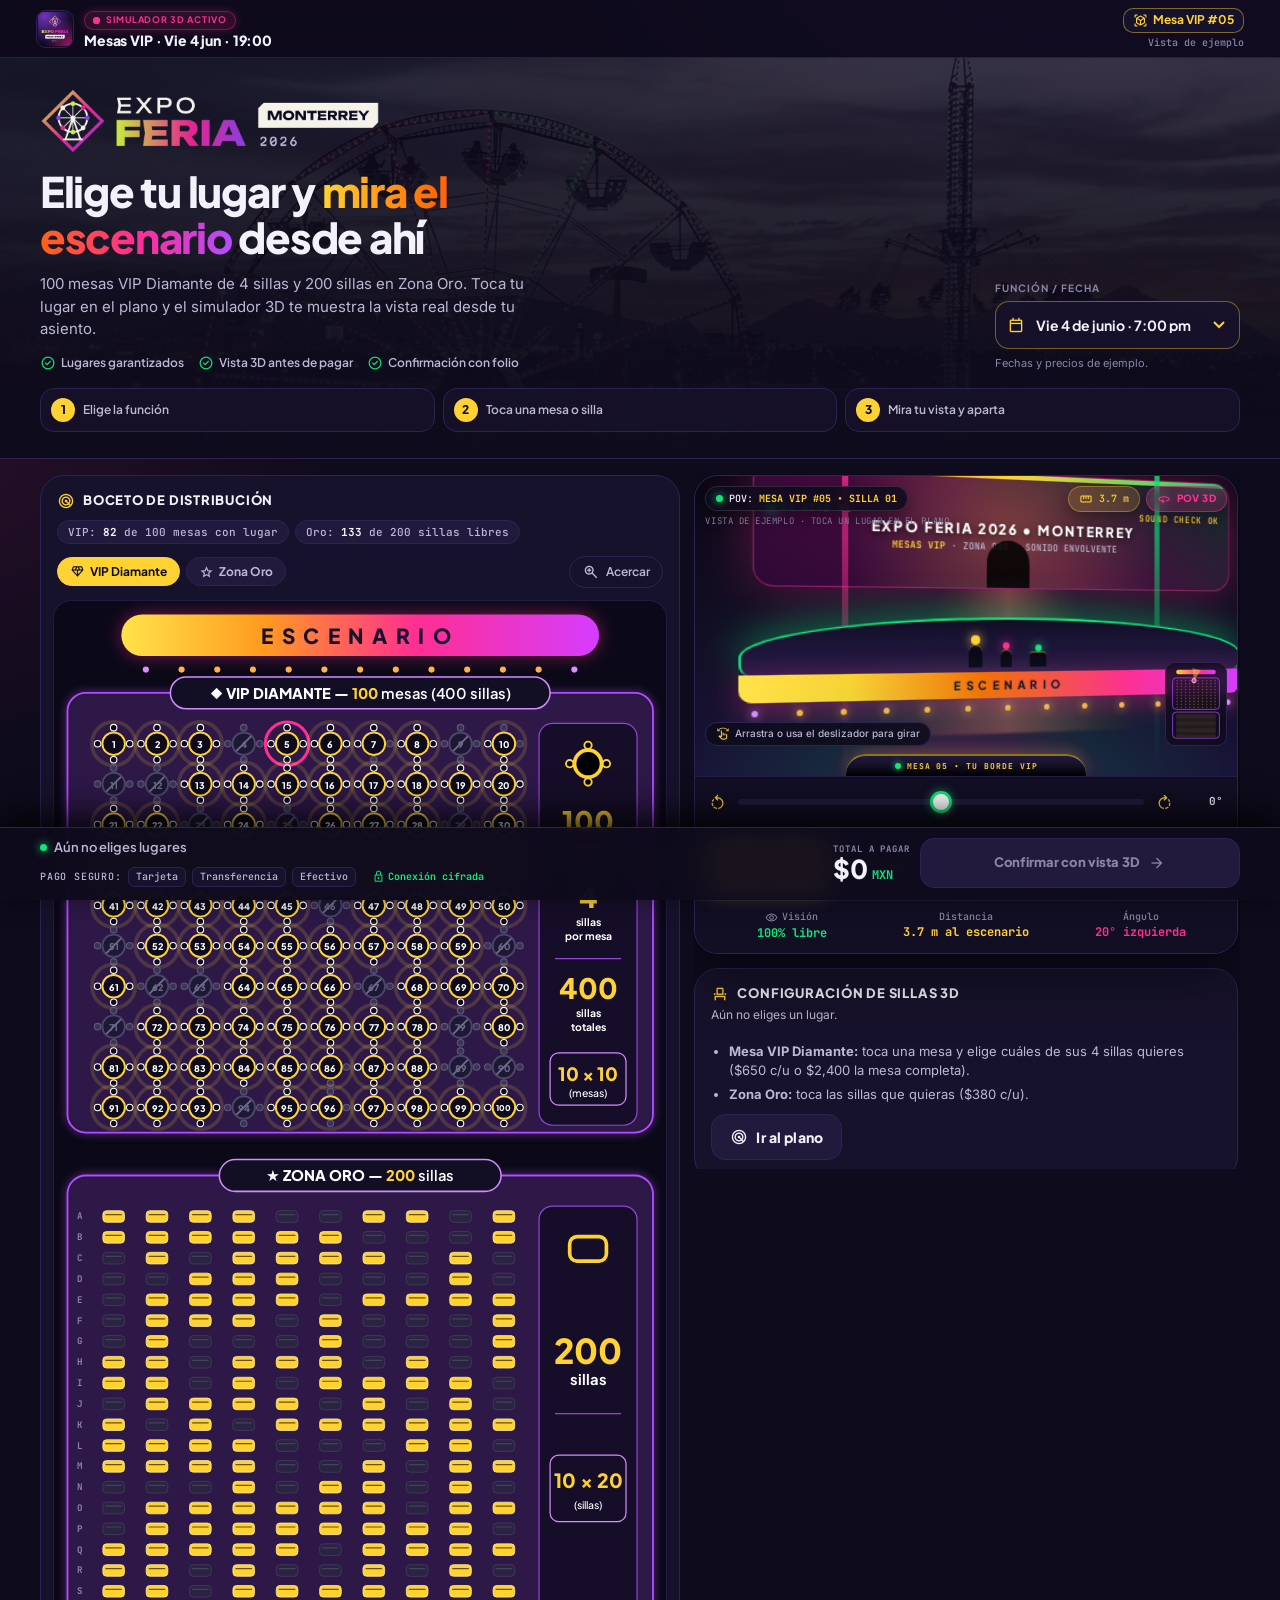
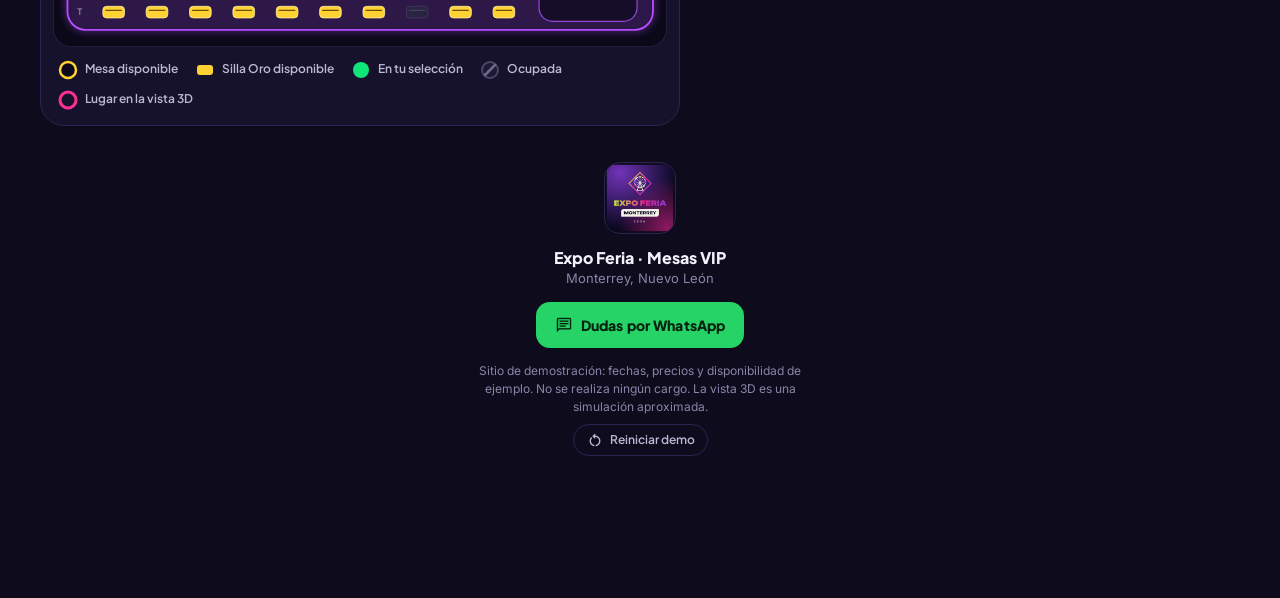
<file: index.html>
<!DOCTYPE html>
<html lang="es-MX">
<head>
  <meta charset="UTF-8">
  <meta name="viewport" content="width=device-width, initial-scale=1, viewport-fit=cover">
  <meta name="theme-color" content="#0e0b1c">
  <meta name="color-scheme" content="dark">
  <title>Mesas VIP · Expo Feria Monterrey</title>
  <meta name="description" content="Aparta tu mesa VIP Diamante o tu silla en Zona Oro para Expo Feria Monterrey y mira el escenario desde tu lugar con el simulador 3D.">
  <link rel="icon" type="image/png" href="assets/expo-feria-icono.png">
  <link rel="preconnect" href="https://fonts.googleapis.com">
  <link rel="preconnect" href="https://fonts.gstatic.com" crossorigin>
  <link rel="stylesheet" href="https://fonts.googleapis.com/css2?family=Inter:wght@400;500;600;700&family=JetBrains+Mono:wght@500;700&family=Plus+Jakarta+Sans:wght@500;600;700;800&display=swap">
  <link rel="stylesheet" href="https://fonts.googleapis.com/css2?family=Material+Symbols+Outlined:opsz,wght,FILL,GRAD@20..48,400,0..1,0&icon_names=360,accessibility_new,add,arrow_forward,calendar_today,center_focus_strong,chair,chat,check_circle,close,confirmation_number,diamond,event_seat,expand_less,fullscreen,liquor,lock,panorama_photosphere,radar,remove,restart_alt,rotate_left,rotate_right,star,straighten,swipe,timer,view_in_ar,visibility,zoom_in,zoom_out&display=block">
  <style>
    /* =========================================================
       TOKENS (paleta nocturna del simulador + neón del boceto)
       ========================================================= */
    :root {
      --noche: #0e0b1c;
      --noche-2: #120e24;
      --tarjeta: #17122b;
      --elevado: #211a3d;
      --borde: #2d2352;
      --linea: rgba(255, 255, 255, .10);
      --texto: #f3f1fa;
      --texto-2: #bcb8d4;
      --texto-3: #8a85a8;
      --rosa: #FF2E93;
      --oro: #FFD233;
      --lima: #10E57A;
      --naranja: #FF6B00;
      --violeta: #B44CFF;
      --ocupado: #2c2645;
      --ocupado-borde: #4b4568;
      --f-titulo: "Plus Jakarta Sans", system-ui, -apple-system, "Segoe UI", sans-serif;
      --f-texto: "Inter", system-ui, -apple-system, "Segoe UI", sans-serif;
      --f-mono: "JetBrains Mono", ui-monospace, "SFMono-Regular", Menlo, monospace;
      --radio: 16px;
      --radio-lg: 24px;
      --alto-barra: 58px;
      --alto-compra: 152px;
      color-scheme: dark;
    }

    *, *::before, *::after { box-sizing: border-box; }
    html { -webkit-text-size-adjust: 100%; scroll-behavior: smooth; }
    body {
      margin: 0;
      min-height: 100vh;
      background:
        radial-gradient(900px 520px at 85% -120px, rgba(180, 76, 255, .22), transparent 70%),
        radial-gradient(700px 480px at -10% 420px, rgba(255, 46, 147, .12), transparent 70%),
        var(--noche);
      color: var(--texto);
      font-family: var(--f-texto);
      font-size: 15px;
      line-height: 1.5;
      -webkit-font-smoothing: antialiased;
      overflow-x: hidden;
    }
    img { max-width: 100%; height: auto; display: block; }
    button, select, input { font: inherit; color: inherit; }
    button { cursor: pointer; }
    button:disabled { cursor: not-allowed; }
    :focus-visible { outline: 2px solid var(--oro); outline-offset: 2px; }
    [hidden] { display: none !important; }
    .sr-only { position: absolute !important; width: 1px; height: 1px; padding: 0; margin: -1px; overflow: hidden; clip: rect(0 0 0 0); white-space: nowrap; border: 0; }
    .ico {
      font-family: "Material Symbols Outlined";
      font-weight: normal; font-style: normal; font-size: 18px; line-height: 1;
      display: inline-block; width: 1em; height: 1em; overflow: hidden;
      letter-spacing: normal; text-transform: none; white-space: nowrap; direction: ltr;
      font-feature-settings: "liga"; -webkit-font-feature-settings: "liga";
      flex: none; vertical-align: middle;
    }
    .mono { font-family: var(--f-mono); }

    .saltar { position: absolute; left: 12px; top: -60px; z-index: 200; background: var(--oro); color: var(--noche); padding: 10px 14px; border-radius: 10px; font-weight: 700; text-decoration: none; }
    .saltar:focus { top: 12px; }

    /* ---------- Piezas comunes ---------- */
    .badge {
      display: inline-flex; align-items: center; gap: 6px;
      padding: 3px 10px; border-radius: 999px;
      font: 700 10px/1.4 var(--f-titulo); letter-spacing: .08em; text-transform: uppercase;
      white-space: nowrap;
    }
    .badge--rosa { color: var(--rosa); background: rgba(255, 46, 147, .14); border: 1px solid rgba(255, 46, 147, .35); box-shadow: 0 0 10px rgba(255, 46, 147, .25); }
    .badge--oro { color: var(--oro); background: rgba(255, 210, 51, .14); border: 1px solid rgba(255, 210, 51, .4); font-family: var(--f-mono); }
    .badge--lima { color: var(--lima); background: rgba(16, 229, 122, .12); border: 1px solid rgba(16, 229, 122, .35); font-family: var(--f-mono); }
    .punto { width: 7px; height: 7px; border-radius: 50%; background: currentColor; flex: none; }
    .punto--vivo { background: var(--lima); box-shadow: 0 0 8px var(--lima); animation: latido 1.6s ease-in-out infinite; }
    .punto--ping { position: relative; }
    .punto--ping::after { content: ""; position: absolute; inset: 0; border-radius: 50%; background: currentColor; animation: ping 1.4s cubic-bezier(0, 0, .2, 1) infinite; }
    @keyframes ping { 75%, 100% { transform: scale(2.4); opacity: 0; } }
    @keyframes latido { 50% { opacity: .45; } }

    .tarjeta {
      background: var(--tarjeta);
      border: 1px solid var(--borde);
      border-radius: var(--radio-lg);
    }
    .seccion-titulo {
      display: flex; align-items: center; gap: 8px;
      margin: 0; font: 800 13px/1.3 var(--f-titulo); letter-spacing: .06em; text-transform: uppercase;
    }
    .seccion-titulo .ico { color: var(--oro); font-size: 18px; }
    .etiqueta { margin: 0; font: 700 10px/1.4 var(--f-titulo); letter-spacing: .1em; text-transform: uppercase; color: var(--texto-3); }

    .btn {
      display: inline-flex; align-items: center; justify-content: center; gap: 8px;
      min-height: 46px; padding: 10px 18px; border-radius: 14px; border: 1px solid transparent;
      font: 800 14px/1.2 var(--f-titulo); letter-spacing: .01em; text-decoration: none;
      transition: transform .12s ease, filter .15s ease, background-color .15s ease, border-color .15s ease;
    }
    .btn:active:not(:disabled) { transform: scale(.98); }
    .btn-primario { background: linear-gradient(90deg, var(--lima), #2feea0 45%, var(--oro)); color: var(--noche); box-shadow: 0 8px 24px rgba(16, 229, 122, .22); }
    .btn-primario:hover:not(:disabled) { filter: brightness(1.08); }
    .btn-primario:disabled { background: var(--elevado); color: var(--texto-3); box-shadow: none; border-color: var(--borde); }
    .btn-secundario { background: var(--elevado); color: var(--texto); border-color: var(--borde); }
    .btn-secundario:hover:not(:disabled) { border-color: rgba(255, 255, 255, .3); }
    .btn-fantasma { background: transparent; color: var(--texto-2); border-color: var(--borde); }
    .btn-fantasma:hover { color: var(--texto); border-color: rgba(255, 255, 255, .3); }
    .btn-whatsapp { background: #25D366; color: #06210f; }
    .btn-mini { background: transparent; border: 1px solid var(--borde); color: var(--texto-2); border-radius: 999px; padding: 6px 12px; font: 600 12px/1 var(--f-titulo); display: inline-flex; align-items: center; gap: 6px; }
    .btn-mini:hover { color: var(--texto); border-color: rgba(255, 255, 255, .3); }

    /* =========================================================
       BARRA SUPERIOR (fija)
       ========================================================= */
    .barra {
      position: sticky; top: 0; z-index: 60;
      height: var(--alto-barra);
      background: rgba(14, 11, 28, .86);
      -webkit-backdrop-filter: blur(16px); backdrop-filter: blur(16px);
      border-bottom: 1px solid rgba(45, 35, 82, .8);
    }
    .barra__fila { max-width: 1240px; height: 100%; margin: 0 auto; padding: 0 16px; display: flex; align-items: center; gap: 10px; }
    .barra__marca { flex: none; width: 38px; height: 38px; border-radius: 10px; overflow: hidden; border: 1px solid var(--borde); }
    .barra__marca img { width: 100%; height: 100%; object-fit: cover; }
    .barra__evento { min-width: 0; flex: 1; }
    .barra__evento .badge { padding: 2px 8px; font-size: 9px; }
    .barra__titulo { margin: 2px 0 0; font: 800 14px/1.2 var(--f-titulo); letter-spacing: -.01em; white-space: nowrap; overflow: hidden; text-overflow: ellipsis; }
    .barra__foco { flex: none; text-align: right; min-width: 0; }
    .chip-foco {
      display: inline-flex; align-items: center; gap: 5px;
      padding: 4px 9px; border-radius: 10px;
      background: var(--tarjeta); border: 1px solid rgba(255, 210, 51, .45);
      color: var(--oro); font: 700 12px/1.2 var(--f-titulo); white-space: nowrap;
    }
    .chip-foco .ico { font-size: 15px; }
    .barra__foco p { margin: 3px 0 0; font: 500 10px/1.2 var(--f-mono); color: var(--texto-3); white-space: nowrap; }

    /* =========================================================
       PORTADA
       ========================================================= */
    .portada { position: relative; isolation: isolate; overflow: hidden; border-bottom: 1px solid var(--borde); }
    .portada::before {
      content: ""; position: absolute; inset: 0; z-index: -2;
      background: url("assets/feria-noche.webp") center 30% / cover no-repeat;
      opacity: .38;
    }
    .portada::after {
      content: ""; position: absolute; inset: 0; z-index: -1;
      background: linear-gradient(180deg, rgba(14, 11, 28, .55) 0%, rgba(14, 11, 28, .82) 55%, var(--noche) 100%);
    }
    .portada__cuerpo { max-width: 1240px; margin: 0 auto; padding: 22px 16px 22px; display: grid; gap: 16px; }
    .portada__logo { width: min(340px, 82vw); }
    .portada h1 { margin: 0; font: 800 clamp(26px, 6.4vw, 42px)/1.08 var(--f-titulo); letter-spacing: -.03em; max-width: 18ch; }
    .degradado { background: linear-gradient(90deg, var(--oro), var(--naranja) 35%, var(--rosa) 70%, var(--violeta)); -webkit-background-clip: text; background-clip: text; color: transparent; }
    .portada__sub { margin: 0; color: var(--texto-2); max-width: 54ch; }
    .portada__controles { display: flex; flex-wrap: wrap; align-items: end; gap: 12px 16px; }
    .selector { display: grid; gap: 6px; min-width: min(100%, 280px); }
    .selector__caja { position: relative; }
    .selector__caja .ico { position: absolute; left: 12px; top: 50%; transform: translateY(-50%); color: var(--oro); pointer-events: none; }
    .selector select {
      width: 100%; min-height: 48px; padding: 10px 40px 10px 40px;
      appearance: none; -webkit-appearance: none;
      background: rgba(23, 18, 43, .92) url("data:image/svg+xml,%3Csvg xmlns='http://www.w3.org/2000/svg' width='12' height='8'%3E%3Cpath d='M1 1l5 5 5-5' fill='none' stroke='%23FFD233' stroke-width='2'/%3E%3C/svg%3E") right 14px center no-repeat;
      border: 1px solid rgba(255, 210, 51, .4); border-radius: 14px;
      font: 700 14px/1.2 var(--f-titulo); color: var(--texto);
    }
    .selector small { color: var(--texto-3); font-size: 11px; }
    .sellos { list-style: none; margin: 0; padding: 0; display: flex; flex-wrap: wrap; gap: 6px 14px; font: 600 12px/1.4 var(--f-titulo); color: var(--texto-2); }
    .sellos li { display: inline-flex; align-items: center; gap: 5px; }
    .sellos .ico { color: var(--lima); font-size: 16px; }
    .pasos { list-style: none; margin: 0; padding: 0; display: grid; grid-template-columns: repeat(3, minmax(0, 1fr)); gap: 8px; }
    .pasos li {
      display: flex; align-items: center; gap: 8px;
      padding: 9px 10px; border-radius: 14px;
      background: rgba(23, 18, 43, .8); border: 1px solid var(--borde);
      font: 600 12px/1.25 var(--f-titulo); color: var(--texto-2);
    }
    .pasos b { flex: none; display: grid; place-items: center; width: 24px; height: 24px; border-radius: 50%; background: var(--oro); color: var(--noche); font: 800 12px/1 var(--f-titulo); }

    /* =========================================================
       DISPOSICIÓN PRINCIPAL
       ========================================================= */
    .principal {
      max-width: 1240px; margin: 0 auto;
      padding: 16px 14px 28px;
      display: grid; gap: 14px;
      grid-template-areas: "pov" "config" "plano" "carrito";
    }
    .area-pov { grid-area: pov; }
    .area-config { grid-area: config; }
    .area-plano { grid-area: plano; }
    .area-carrito { grid-area: carrito; }
    .columna { display: grid; gap: 14px; align-content: start; min-width: 0; }
    [id] { scroll-margin-top: calc(var(--alto-barra) + 10px); }

    @media (min-width: 1000px) {
      .principal {
        grid-template-columns: minmax(0, 1.08fr) minmax(380px, .92fr);
        grid-template-areas: "plano lateral";
        align-items: start;
        padding-left: 20px; padding-right: 20px;
      }
      .columna--lateral {
        grid-area: lateral;
        position: sticky; top: calc(var(--alto-barra) + 14px);
        max-height: calc(100vh - var(--alto-barra) - var(--alto-compra) - 36px);
        overflow-y: auto; overscroll-behavior: contain;
        scrollbar-width: thin; scrollbar-color: var(--borde) transparent;
        padding-right: 2px;
      }
      .area-pov, .area-config, .area-carrito { grid-area: auto; }
      .portada__cuerpo { grid-template-columns: 1fr auto; align-items: end; padding: 30px 20px 26px; }
      .portada__texto { display: grid; gap: 14px; }
      .portada__lado { display: grid; gap: 14px; justify-items: end; }
      .pasos { grid-column: 1 / -1; }
    }
    @media (max-width: 999px) {
      .columna--lateral { display: contents; }
      .portada__texto, .portada__lado { display: grid; gap: 14px; }
    }

    /* =========================================================
       SIMULADOR POV 3D
       ========================================================= */
    .pov { position: relative; overflow: hidden; border-radius: var(--radio-lg); border: 1px solid var(--borde); background: linear-gradient(180deg, #191338, var(--tarjeta) 55%, var(--noche)); box-shadow: 0 24px 60px rgba(0, 0, 0, .45); }
    .pov__hud { position: absolute; top: 10px; left: 10px; right: 10px; z-index: 30; display: flex; justify-content: space-between; align-items: flex-start; gap: 6px; pointer-events: none; }
    .pill {
      display: inline-flex; align-items: center; gap: 6px;
      padding: 5px 10px; border-radius: 999px;
      font: 500 10px/1.3 var(--f-mono); color: var(--texto);
      background: rgba(14, 11, 28, .86); border: 1px solid rgba(255, 255, 255, .12);
      -webkit-backdrop-filter: blur(8px); backdrop-filter: blur(8px);
      box-shadow: 0 6px 16px rgba(0, 0, 0, .35);
    }
    .pill strong { color: var(--oro); font-weight: 700; }
    .pill .ico { font-size: 14px; }
    .pill--rosa { color: var(--rosa); background: rgba(255, 46, 147, .18); border-color: rgba(255, 46, 147, .45); font-family: var(--f-titulo); font-weight: 800; letter-spacing: .04em; }
    .pill--oro { color: var(--oro); background: rgba(255, 210, 51, .14); border-color: rgba(255, 210, 51, .35); }
    .pov__hud-der { display: flex; gap: 6px; flex-wrap: wrap; justify-content: flex-end; }
    .pov__ejemplo { display: block; margin-top: 4px; color: var(--texto-3); font-size: 9px; letter-spacing: .06em; }

    .pov__vista {
      position: relative; height: 264px; overflow: hidden;
      perspective: 900px;
      background: linear-gradient(180deg, #090714 0%, #120e24 52%, #191338 100%);
      touch-action: pan-y; cursor: grab; user-select: none; -webkit-user-select: none;
    }
    .pov__vista.arrastrando { cursor: grabbing; }
    .pov__mundo {
      position: absolute; inset: 0;
      transform-origin: 50% 44%;
      transition: transform .55s cubic-bezier(.2, .7, .2, 1), opacity .35s ease;
      will-change: transform;
    }
    .pov__vista.arrastrando .pov__mundo, .pov__vista.arrastrando .pov__frente { transition: none; }
    .truss { position: absolute; top: 0; left: 4%; right: 4%; height: 10px; background: repeating-linear-gradient(90deg, #2a2148 0 6px, #171130 6px 12px); border-bottom: 1px solid #3a2f63; }
    .pantalla {
      position: absolute; top: 18px; left: 50%; transform: translateX(-50%);
      width: 78%; height: 98px; border-radius: 16px; overflow: hidden;
      border: 1px solid rgba(255, 46, 147, .45);
      background: linear-gradient(35deg, #2d0935, #4d0b43 50%, #122b2a);
      box-shadow: 0 0 44px rgba(255, 46, 147, .35);
      display: flex; flex-direction: column; align-items: center; justify-content: center; text-align: center; gap: 3px;
      padding: 8px 10px;
    }
    .pantalla::before { content: ""; position: absolute; inset: 0; background: radial-gradient(circle at center, rgba(255, 210, 51, .25), transparent 65%); }
    .pantalla::after { content: ""; position: absolute; top: 0; left: 0; right: 0; height: 4px; background: linear-gradient(90deg, var(--rosa), var(--oro), var(--lima)); }
    .pantalla > * { position: relative; z-index: 1; }
    .pantalla__fila { display: flex; justify-content: space-between; width: 100%; font: 700 8px/1 var(--f-mono); letter-spacing: .08em; text-transform: uppercase; }
    .pantalla__fila span:first-child { color: var(--lima); display: inline-flex; align-items: center; gap: 4px; }
    .pantalla__fila span:last-child { color: var(--oro); }
    .pantalla__titulo { font: 800 12px/1.2 var(--f-titulo); letter-spacing: .14em; text-transform: uppercase; color: #fff; text-shadow: 0 2px 6px rgba(0, 0, 0, .7); }
    .pantalla__sub { font: 500 8px/1.2 var(--f-mono); color: var(--texto-2); }
    .pantalla__sub b { color: var(--oro); }
    .silueta-dj { position: absolute; bottom: 0; left: 50%; transform: translateX(-50%); width: 38px; height: 40px; border-radius: 40px 40px 0 0; background: rgba(0, 0, 0, .85); filter: blur(.5px); }

    .laser { position: absolute; top: 4px; width: 5px; height: 270px; transform-origin: top center; filter: blur(.7px); pointer-events: none; }
    .laser--rosa { left: 24%; background: linear-gradient(180deg, rgba(255, 46, 147, .85), rgba(255, 46, 147, .1) 75%, transparent); animation: barrido-izq 4s ease-in-out infinite alternate; }
    .laser--lima { right: 24%; background: linear-gradient(180deg, rgba(16, 229, 122, .85), rgba(16, 229, 122, .1) 75%, transparent); animation: barrido-der 4.5s ease-in-out infinite alternate; }
    @keyframes barrido-izq { 0% { transform: rotate(-24deg); opacity: .8; } 100% { transform: rotate(-10deg); opacity: 1; } }
    @keyframes barrido-der { 0% { transform: rotate(24deg); opacity: .8; } 100% { transform: rotate(11deg); opacity: 1; } }
    .haz { position: absolute; top: 8px; left: 50%; transform: translateX(-50%); width: 240px; height: 230px; background: conic-gradient(from 0deg at 50% 0%, transparent 42%, rgba(255, 210, 51, .2) 50%, transparent 58%); filter: blur(1px); pointer-events: none; }
    .haz--rosa { width: 360px; background: conic-gradient(from 0deg at 50% 0%, transparent 44%, rgba(255, 46, 147, .2) 50%, transparent 56%); }

    .escenario3d {
      position: absolute; left: 50%; top: 128px; transform: translateX(-50%);
      width: 82%; max-width: 560px;
    }
    .escenario3d__piso {
      height: 46px; border-radius: 50% 50% 8px 8px / 70% 70% 8px 8px;
      background: linear-gradient(0deg, #251b44, #1a1435 60%, #120e24);
      border: 2px solid var(--lima); border-bottom: 0;
      box-shadow: 0 -6px 30px rgba(16, 229, 122, .4);
      display: flex; align-items: flex-end; justify-content: center; gap: 16px; padding-bottom: 4px;
    }
    .artista { display: flex; flex-direction: column; align-items: center; }
    .artista i { width: 8px; height: 8px; border-radius: 50%; background: var(--oro); box-shadow: 0 0 8px var(--oro); }
    .artista b { width: 12px; height: 19px; border-radius: 6px 6px 0 0; background: #0b0918; border-top: 1px solid rgba(255, 210, 51, .5); }
    .artista:nth-child(2) i { background: var(--rosa); box-shadow: 0 0 8px var(--rosa); width: 6px; height: 6px; }
    .artista:nth-child(2) b { height: 15px; width: 10px; }
    .artista:nth-child(3) i { background: var(--lima); box-shadow: 0 0 8px var(--lima); width: 6px; height: 6px; }
    .artista:nth-child(3) b { height: 13px; width: 15px; border-radius: 3px 3px 0 0; }
    .escenario3d__frente {
      height: 22px; border-radius: 0 0 10px 10px;
      background: linear-gradient(90deg, #ffe34a, var(--oro) 20%, var(--naranja) 45%, var(--rosa) 75%, #d63cff);
      display: grid; place-items: center;
      font: 800 10px/1 var(--f-titulo); letter-spacing: .45em; color: #1a0f2e; text-indent: .45em;
      box-shadow: 0 6px 24px rgba(255, 46, 147, .45);
    }
    .escenario3d__luces { display: flex; justify-content: space-between; padding: 6px 10px 0; }
    .escenario3d__luces i { width: 5px; height: 5px; border-radius: 50%; background: #ffb347; box-shadow: 0 0 8px #ffb347; }
    .escenario3d__luces i:first-child, .escenario3d__luces i:last-child { background: #e08cff; box-shadow: 0 0 8px #e08cff; }

    .pov__piso { position: absolute; left: 0; right: 0; bottom: 0; height: 120px; background: radial-gradient(ellipse at 50% 100%, rgba(255, 46, 147, .28), rgba(16, 229, 122, .1) 38%, rgba(14, 11, 28, 0) 75%); pointer-events: none; }
    .pov__frente { position: absolute; inset: 0; pointer-events: none; transition: transform .55s cubic-bezier(.2, .7, .2, 1); z-index: 12; }
    .cabeza { position: absolute; bottom: 0; border-radius: 48% 48% 10px 10px / 58% 58% 10px 10px; background: linear-gradient(180deg, #120e24, #07050f); border-top: 1px solid rgba(255, 255, 255, .06); }
    .cabeza::before { content: ""; position: absolute; left: 50%; transform: translateX(-50%); bottom: 72%; width: 46%; aspect-ratio: 1 / 1.15; border-radius: 50%; background: #0d0a1b; border-top: 1px solid rgba(255, 46, 147, .18); }
    .mesa-frente { position: absolute; bottom: 0; height: 20px; border-radius: 50% 50% 0 0 / 100% 100% 0 0; background: linear-gradient(0deg, #05040b, #1d1636); border-top: 2px solid rgba(255, 210, 51, .35); }

    .pov__atras { position: absolute; inset: 0; opacity: 0; transition: opacity .35s ease; pointer-events: none; z-index: 5; display: grid; place-items: center; }
    .pov__atras.visible { opacity: 1; }
    .pov__atras svg { position: absolute; inset: 0; width: 100%; height: 100%; }
    .pov__atras p { position: relative; margin: 0; padding: 6px 12px; border-radius: 999px; background: rgba(14, 11, 28, .85); border: 1px solid var(--borde); font: 600 11px/1.3 var(--f-titulo); color: var(--texto-2); }

    .pov__borde {
      position: absolute; left: 50%; bottom: 0; transform: translateX(-50%); z-index: 20;
      width: min(240px, 62%); height: 22px; border-radius: 20px 20px 0 0;
      background: linear-gradient(0deg, #000, var(--tarjeta) 60%, var(--elevado));
      border-top: 2px solid rgba(255, 210, 51, .55);
      box-shadow: 0 -4px 14px rgba(255, 210, 51, .2);
      display: flex; align-items: center; justify-content: center; gap: 6px;
      font: 700 8px/1 var(--f-mono); letter-spacing: .12em; text-transform: uppercase; color: var(--oro);
    }
    .pov__borde::before { content: ""; width: 6px; height: 6px; border-radius: 50%; background: var(--lima); box-shadow: 0 0 6px var(--lima); }

    .pov__radar {
      position: absolute; right: 10px; bottom: 30px; z-index: 22;
      width: 62px; height: 84px; padding: 3px;
      border-radius: 10px; background: rgba(14, 11, 28, .82); border: 1px solid var(--borde);
      -webkit-backdrop-filter: blur(6px); backdrop-filter: blur(6px);
    }
    .pov__radar svg { width: 100%; height: 100%; display: block; }
    .pov__pista {
      position: absolute; left: 10px; bottom: 30px; z-index: 22;
      display: inline-flex; align-items: center; gap: 5px;
      max-width: calc(100% - 96px);
      padding: 4px 10px; border-radius: 999px;
      background: rgba(14, 11, 28, .85); border: 1px solid var(--borde);
      font: 500 10px/1.3 var(--f-texto); color: var(--texto-2);
    }
    .pov__pista .ico { color: var(--oro); font-size: 14px; }
    .pov__cerrar {
      position: absolute; right: 10px; top: 52px; z-index: 40;
      display: none; align-items: center; gap: 4px; padding: 7px 12px; border-radius: 999px;
      background: rgba(14, 11, 28, .9); border: 1px solid var(--borde); color: var(--texto); font: 700 12px/1 var(--f-titulo);
    }

    .pov__giro { display: flex; align-items: center; gap: 10px; padding: 9px 14px; background: var(--noche-2); border-top: 1px solid rgba(45, 35, 82, .7); }
    .pov__giro .ico { color: var(--oro); font-size: 17px; }
    .pov__giro output { min-width: 40px; text-align: right; font: 700 11px/1 var(--f-mono); }
    input[type="range"] { flex: 1; min-width: 0; height: 28px; background: transparent; -webkit-appearance: none; appearance: none; }
    input[type="range"]::-webkit-slider-runnable-track { height: 6px; border-radius: 6px; background: var(--elevado); }
    input[type="range"]::-moz-range-track { height: 6px; border-radius: 6px; background: var(--elevado); }
    input[type="range"]::-webkit-slider-thumb { -webkit-appearance: none; width: 22px; height: 22px; margin-top: -8px; border-radius: 50%; background: #fff; border: 3px solid var(--lima); box-shadow: 0 0 10px rgba(16, 229, 122, .6); }
    input[type="range"]::-moz-range-thumb { width: 16px; height: 16px; border-radius: 50%; background: #fff; border: 3px solid var(--lima); box-shadow: 0 0 10px rgba(16, 229, 122, .6); }

    .pov__modos { display: grid; grid-template-columns: repeat(4, minmax(0, 1fr)); gap: 6px; padding: 10px; background: rgba(23, 18, 43, .92); border-top: 1px solid rgba(45, 35, 82, .8); }
    .pov__modos button {
      display: grid; justify-items: center; gap: 3px;
      min-height: 52px; padding: 7px 4px; border-radius: 14px;
      background: var(--elevado); border: 1px solid var(--borde); color: var(--texto-2);
      font: 700 11px/1.15 var(--f-titulo);
    }
    .pov__modos button .ico { font-size: 19px; }
    .pov__modos button:hover { color: var(--texto); }
    .pov__modos button[aria-pressed="true"] { background: var(--oro); border-color: var(--oro); color: var(--noche); box-shadow: 0 6px 18px rgba(255, 210, 51, .3); }

    .pov__datos { margin: 0; display: grid; grid-template-columns: repeat(3, minmax(0, 1fr)); gap: 6px; padding: 10px 12px 12px; background: var(--noche-2); border-top: 1px solid rgba(45, 35, 82, .6); text-align: center; }
    .pov__datos div { display: grid; gap: 2px; }
    .pov__datos dt { font: 500 10px/1.2 var(--f-mono); color: var(--texto-3); display: inline-flex; align-items: center; justify-content: center; gap: 4px; }
    .pov__datos dt .ico { font-size: 13px; }
    .pov__datos dd { margin: 0; font: 700 12px/1.25 var(--f-mono); }
    .dato-lima { color: var(--lima); }
    .dato-oro { color: var(--oro); }
    .dato-rosa { color: var(--rosa); }

    /* Modo inmersivo (pantalla completa simulada; sirve también en iPhone) */
    .pov.inmersivo { position: fixed; inset: 0; z-index: 150; border-radius: 0; border: 0; display: flex; flex-direction: column; }
    .pov.inmersivo .pov__vista { flex: 1; height: auto; }
    .pov.inmersivo .pov__cerrar { display: inline-flex; }
    .pov.inmersivo .pov__mundo { inset: auto 0; top: calc(50% - 170px); height: 300px; }
    .pov.inmersivo .pov__cerrar { top: auto; bottom: 64px; left: 50%; right: auto; transform: translateX(-50%); }
    body.bloqueado { overflow: hidden; }

    /* =========================================================
       CONFIGURADOR DE SILLAS 3D
       ========================================================= */
    .config { padding: 16px; display: grid; gap: 14px; }
    .config__cabecera { display: flex; justify-content: space-between; align-items: flex-start; gap: 10px; }
    .config__cabecera p { margin: 3px 0 0; font-size: 12px; color: var(--texto-2); }
    .vacio-config { display: grid; gap: 10px; justify-items: start; padding: 4px 0; color: var(--texto-2); font-size: 14px; }
    .vacio-config p { margin: 0; }
    .vacio-config ul { margin: 0; padding-left: 18px; display: grid; gap: 4px; font-size: 13px; }

    .disco { position: relative; display: grid; place-items: center; padding: 6px 0 2px; }
    .disco__caja { position: relative; width: 210px; height: 178px; display: grid; place-items: center; }
    .disco__base {
      position: absolute; inset: 6px 0;
      border-radius: 50%; border: 2px dashed var(--borde);
      background: radial-gradient(circle at 50% 35%, var(--elevado), var(--noche) 70%, #100c22);
      transform: rotateX(48deg);
      box-shadow: 0 18px 34px rgba(0, 0, 0, .6), 0 0 26px rgba(255, 210, 51, .16);
    }
    .disco__mesa {
      position: relative; z-index: 2; width: 74px; height: 74px; border-radius: 50%;
      background: var(--noche); border: 2px solid rgba(255, 210, 51, .85);
      box-shadow: 0 0 22px rgba(255, 210, 51, .25);
      display: grid; place-content: center; text-align: center; gap: 1px;
    }
    .disco__mesa span:nth-child(1) { font: 700 9px/1 var(--f-titulo); letter-spacing: .1em; color: var(--texto-3); }
    .disco__mesa span:nth-child(2) { font: 800 22px/1 var(--f-titulo); }
    .disco__mesa span:nth-child(3) { font: 700 8px/1 var(--f-mono); color: var(--lima); letter-spacing: .06em; }
    .asiento {
      position: absolute; z-index: 3;
      width: 46px; height: 46px; border-radius: 50%;
      display: grid; place-items: center;
      font: 800 13px/1 var(--f-titulo);
      border: 2px solid var(--oro); background: rgba(255, 210, 51, .12); color: var(--oro);
      transition: transform .12s ease, background-color .15s ease, box-shadow .15s ease;
    }
    .asiento:hover:not(:disabled) { box-shadow: 0 0 0 4px rgba(255, 210, 51, .18); }
    .asiento:active:not(:disabled) { transform: scale(.92); }
    .asiento[aria-pressed="true"] { background: var(--lima); border-color: var(--lima); color: var(--noche); box-shadow: 0 0 16px rgba(16, 229, 122, .7); }
    .asiento:disabled { background: var(--ocupado); border-color: var(--ocupado-borde); color: #6f6a8c; text-decoration: line-through; }
    .asiento--1 { top: -4px; left: 50%; margin-left: -23px; }
    .asiento--2 { right: -2px; top: 50%; margin-top: -23px; }
    .asiento--3 { bottom: -4px; left: 50%; margin-left: -23px; }
    .asiento--4 { left: -2px; top: 50%; margin-top: -23px; }

    .leyenda-mini { display: flex; flex-wrap: wrap; align-items: center; justify-content: space-between; gap: 8px; padding-top: 12px; border-top: 1px solid rgba(45, 35, 82, .8); font: 600 12px/1.2 var(--f-titulo); }
    .leyenda-mini ul { list-style: none; margin: 0; padding: 0; display: flex; flex-wrap: wrap; gap: 10px; }
    .leyenda-mini li { display: inline-flex; align-items: center; gap: 5px; }
    .bolita { width: 11px; height: 11px; border-radius: 50%; flex: none; }
    .bolita--sel { background: var(--lima); box-shadow: 0 0 6px var(--lima); }
    .bolita--libre { background: rgba(255, 210, 51, .15); border: 2px solid var(--oro); }
    .bolita--ocu { background: var(--ocupado); border: 2px solid var(--ocupado-borde); }
    .btn-mesa { padding: 7px 12px; border-radius: 10px; background: rgba(255, 107, 0, .14); border: 1px solid rgba(255, 107, 0, .45); color: #ffa66b; font: 800 12px/1.2 var(--f-titulo); }
    .btn-mesa:hover:not(:disabled) { background: var(--naranja); color: #fff; }
    .btn-mesa[aria-pressed="true"] { background: rgba(16, 229, 122, .14); border-color: rgba(16, 229, 122, .45); color: var(--lima); }
    .btn-mesa:disabled { opacity: .45; }

    .precios { margin: 0; display: grid; grid-template-columns: 1fr 1fr; gap: 8px; }
    .precios div { padding: 10px 12px; border-radius: 14px; background: var(--elevado); border: 1px solid var(--borde); }
    .precios dt { font: 600 11px/1.2 var(--f-titulo); color: var(--texto-3); }
    .precios dd { margin: 4px 0 0; font: 800 17px/1.1 var(--f-titulo); }
    .precios small { font: 500 11px var(--f-texto); color: var(--texto-3); }
    .pista { margin: 0; font-size: 12px; color: var(--texto-3); }
    .pista--alerta { color: #ffa66b; }

    .extras { display: grid; gap: 8px; padding-top: 12px; border-top: 1px solid rgba(45, 35, 82, .8); }
    .extras__grid { display: grid; grid-template-columns: 1fr 1fr; gap: 8px; }
    .extra { display: flex; align-items: center; gap: 9px; padding: 9px 10px; border-radius: 12px; background: var(--elevado); border: 1px solid var(--borde); cursor: pointer; transition: border-color .15s ease; }
    .extra:hover { border-color: rgba(255, 210, 51, .5); }
    .extra input { width: 20px; height: 20px; accent-color: var(--lima); flex: none; margin: 0; }
    .extra span { display: grid; gap: 2px; font: 700 12px/1.2 var(--f-titulo); }
    .extra small { font: 700 10px/1 var(--f-mono); color: var(--oro); }
    .extra:has(input:disabled) { opacity: .5; cursor: not-allowed; }

    .subtotal { display: flex; justify-content: space-between; align-items: baseline; gap: 10px; padding: 11px 14px; border-radius: 14px; background: var(--noche-2); border: 1px solid var(--borde); font-size: 13px; color: var(--texto-2); }
    .subtotal strong { font: 800 19px/1 var(--f-titulo); color: var(--texto); }
    .acciones { display: flex; flex-wrap: wrap; gap: 8px; }
    .acciones .btn { flex: 1 1 140px; }

    .oro-ficha { display: grid; grid-template-columns: auto 1fr; gap: 14px; align-items: center; }
    .oro-ficha__icono { width: 64px; height: 64px; border-radius: 18px; display: grid; place-items: center; background: rgba(255, 210, 51, .12); border: 2px solid var(--oro); color: var(--oro); }
    .oro-ficha__icono .ico { font-size: 34px; }
    .oro-ficha__icono.sel { background: var(--lima); border-color: var(--lima); color: var(--noche); box-shadow: 0 0 18px rgba(16, 229, 122, .5); }
    .oro-ficha__icono.ocu { background: var(--ocupado); border-color: var(--ocupado-borde); color: #6f6a8c; }
    .oro-ficha h3 { margin: 0; font: 800 20px/1.15 var(--f-titulo); }
    .oro-ficha p { margin: 4px 0 0; font-size: 13px; color: var(--texto-2); }

    /* =========================================================
       PLANO (boceto de distribución)
       ========================================================= */
    .plano-tarjeta { padding: 16px 12px 14px; display: grid; gap: 12px; }
    .plano-cabecera { display: flex; flex-wrap: wrap; justify-content: space-between; align-items: center; gap: 10px; padding: 0 4px; }
    .contadores { list-style: none; margin: 0; padding: 0; display: flex; flex-wrap: wrap; gap: 6px; }
    .contadores li { padding: 4px 10px; border-radius: 999px; background: var(--elevado); border: 1px solid var(--borde); font: 500 11px/1.3 var(--f-mono); color: var(--texto-2); }
    .contadores b { color: var(--texto); }
    .plano-herramientas { display: flex; flex-wrap: wrap; justify-content: space-between; align-items: center; gap: 8px; padding: 0 4px; }
    .zonas-rapidas { display: flex; gap: 6px; overflow-x: auto; scrollbar-width: none; }
    .zonas-rapidas::-webkit-scrollbar { display: none; }
    .zonas-rapidas button { white-space: nowrap; padding: 6px 12px; border-radius: 999px; background: var(--elevado); border: 1px solid var(--borde); color: var(--texto-2); font: 700 12px/1 var(--f-titulo); display: inline-flex; align-items: center; gap: 5px; }
    .zonas-rapidas button .ico { font-size: 15px; }
    .zonas-rapidas button:first-child { background: var(--oro); border-color: var(--oro); color: var(--noche); }
    .zonas-rapidas button:hover { color: var(--texto); }
    .zonas-rapidas button:first-child:hover { color: var(--noche); filter: brightness(1.05); }

    .plano-scroll { position: relative; overflow: auto; border-radius: 18px; background: #0b0918; border: 1px solid rgba(45, 35, 82, .7); overscroll-behavior: contain; max-height: none; }
    .plano-scroll.acercado { max-height: 72vh; }
    .plano { display: block; width: 100%; height: auto; }
    .plano-scroll.acercado .plano { width: 210%; }
    @media (min-width: 700px) { .plano-scroll.acercado .plano { width: 160%; } }

    .leyenda { list-style: none; margin: 0; padding: 0 4px; display: flex; flex-wrap: wrap; gap: 8px 16px; font: 600 12px/1.2 var(--f-titulo); color: var(--texto-2); }
    .leyenda li { display: inline-flex; align-items: center; gap: 6px; }
    .leyenda svg { flex: none; }

    /* Elementos SVG del plano */
    .escenario-barra { filter: drop-shadow(0 0 14px rgba(255, 46, 147, .45)); }
    .escenario-texto { font: 800 34px var(--f-titulo); letter-spacing: 14px; fill: #1a0f2e; text-anchor: middle; dominant-baseline: central; }
    .luz { fill: #ffb347; }
    .luz--v { fill: #e08cff; }
    .marco { fill: rgba(23, 18, 43, .45); stroke: var(--violeta); stroke-width: 3; filter: drop-shadow(0 0 7px rgba(180, 76, 255, .7)); }
    .pastilla { fill: #120e24; stroke: #d48bff; stroke-width: 2.5; }
    .pastilla-texto { font: 800 24px var(--f-titulo); fill: #fff; text-anchor: middle; dominant-baseline: central; }
    .pastilla-texto .acento { fill: var(--oro); }
    .pastilla-texto .suave { font-weight: 600; }
    .subpastilla { font: 600 15px var(--f-mono); fill: var(--texto-3); text-anchor: middle; }
    .panel-lado { fill: rgba(14, 11, 28, .7); stroke: #8f45d6; stroke-width: 2; }
    .panel-num { font: 800 46px var(--f-titulo); fill: var(--oro); text-anchor: middle; }
    .panel-txt { font: 700 17px var(--f-titulo); fill: #fff; text-anchor: middle; }
    .panel-linea { stroke: #8f45d6; stroke-width: 2; }
    .panel-caja { fill: none; stroke: #d48bff; stroke-width: 2; }
    .fila-letra { font: 700 15px var(--f-mono); fill: var(--texto-3); text-anchor: middle; dominant-baseline: central; }

    .mesa { cursor: pointer; }
    .mesa .mesa-halo { fill: none; stroke: rgba(255, 210, 51, .16); stroke-width: 6; }
    .mesa .mesa-cuerpo { fill: #0d0a1b; stroke: var(--oro); stroke-width: 3.2; transition: fill .15s ease; }
    .mesa .mesa-num { font: 800 15px var(--f-titulo); fill: #fff; text-anchor: middle; dominant-baseline: central; pointer-events: none; }
    .mesa .silla-v { fill: #0d0a1b; stroke: #fff; stroke-width: 1.8; }
    .mesa .silla-v.ocu { fill: #3b3555; stroke: #5d587a; }
    .mesa .silla-v.sel { fill: var(--lima); stroke: var(--lima); }
    .mesa .mesa-tache { stroke: #6f6a8c; stroke-width: 3; stroke-linecap: round; display: none; }
    .mesa:hover .mesa-cuerpo { fill: #241c44; }
    .mesa.seleccionada .mesa-cuerpo { fill: var(--lima); stroke: var(--lima); }
    .mesa.seleccionada .mesa-num { fill: var(--noche); }
    .mesa.seleccionada .mesa-halo { stroke: rgba(16, 229, 122, .35); }
    .mesa.ocupada { cursor: not-allowed; }
    .mesa.ocupada .mesa-cuerpo { fill: #1d1833; stroke: #4b4568; }
    .mesa.ocupada .mesa-num { fill: #6f6a8c; }
    .mesa.ocupada .mesa-halo { stroke: transparent; }
    .mesa.ocupada .mesa-tache { display: inline; }
    .mesa.foco .mesa-halo { stroke: var(--rosa); stroke-width: 5; animation: halo 1.4s ease-in-out infinite; }
    .mesa:focus { outline: none; }
    .mesa:focus-visible .mesa-halo { stroke: #fff; stroke-width: 4; animation: none; }
    @keyframes halo { 50% { stroke-opacity: .35; } }

    .oro { cursor: pointer; }
    .oro .oro-golpe { fill: transparent; }
    .oro .oro-cuerpo { fill: var(--oro); stroke: #fff2a8; stroke-width: 1.2; transition: fill .15s ease; }
    .oro .oro-respaldo { stroke: #6b5200; stroke-width: 2; stroke-linecap: round; }
    .oro:hover .oro-cuerpo { fill: #ffe57a; }
    .oro.sel .oro-cuerpo { fill: var(--lima); stroke: #b6ffd8; }
    .oro.sel .oro-respaldo { stroke: #04532b; }
    .oro.ocupada { cursor: not-allowed; }
    .oro.ocupada .oro-cuerpo { fill: #2a2442; stroke: #46405f; }
    .oro.ocupada .oro-respaldo { stroke: #46405f; }
    .oro.foco .oro-golpe { fill: none; stroke: var(--rosa); stroke-width: 3; animation: halo 1.4s ease-in-out infinite; }
    .oro:focus { outline: none; }
    .oro:focus-visible .oro-golpe { fill: none; stroke: #fff; stroke-width: 3; animation: none; }

    /* =========================================================
       CARRITO
       ========================================================= */
    .carrito { padding: 16px; display: grid; gap: 12px; }
    .carrito__lista { list-style: none; margin: 0; padding: 0; display: grid; gap: 8px; }
    .carrito__fila { display: grid; grid-template-columns: 1fr auto auto; align-items: center; gap: 8px; padding: 8px 8px 8px 12px; border-radius: 14px; background: var(--elevado); border: 1px solid var(--borde); }
    .carrito__fila.es-foco { border-color: rgba(255, 46, 147, .55); }
    .carrito__abrir { text-align: left; background: none; border: 0; padding: 2px 0; display: grid; gap: 2px; min-width: 0; }
    .carrito__abrir strong { font: 800 14px/1.2 var(--f-titulo); }
    .carrito__abrir span { font-size: 12px; color: var(--texto-2); }
    .carrito__precio { font: 800 14px/1 var(--f-titulo); }
    .carrito__quitar { width: 36px; height: 36px; border-radius: 10px; border: 1px solid var(--borde); background: var(--tarjeta); color: var(--texto-2); display: grid; place-items: center; }
    .carrito__quitar:hover { color: var(--rosa); border-color: rgba(255, 46, 147, .5); }
    .carrito__vacio { margin: 0; color: var(--texto-2); font-size: 14px; }
    .total-linea { display: flex; justify-content: space-between; align-items: baseline; padding-top: 10px; border-top: 1px dashed rgba(255, 255, 255, .16); font: 700 13px var(--f-titulo); color: var(--texto-2); }
    .total-linea strong { font: 800 22px/1 var(--f-titulo); color: var(--texto); }

    /* =========================================================
       BARRA DE COMPRA (fija abajo)
       ========================================================= */
    .compra {
      position: fixed; left: 0; right: 0; bottom: 0; z-index: 70;
      background: rgba(14, 11, 28, .95);
      -webkit-backdrop-filter: blur(16px); backdrop-filter: blur(16px);
      border-top: 1px solid var(--borde);
      box-shadow: 0 -12px 35px rgba(0, 0, 0, .85);
      padding: 10px 16px calc(12px + env(safe-area-inset-bottom));
    }
    .compra__cuerpo { max-width: 760px; margin: 0 auto; display: grid; gap: 8px; }
    .compra__fila { display: flex; justify-content: space-between; align-items: center; gap: 10px; }
    .compra__resumen { display: flex; align-items: center; gap: 7px; min-width: 0; font: 600 13px/1.3 var(--f-titulo); color: var(--texto-2); }
    .compra__resumen span:last-child { overflow: hidden; text-overflow: ellipsis; white-space: nowrap; }
    .temporizador { display: inline-flex; align-items: center; gap: 4px; padding: 3px 9px; border-radius: 999px; background: var(--tarjeta); border: 1px solid rgba(255, 46, 147, .35); color: var(--rosa); font: 700 12px/1.2 var(--f-mono); box-shadow: 0 0 8px rgba(255, 46, 147, .2); flex: none; }
    .temporizador .ico { font-size: 15px; }
    .temporizador.urgente { background: var(--rosa); color: #fff; animation: latido 1s ease-in-out infinite; }
    .compra__pagos { display: flex; justify-content: space-between; align-items: center; gap: 8px; font: 500 10px/1.2 var(--f-mono); color: var(--texto-3); }
    .compra__pagos ul { list-style: none; margin: 0; padding: 0; display: flex; align-items: center; gap: 6px; flex-wrap: nowrap; white-space: nowrap; }
    .compra__pagos li { padding: 3px 7px; border-radius: 6px; background: var(--tarjeta); border: 1px solid var(--borde); color: var(--texto-2); }
    .compra__pagos li:first-child { background: none; border: 0; padding: 0; text-transform: uppercase; letter-spacing: .08em; }
    .compra__seguro { display: inline-flex; align-items: center; gap: 3px; color: var(--lima); font-weight: 700; white-space: nowrap; }
    .compra__seguro .ico { font-size: 13px; }
    .compra__total { flex: none; }
    .compra__total small { display: block; font: 700 9px/1.2 var(--f-mono); letter-spacing: .1em; text-transform: uppercase; color: var(--texto-3); }
    .compra__total div { display: flex; align-items: baseline; gap: 4px; }
    .compra__total strong { font: 800 26px/1.05 var(--f-titulo); }
    .compra__total span { font: 700 12px/1 var(--f-mono); color: var(--lima); }
    .compra .btn-primario { flex: 1; min-height: 50px; font-size: 13px; }
    @media (max-width: 459px) { .compra__seguro { display: none; } }
    @media (max-width: 379px) { .compra__pagos { display: none; } :root { --alto-compra: 122px; } }

    /* =========================================================
       PIE
       ========================================================= */
    .pie { max-width: 1240px; margin: 0 auto; padding: 8px 16px calc(var(--alto-compra) + 30px + env(safe-area-inset-bottom)); display: grid; gap: 14px; justify-items: center; text-align: center; }
    .pie__logo { width: 72px; height: 72px; border-radius: 16px; border: 1px solid var(--borde); }
    .pie__marca { margin: 0; font: 800 16px/1.2 var(--f-titulo); }
    .pie__ciudad { margin: 2px 0 0; color: var(--texto-3); font-size: 13px; }
    .pie__aviso { display: grid; gap: 8px; justify-items: center; color: var(--texto-3); font-size: 12px; max-width: 46ch; }
    .pie__aviso p { margin: 0; }

    /* =========================================================
       DIÁLOGO Y AVISOS
       ========================================================= */
    .dialogo { width: min(480px, calc(100vw - 24px)); max-height: calc(100dvh - 24px); padding: 0; border: 0; background: transparent; color: var(--texto); }
    .dialogo::backdrop { background: rgba(6, 4, 14, .78); -webkit-backdrop-filter: blur(4px); backdrop-filter: blur(4px); }
    .dialogo .tarjeta { padding: 20px; box-shadow: 0 30px 80px rgba(0, 0, 0, .6); }
    .dialogo h2 { margin: 4px 0 6px; font: 800 24px/1.15 var(--f-titulo); }
    .dialogo__resumen { margin: 0 0 14px; color: var(--texto-2); font-size: 14px; }
    .campo { display: grid; gap: 6px; margin-bottom: 12px; }
    .campo span { font: 600 12px var(--f-titulo); color: var(--texto-3); }
    .campo input { min-height: 48px; padding: 10px 14px; border-radius: 12px; background: var(--noche-2); border: 1px solid var(--borde); color: var(--texto); font-size: 16px; }
    .campo input:focus { outline: none; border-color: var(--lima); }
    .error { margin: 0 0 12px; padding: 10px 12px; border-radius: 12px; background: rgba(255, 46, 147, .12); border: 1px solid rgba(255, 46, 147, .4); color: #ff9ccb; font-size: 13px; }
    .folio { margin: 0 0 12px; font: 600 15px var(--f-mono); color: var(--texto-2); }
    .folio strong { color: var(--lima); font-size: 18px; }
    .resumen { margin: 0 0 12px; display: grid; gap: 10px; }
    .resumen div { display: grid; gap: 2px; }
    .resumen dt { font: 600 11px var(--f-titulo); color: var(--texto-3); text-transform: uppercase; letter-spacing: .08em; }
    .resumen dd { margin: 0; font-size: 14px; }
    .resumen ul { margin: 0; padding-left: 18px; }
    .resumen .total { font: 800 20px var(--f-titulo); }

    .aviso {
      position: fixed; left: 50%; bottom: calc(var(--alto-compra) + 18px + env(safe-area-inset-bottom)); z-index: 90;
      transform: translate(-50%, 20px); opacity: 0; pointer-events: none;
      width: max-content; max-width: calc(100vw - 28px);
      display: flex; align-items: center; gap: 10px;
      padding: 10px 10px 10px 14px; border-radius: 14px;
      background: #241c44; border: 1px solid #45387a; color: var(--texto);
      box-shadow: 0 12px 30px rgba(0, 0, 0, .55);
      font: 600 13px/1.35 var(--f-titulo);
      transition: opacity .2s ease, transform .2s ease;
    }
    .aviso.visible { opacity: 1; transform: translate(-50%, 0); pointer-events: auto; }
    .aviso button { flex: none; padding: 7px 11px; border-radius: 10px; border: 0; background: var(--oro); color: var(--noche); font: 800 12px/1 var(--f-titulo); display: inline-flex; align-items: center; gap: 4px; }
    .aviso button .ico { font-size: 15px; }

    @media (min-width: 1000px) {
      .compra__cuerpo { max-width: 1200px; grid-template-columns: 1fr auto; grid-template-areas: "resumen accion" "pagos accion"; column-gap: 24px; }
      .compra__fila--resumen { grid-area: resumen; justify-content: flex-start; }
      .compra__pagos { grid-area: pagos; justify-content: flex-start; gap: 16px; }
      .compra__fila--accion { grid-area: accion; }
      .compra .btn-primario { flex: none; min-width: 320px; }
      :root { --alto-compra: 112px; }
      .pov__vista { height: 300px; }
      .escenario3d { top: 140px; }
    }

    @media (prefers-reduced-motion: reduce) {
      *, *::before, *::after { animation-duration: .001ms !important; animation-iteration-count: 1 !important; transition-duration: .001ms !important; scroll-behavior: auto !important; }
      html { scroll-behavior: auto; }
    }
  </style>
</head>

<body>
  <a class="saltar" href="#plano-zona">Ir al plano de mesas</a>

  <!-- ===== Barra superior ===== -->
  <header class="barra">
    <div class="barra__fila">
      <a class="barra__marca" href="#inicio" aria-label="Expo Feria, inicio"><img src="assets/expo-feria-icono.png" alt="" width="38" height="38"></a>
      <div class="barra__evento">
        <span class="badge badge--rosa"><span class="punto punto--ping"></span>Simulador 3D activo</span>
        <p class="barra__titulo" id="barraFuncion">Mesas VIP · Expo Feria</p>
      </div>
      <div class="barra__foco" aria-live="polite">
        <span class="chip-foco"><span class="ico" aria-hidden="true">view_in_ar</span><span id="focoTitulo">Mesa VIP #05</span></span>
        <p id="focoSub">Vista de ejemplo</p>
      </div>
    </div>
  </header>

  <!-- ===== Portada ===== -->
  <section class="portada" id="inicio">
    <div class="portada__cuerpo">
      <div class="portada__texto">
        <img class="portada__logo" src="assets/expo-feria-logo.png" alt="Expo Feria Monterrey 2026" width="900" height="176">
        <h1>Elige tu lugar y <span class="degradado">mira el escenario</span> desde ahí</h1>
        <p class="portada__sub">100 mesas VIP Diamante de 4 sillas y 200 sillas en Zona Oro. Toca tu lugar en el plano y el simulador 3D te muestra la vista real desde tu asiento.</p>
        <ul class="sellos" aria-label="Ventajas">
          <li><span class="ico" aria-hidden="true">check_circle</span>Lugares garantizados</li>
          <li><span class="ico" aria-hidden="true">check_circle</span>Vista 3D antes de pagar</li>
          <li><span class="ico" aria-hidden="true">check_circle</span>Confirmación con folio</li>
        </ul>
      </div>
      <div class="portada__lado">
        <div class="selector">
          <label class="etiqueta" for="fecha">Función / fecha</label>
          <div class="selector__caja">
            <span class="ico" aria-hidden="true">calendar_today</span>
            <select id="fecha" aria-describedby="notaFechas"></select>
          </div>
          <small id="notaFechas">Fechas y precios de ejemplo.</small>
        </div>
      </div>
      <ol class="pasos" aria-label="Cómo funciona">
        <li><b>1</b>Elige la función</li>
        <li><b>2</b>Toca una mesa o silla</li>
        <li><b>3</b>Mira tu vista y aparta</li>
      </ol>
    </div>
  </section>

  <noscript><p style="padding:16px;text-align:center">Esta página necesita JavaScript para mostrar el plano y el simulador 3D.</p></noscript>

  <main class="principal">

    <!-- ===== Plano: boceto de distribución ===== -->
    <section class="tarjeta plano-tarjeta area-plano" id="plano-zona" aria-labelledby="tituloPlano">
      <div class="plano-cabecera">
        <h2 class="seccion-titulo" id="tituloPlano"><span class="ico" aria-hidden="true">radar</span>Boceto de distribución</h2>
        <ul class="contadores" id="contadores" aria-live="polite" aria-label="Lugares disponibles por zona"></ul>
      </div>
      <div class="plano-herramientas">
        <div class="zonas-rapidas" role="group" aria-label="Ir a una zona">
          <button type="button" data-zona="vip"><span class="ico" aria-hidden="true">diamond</span>VIP Diamante</button>
          <button type="button" data-zona="oro"><span class="ico" aria-hidden="true">star</span>Zona Oro</button>
        </div>
        <button type="button" class="btn-mini" id="btnZoom" aria-pressed="false"><span class="ico" aria-hidden="true">zoom_in</span><span>Acercar</span></button>
      </div>
      <div class="plano-scroll" id="planoScroll">
        <svg id="plano" class="plano" role="group" aria-label="Plano del evento. Escenario arriba; debajo VIP Diamante con 100 mesas de 4 sillas en 10 filas de 10, y al fondo Zona Oro con 200 sillas en 20 filas de 10. Usa las flechas para moverte entre lugares."></svg>
      </div>
      <ul class="leyenda" aria-label="Leyenda">
        <li><svg width="22" height="22" viewBox="0 0 22 22" aria-hidden="true"><circle cx="11" cy="11" r="8" fill="#0d0a1b" stroke="#FFD233" stroke-width="2.5"/></svg>Mesa disponible</li>
        <li><svg width="22" height="22" viewBox="0 0 22 22" aria-hidden="true"><rect x="3" y="6" width="16" height="10" rx="3" fill="#FFD233"/></svg>Silla Oro disponible</li>
        <li><svg width="22" height="22" viewBox="0 0 22 22" aria-hidden="true"><circle cx="11" cy="11" r="8" fill="#10E57A"/></svg>En tu selección</li>
        <li><svg width="22" height="22" viewBox="0 0 22 22" aria-hidden="true"><circle cx="11" cy="11" r="8" fill="#1d1833" stroke="#4b4568" stroke-width="2"/><path d="M6 16L16 6" stroke="#6f6a8c" stroke-width="2.5" stroke-linecap="round"/></svg>Ocupada</li>
        <li><svg width="22" height="22" viewBox="0 0 22 22" aria-hidden="true"><circle cx="11" cy="11" r="8" fill="none" stroke="#FF2E93" stroke-width="3"/></svg>Lugar en la vista 3D</li>
      </ul>
    </section>

    <div class="columna columna--lateral">

      <!-- ===== Simulador POV 3D ===== -->
      <section class="pov area-pov" id="pov" aria-labelledby="tituloPov">
        <h2 class="sr-only" id="tituloPov">Vista desde tu lugar</h2>
        <div class="pov__hud">
          <div>
            <span class="pill"><span class="punto punto--vivo"></span><span>POV: <strong id="povEtiqueta">MESA VIP #05 • SILLA 01</strong></span></span>
            <span class="pov__ejemplo mono" id="povEjemplo">VISTA DE EJEMPLO · TOCA UN LUGAR EN EL PLANO</span>
          </div>
          <div class="pov__hud-der">
            <span class="pill pill--oro"><span class="ico" aria-hidden="true">straighten</span><span id="povDistCorta">4.1 m</span></span>
            <span class="pill pill--rosa"><span class="ico" aria-hidden="true">360</span>POV 3D</span>
          </div>
        </div>

        <div class="pov__vista" id="povVista" aria-hidden="true">
          <div class="pov__mundo" id="povMundo">
            <div class="truss"></div>
            <div class="haz haz--rosa"></div>
            <div class="haz"></div>
            <div class="pantalla">
              <div class="pantalla__fila"><span><span class="punto punto--vivo"></span>En vivo 4K</span><span>Sound check OK</span></div>
              <div class="pantalla__titulo">Expo Feria 2026 • Monterrey</div>
              <div class="pantalla__sub"><b>MESAS VIP</b> · ZONA ORO · SONIDO ENVOLVENTE</div>
              <div class="silueta-dj"></div>
            </div>
            <div class="laser laser--rosa"></div>
            <div class="laser laser--lima"></div>
            <div class="escenario3d">
              <div class="escenario3d__piso"><span class="artista"><i></i><b></b></span><span class="artista"><i></i><b></b></span><span class="artista"><i></i><b></b></span></div>
              <div class="escenario3d__frente">ESCENARIO</div>
              <div class="escenario3d__luces"><i></i><i></i><i></i><i></i><i></i><i></i><i></i><i></i><i></i><i></i><i></i><i></i><i></i></div>
            </div>
          </div>
          <div class="pov__atras" id="povAtras"><svg viewBox="0 0 400 260" preserveAspectRatio="none" id="povAtrasSvg"></svg><p id="povAtrasTexto">Detrás de ti</p></div>
          <div class="pov__piso"></div>
          <div class="pov__frente" id="povFrente"></div>
          <div class="pov__borde" id="povBorde">Mesa 05 • tu borde VIP</div>
          <div class="pov__pista"><span class="ico" aria-hidden="true">swipe</span><span>Arrastra o usa el deslizador para girar</span></div>
          <div class="pov__radar" title="Tu posición en la sala">
            <svg viewBox="0 0 60 80" id="radar" aria-hidden="true"></svg>
          </div>
          <button type="button" class="pov__cerrar" id="povCerrar"><span class="ico" aria-hidden="true">close</span>Salir</button>
        </div>

        <div class="pov__giro">
          <span class="ico" aria-hidden="true">rotate_left</span>
          <input type="range" id="povGiro" min="-90" max="90" step="1" value="0" aria-label="Girar la mirada a la izquierda o a la derecha">
          <span class="ico" aria-hidden="true">rotate_right</span>
          <output id="povGiroValor" for="povGiro">0°</output>
        </div>
        <div class="pov__modos" role="group" aria-label="Modo de vista">
          <button type="button" data-modo="sentado" aria-pressed="true"><span class="ico" aria-hidden="true">chair</span>Sentado</button>
          <button type="button" data-modo="pie" aria-pressed="false"><span class="ico" aria-hidden="true">accessibility_new</span>De pie</button>
          <button type="button" data-modo="atras" aria-pressed="false"><span class="ico" aria-hidden="true">panorama_photosphere</span>Giro 180°</button>
          <button type="button" data-modo="inmersivo" aria-pressed="false"><span class="ico" aria-hidden="true">fullscreen</span>Inmersivo</button>
        </div>
        <dl class="pov__datos" aria-live="polite">
          <div><dt><span class="ico" aria-hidden="true">visibility</span>Visión</dt><dd class="dato-lima" id="povVision">98% libre</dd></div>
          <div><dt>Distancia</dt><dd class="dato-oro" id="povDistancia">4.1 m al escenario</dd></div>
          <div><dt>Ángulo</dt><dd class="dato-rosa" id="povAngulo">Frontal</dd></div>
        </dl>
      </section>

      <!-- ===== Configurador de sillas ===== -->
      <section class="tarjeta config area-config" id="config" aria-labelledby="tituloConfig" aria-live="polite"></section>

      <!-- ===== Carrito ===== -->
      <section class="tarjeta carrito area-carrito" id="carrito" aria-labelledby="tituloCarrito"></section>
    </div>
  </main>

  <!-- ===== Pie ===== -->
  <footer class="pie">
    <img class="pie__logo" src="assets/expo-feria-icono.png" alt="" width="72" height="72" loading="lazy">
    <div>
      <p class="pie__marca">Expo Feria · Mesas VIP</p>
      <p class="pie__ciudad">Monterrey, Nuevo León</p>
    </div>
    <a class="btn btn-whatsapp" href="https://wa.me/528120395523?text=Hola%2C%20Expo%20Feria.%20Tengo%20una%20duda%20sobre%20mesas%20VIP." target="_blank" rel="noopener"><span class="ico" aria-hidden="true">chat</span>Dudas por WhatsApp</a>
    <div class="pie__aviso">
      <p>Sitio de demostración: fechas, precios y disponibilidad de ejemplo. No se realiza ningún cargo. La vista 3D es una simulación aproximada.</p>
      <button type="button" class="btn-mini" id="reiniciarDemo"><span class="ico" aria-hidden="true">restart_alt</span>Reiniciar demo</button>
    </div>
  </footer>

  <!-- ===== Barra de compra ===== -->
  <aside class="compra" aria-label="Resumen de compra">
    <div class="compra__cuerpo">
      <div class="compra__fila compra__fila--resumen">
        <p class="compra__resumen" style="margin:0"><span class="punto punto--vivo"></span><span id="compraResumen">Aún no eliges lugares</span></p>
        <span class="temporizador" id="temporizador" hidden><span class="ico" aria-hidden="true">timer</span><span id="tiempoRestante">10:00</span></span>
      </div>
      <div class="compra__pagos">
        <ul aria-label="Formas de pago"><li>Pago seguro:</li><li>Tarjeta</li><li>Transferencia</li><li>Efectivo</li></ul>
        <span class="compra__seguro"><span class="ico" aria-hidden="true">lock</span>Conexión cifrada</span>
      </div>
      <div class="compra__fila compra__fila--accion">
        <div class="compra__total">
          <small>Total a pagar</small>
          <div><strong id="compraTotal">$0</strong><span>MXN</span></div>
        </div>
        <button type="button" class="btn btn-primario" id="btnPagar" disabled>Confirmar con vista 3D<span class="ico" aria-hidden="true">arrow_forward</span></button>
      </div>
    </div>
  </aside>

  <!-- ===== Diálogo: datos del cliente y folio ===== -->
  <dialog class="dialogo" id="dialogo" aria-labelledby="dialogoTitulo">
    <div class="tarjeta">
      <form id="formPago" novalidate>
        <p class="etiqueta">Apartar lugares</p>
        <h2 id="dialogoTitulo">Tus datos</h2>
        <p class="dialogo__resumen" id="dialogoResumen"></p>
        <label class="campo"><span>Nombre completo</span><input name="nombre" autocomplete="name" required></label>
        <label class="campo"><span>WhatsApp (10 dígitos)</span><input name="whatsapp" inputmode="tel" autocomplete="tel" placeholder="81 1234 5678" required></label>
        <label class="campo"><span>Correo</span><input name="correo" type="email" autocomplete="email" required></label>
        <p class="error" id="errorForm" role="alert" hidden></p>
        <div class="acciones">
          <button type="submit" class="btn btn-primario">Confirmar y apartar</button>
          <button type="button" class="btn btn-fantasma" data-accion="cerrar">Cancelar</button>
        </div>
      </form>
      <div id="resumenPago" hidden></div>
    </div>
  </dialog>

  <div class="aviso" id="aviso" role="status" aria-live="polite"><span id="avisoTexto"></span><button type="button" id="avisoAccion" hidden></button></div>

  <script>
  (function () {
    'use strict';

    /* =========================================================
       CONFIGURACIÓN
       ========================================================= */
    const COLUMNAS = 10;                 // mesas y sillas por fila
    const FILAS_VIP = 10;                // 10 x 10 = 100 mesas
    const SILLAS_MESA = 4;               // 100 x 4 = 400 sillas
    const FILAS_ORO = 20;                // 10 x 20 = 200 sillas
    const LETRAS = 'ABCDEFGHIJKLMNOPQRST';
    const PRECIO_SILLA_VIP = 650;
    const PRECIO_MESA_VIP = 2400;        // las 4 sillas juntas
    const PRECIO_SILLA_ORO = 380;
    const EXTRAS = [
      { id: 'champana', nombre: 'Botella de champaña', precio: 1900 },
      { id: 'backstage', nombre: 'Pase backstage', precio: 1500 }
    ];
    const MINUTOS_LIMITE = 10;
    const TELEFONO_WHATSAPP = '528120395523';
    const CLAVE_RESERVAS = 'expoferia.vip.v2.reservas';   // { fechaId: { vip: { mesaId: [sillas] }, oro: [sillaId] } }
    const CLAVE_FOLIO = 'expoferia.vip.v2.folio';
    const CLAVE_PEDIDOS = 'expoferia.vip.v2.pedidos';
    const TODAS = [1, 2, 3, 4];

    // Funciones de ejemplo; "ocupacion" = porcentaje de lugares ya vendidos en la demo
    const FECHAS = [
      { id: '2026-06-04', etiqueta: 'Vie 4 de junio · 7:00 pm', corta: 'Vie 4 jun · 19:00', ocupacion: .26 },
      { id: '2026-06-05', etiqueta: 'Sáb 5 de junio · 7:00 pm', corta: 'Sáb 5 jun · 19:00', ocupacion: .41 },
      { id: '2026-06-06', etiqueta: 'Dom 6 de junio · 6:00 pm', corta: 'Dom 6 jun · 18:00', ocupacion: .17 }
    ];

    /* =========================================================
       LUGARES: 100 mesas VIP y 200 sillas Oro
       Medidas en metros para el simulador (escenario al frente, y = 0)
       ========================================================= */
    const MESAS = [];
    const MESA = new Map();
    for (let n = 1; n <= FILAS_VIP * COLUMNAS; n++) {
      const fila = Math.floor((n - 1) / COLUMNAS), col = (n - 1) % COLUMNAS;
      const m = { tipo: 'vip', id: 'v' + n, numero: n, fila, col, x: (col - 4.5) * 2.6, y: 3.5 + fila * 2.6 };
      MESAS.push(m); MESA.set(m.id, m);
    }
    const SILLAS_ORO = [];
    const SILLA_ORO = new Map();
    for (let f = 0; f < FILAS_ORO; f++) {
      for (let c = 0; c < COLUMNAS; c++) {
        const s = { tipo: 'oro', id: LETRAS[f] + '-' + (c + 1), letra: LETRAS[f], asiento: c + 1, fila: f, col: c, x: (c - 4.5) * 2.6, y: 30.5 + f * 0.95 };
        SILLAS_ORO.push(s); SILLA_ORO.set(s.id, s);
      }
    }
    function lugar(tipo, id) { return tipo === 'vip' ? MESA.get(id) : SILLA_ORO.get(id); }

    /* ---------- Ocupación de ejemplo (determinista por fecha) ---------- */
    function semilla(texto) { let h = 2166136261; for (let i = 0; i < texto.length; i++) { h ^= texto.charCodeAt(i); h = Math.imul(h, 16777619); } return h >>> 0; }
    function aleatorio(a) { return function () { a |= 0; a = a + 0x6D2B79F5 | 0; let t = Math.imul(a ^ a >>> 15, 1 | a); t = t + Math.imul(t ^ t >>> 7, 61 | t) ^ t; return ((t ^ t >>> 14) >>> 0) / 4294967296; }; }
    const BASE = {};
    for (const f of FECHAS) {
      const r = aleatorio(semilla(f.id));
      const vip = {}, oro = new Set();
      for (const m of MESAS) {
        const p = r();
        if (p < f.ocupacion * .72) vip[m.id] = TODAS.slice();
        else if (p < f.ocupacion) {
          const k = 1 + Math.floor(r() * 3);
          vip[m.id] = TODAS.slice().sort(() => r() - .5).slice(0, k).sort((a, b) => a - b);
        }
      }
      for (const s of SILLAS_ORO) if (r() < f.ocupacion * 1.15) oro.add(s.id);
      BASE[f.id] = { vip, oro };
    }

    /* =========================================================
       ESTADO
       ========================================================= */
    let fechaId = FECHAS[0].id;
    let carritoVip = new Map();   // mesaId -> { sillas: [n], extras: [extraId] }
    let carritoOro = new Set();   // sillaId
    let foco = { tipo: 'vip', id: 'v5', ejemplo: true };
    let modo = 'sentado';
    let giro = 0;
    let limite = null, intervalo = null;
    let zoom = false;
    let roving = { vip: 'v1', oro: 'A-1' };

    const almacen = {
      leer(clave, porDefecto) { try { const v = localStorage.getItem(clave); return v ? JSON.parse(v) : porDefecto; } catch (e) { return porDefecto; } },
      escribir(clave, valor) { try { localStorage.setItem(clave, JSON.stringify(valor)); } catch (e) { /* modo privado o sin espacio */ } },
      borrar(clave) { try { localStorage.removeItem(clave); } catch (e) { /* nada */ } }
    };
    let reservas = almacen.leer(CLAVE_RESERVAS, {});

    /* ---------- DOM ---------- */
    const $ = (s) => document.querySelector(s);
    const plano = $('#plano'), planoScroll = $('#planoScroll');
    const selectFecha = $('#fecha');
    const contadores = $('#contadores');
    const config = $('#config'), carrito = $('#carrito');
    const btnPagar = $('#btnPagar'), compraResumen = $('#compraResumen'), compraTotal = $('#compraTotal');
    const temporizador = $('#temporizador'), tiempoRestante = $('#tiempoRestante');
    const dialogo = $('#dialogo'), formPago = $('#formPago'), errorForm = $('#errorForm'), dialogoResumen = $('#dialogoResumen'), resumenPago = $('#resumenPago');
    const aviso = $('#aviso'), avisoTexto = $('#avisoTexto'), avisoAccion = $('#avisoAccion');
    const pov = $('#pov'), povVista = $('#povVista'), povMundo = $('#povMundo'), povFrente = $('#povFrente'), povAtras = $('#povAtras');
    const povGiro = $('#povGiro'), povGiroValor = $('#povGiroValor');
    const mqAmplio = window.matchMedia('(min-width: 1000px)');
    const mqPlanoAmplio = window.matchMedia('(min-width: 700px)');

    /* =========================================================
       UTILIDADES
       ========================================================= */
    function dinero(n) { return '$' + Math.round(n).toString().replace(/\B(?=(\d{3})+(?!\d))/g, ','); }
    function escapar(s) { return String(s).replace(/[&<>"']/g, (c) => ({ '&': '&amp;', '<': '&lt;', '>': '&gt;', '"': '&quot;', "'": '&#39;' }[c])); }
    function dos(n) { return String(n).padStart(2, '0'); }
    function fechaActual() { return FECHAS.find((f) => f.id === fechaId); }
    function guardadas() { return reservas[fechaId] || { vip: {}, oro: [] }; }

    function ocupadasMesa(id) {
      const b = BASE[fechaId].vip[id] || [];
      const g = (guardadas().vip || {})[id] || [];
      return [...new Set([...b, ...g])].sort((a, z) => a - z);
    }
    function oroOcupada(id) { return BASE[fechaId].oro.has(id) || (guardadas().oro || []).includes(id); }
    function seleccionMesa(id) { const e = carritoVip.get(id); return e ? e.sillas.slice() : []; }
    function estadoMesa(id) {
      if (ocupadasMesa(id).length >= SILLAS_MESA) return 'ocupada';
      if (carritoVip.has(id)) return 'seleccionada';
      return 'disponible';
    }
    function costoSillasVip(sillas) { return sillas.length === SILLAS_MESA ? PRECIO_MESA_VIP : sillas.length * PRECIO_SILLA_VIP; }
    function costoExtras(extras) { return extras.reduce((s, id) => s + EXTRAS.find((x) => x.id === id).precio, 0); }
    function costoMesa(id) { const e = carritoVip.get(id); return e ? costoSillasVip(e.sillas) + costoExtras(e.extras) : 0; }
    function total() { let t = 0; for (const id of carritoVip.keys()) t += costoMesa(id); return t + carritoOro.size * PRECIO_SILLA_ORO; }
    function plazas() { let n = carritoOro.size; for (const e of carritoVip.values()) n += e.sillas.length; return n; }
    function hayCarrito() { return carritoVip.size > 0 || carritoOro.size > 0; }
    function nombreOro(s) { return 'Fila ' + s.letra + ' · Asiento ' + s.asiento; }
    function describirSillas(sillas) {
      if (sillas.length === SILLAS_MESA) return 'Mesa completa (4 sillas)';
      return (sillas.length === 1 ? 'Silla ' : 'Sillas ') + sillas.map((n) => 'S' + n).join(', ');
    }

    let temporizadorAviso = null, accionAviso = null;
    function avisar(mensaje, accion) {
      avisoTexto.textContent = mensaje;
      accionAviso = accion || null;
      if (accion) { avisoAccion.innerHTML = '<span class="ico" aria-hidden="true">view_in_ar</span>' + escapar(accion.texto); avisoAccion.hidden = false; }
      else avisoAccion.hidden = true;
      aviso.classList.add('visible');
      clearTimeout(temporizadorAviso);
      temporizadorAviso = setTimeout(() => aviso.classList.remove('visible'), accion ? 5200 : 3800);
    }
    avisoAccion.addEventListener('click', () => { aviso.classList.remove('visible'); if (accionAviso) accionAviso.fn(); });

    /* =========================================================
       PLANO SVG (igual al boceto: escenario, VIP 10 x 10, Oro 10 x 20)
       ========================================================= */
    const SVG = 'http://www.w3.org/2000/svg';
    const NODO_MESA = new Map(), NODO_ORO = new Map();
    let ZONAS_Y = { vip: 0, oro: 0, alto: 0 };

    function el(nombre, atributos, texto) {
      const n = document.createElementNS(SVG, nombre);
      if (atributos) for (const k in atributos) n.setAttribute(k, atributos[k]);
      if (texto != null) n.textContent = texto;
      return n;
    }

    function construirPlano() {
      const amplio = mqPlanoAmplio.matches;
      plano.textContent = '';
      NODO_MESA.clear(); NODO_ORO.clear();

      const W = 1000;
      const gx0 = amplio ? 62 : 54, gx1 = amplio ? 770 : 984;
      const cw = (gx1 - gx0) / COLUMNAS;
      const filaVip = amplio ? 66 : cw * .94;
      const filaOro = amplio ? 34 : cw * .5;
      const rMesa = cw * .26, dSilla = cw * .37, rSilla = cw * .075;
      const anchoOro = cw * .5, altoOro = filaOro * .56;

      const defs = el('defs');
      defs.innerHTML =
        '<linearGradient id="gEsc" x1="0" x2="1"><stop offset="0" stop-color="#FFE34A"/><stop offset=".3" stop-color="#FF9A1F"/><stop offset=".62" stop-color="#FF2E93"/><stop offset="1" stop-color="#D63CFF"/></linearGradient>';
      plano.append(defs);

      // Escenario
      const esc = el('g', { 'aria-hidden': 'true' });
      esc.append(
        el('rect', { class: 'escenario-barra', x: 110, y: 22, width: 780, height: 68, rx: 34, fill: 'url(#gEsc)' }),
        el('text', { class: 'escenario-texto', x: 500, y: 56 }, 'ESCENARIO')
      );
      for (let k = 0; k < 13; k++) {
        esc.append(el('circle', { class: 'luz' + (k === 0 || k === 12 ? ' luz--v' : ''), cx: 150 + k * 58.3, cy: 112, r: 5 }));
      }
      plano.append(esc);

      // ---- VIP DIAMANTE ----
      const vipTop = 150;
      const gridVipY0 = vipTop + (amplio ? 50 : 70);
      const vipBottom = gridVipY0 + FILAS_VIP * filaVip + 8;
      const marcoVip = el('g', { 'aria-hidden': 'true' });
      marcoVip.append(el('rect', { class: 'marco', x: 22, y: vipTop, width: W - 44, height: vipBottom - vipTop, rx: 30 }));
      const pw = amplio ? 620 : 700;
      marcoVip.append(el('rect', { class: 'pastilla', x: 500 - pw / 2, y: vipTop - 26, width: pw, height: 52, rx: 26 }));
      const tVip = el('text', { class: 'pastilla-texto', x: 500, y: vipTop });
      tVip.innerHTML = '◆ VIP DIAMANTE — <tspan class="acento">100</tspan><tspan class="suave"> mesas (400 sillas)</tspan>';
      marcoVip.append(tVip);
      if (!amplio) marcoVip.append(el('text', { class: 'subpastilla', x: 500, y: vipTop + 50 }, '4 sillas por mesa · 10 × 10 mesas'));
      plano.append(marcoVip);
      ZONAS_Y.vip = vipTop - 30;

      const gVip = el('g', { class: 'zona-vip' });
      for (const m of MESAS) {
        const x = gx0 + cw * (m.col + .5), y = gridVipY0 + filaVip * (m.fila + .5);
        const g = el('g', { class: 'mesa', 'data-id': m.id, 'data-r': m.fila, 'data-c': m.col, role: 'button', tabindex: '-1', transform: 'translate(' + x.toFixed(1) + ' ' + y.toFixed(1) + ')' });
        g.append(el('circle', { class: 'mesa-halo', r: (dSilla + rSilla + 4).toFixed(1) }));
        const sillas = {};
        const pos = { 1: [0, -dSilla], 2: [dSilla, 0], 3: [0, dSilla], 4: [-dSilla, 0] };
        for (const n of TODAS) {
          const c = el('circle', { class: 'silla-v', cx: pos[n][0].toFixed(1), cy: pos[n][1].toFixed(1), r: rSilla.toFixed(1) });
          sillas[n] = c; g.append(c);
        }
        g.append(el('circle', { class: 'mesa-cuerpo', r: rMesa.toFixed(1) }));
        const num = el('text', { class: 'mesa-num', y: 1 }, String(m.numero));
        if (!amplio) num.style.fontSize = (m.numero >= 100 ? 17 : 20) + 'px';
        else if (m.numero >= 100) num.style.fontSize = '13px';
        g.append(num);
        const t = rMesa * .62;
        g.append(el('line', { class: 'mesa-tache', x1: -t, y1: t, x2: t, y2: -t }));
        gVip.append(g);
        NODO_MESA.set(m.id, { g, sillas });
      }
      plano.append(gVip);

      // ---- ZONA ORO ----
      const oroTop = vipBottom + 70;
      const gridOroY0 = oroTop + (amplio ? 50 : 70);
      const oroBottom = gridOroY0 + FILAS_ORO * filaOro + 12;
      const marcoOro = el('g', { 'aria-hidden': 'true' });
      marcoOro.append(el('rect', { class: 'marco', x: 22, y: oroTop, width: W - 44, height: oroBottom - oroTop, rx: 30 }));
      const pw2 = amplio ? 460 : 520;
      marcoOro.append(el('rect', { class: 'pastilla', x: 500 - pw2 / 2, y: oroTop - 26, width: pw2, height: 52, rx: 26 }));
      const tOro = el('text', { class: 'pastilla-texto', x: 500, y: oroTop });
      tOro.innerHTML = '★ ZONA ORO — <tspan class="acento">200</tspan><tspan class="suave"> sillas</tspan>';
      marcoOro.append(tOro);
      if (!amplio) marcoOro.append(el('text', { class: 'subpastilla', x: 500, y: oroTop + 50 }, '20 filas (A–T) · 10 sillas por fila'));
      for (let f = 0; f < FILAS_ORO; f++) {
        marcoOro.append(el('text', { class: 'fila-letra', x: amplio ? 42 : 38, y: (gridOroY0 + filaOro * (f + .5)).toFixed(1) }, LETRAS[f]));
      }
      plano.append(marcoOro);
      ZONAS_Y.oro = oroTop - 30;

      const gOro = el('g', { class: 'zona-oro' });
      for (const s of SILLAS_ORO) {
        const x = gx0 + cw * (s.col + .5), y = gridOroY0 + filaOro * (s.fila + .5);
        const g = el('g', { class: 'oro', 'data-id': s.id, 'data-r': s.fila, 'data-c': s.col, role: 'button', tabindex: '-1', transform: 'translate(' + x.toFixed(1) + ' ' + y.toFixed(1) + ')' });
        g.append(el('rect', { class: 'oro-golpe', x: (-cw * .44).toFixed(1), y: (-filaOro * .46).toFixed(1), width: (cw * .88).toFixed(1), height: (filaOro * .92).toFixed(1), rx: 8 }));
        g.append(el('rect', { class: 'oro-cuerpo', x: (-anchoOro / 2).toFixed(1), y: (-altoOro / 2).toFixed(1), width: anchoOro.toFixed(1), height: altoOro.toFixed(1), rx: (altoOro * .32).toFixed(1) }));
        const yr = (-altoOro / 2 + altoOro * .34).toFixed(1);
        g.append(el('line', { class: 'oro-respaldo', x1: (-anchoOro / 2 + 5).toFixed(1), y1: yr, x2: (anchoOro / 2 - 5).toFixed(1), y2: yr }));
        gOro.append(g);
        NODO_ORO.set(s.id, { g });
      }
      plano.append(gOro);

      // Paneles laterales como en el boceto (solo pantallas amplias)
      if (amplio) {
        plano.append(panelLado(792, gridVipY0, vipBottom - 12, 'mesa'));
        plano.append(panelLado(792, gridOroY0, oroBottom - 14, 'oro'));
      }

      ZONAS_Y.alto = oroBottom + 26;
      plano.setAttribute('viewBox', '0 0 ' + W + ' ' + Math.ceil(ZONAS_Y.alto));
    }

    function panelLado(x, y0, y1, tipo) {
      const w = 160, g = el('g', { 'aria-hidden': 'true' });
      const cx = x + w / 2;
      g.append(el('rect', { class: 'panel-lado', x, y: y0, width: w, height: y1 - y0, rx: 22 }));
      if (tipo === 'mesa') {
        const h = y1 - y0, p = (k) => y0 + h * k;
        g.append(el('circle', { cx, cy: p(.1), r: 22, fill: '#000', stroke: '#FFD233', 'stroke-width': 6 }));
        for (const [dx, dy] of [[0, -30], [30, 0], [0, 30], [-30, 0]]) g.append(el('circle', { cx: cx + dx, cy: p(.1) + dy, r: 6, fill: '#000', stroke: '#FFD233', 'stroke-width': 3 }));
        g.append(el('text', { class: 'panel-num', x: cx, y: p(.27) }, '100'), el('text', { class: 'panel-txt', x: cx, y: p(.315) }, 'mesas'));
        g.append(el('line', { class: 'panel-linea', x1: x + 26, x2: x + w - 26, y1: p(.36), y2: p(.36) }));
        g.append(el('text', { class: 'panel-num', x: cx, y: p(.46) }, '4'), el('text', { class: 'panel-txt', x: cx, y: p(.505) }, 'sillas'), el('text', { class: 'panel-txt', x: cx, y: p(.54) }, 'por mesa'));
        g.append(el('line', { class: 'panel-linea', x1: x + 26, x2: x + w - 26, y1: p(.585), y2: p(.585) }));
        g.append(el('text', { class: 'panel-num', x: cx, y: p(.685) }, '400'), el('text', { class: 'panel-txt', x: cx, y: p(.73) }, 'sillas'), el('text', { class: 'panel-txt', x: cx, y: p(.765) }, 'totales'));
        g.append(el('rect', { class: 'panel-caja', x: x + 18, y: p(.82), width: w - 36, height: h * .13, rx: 14 }));
        g.append(el('text', { class: 'panel-num', x: cx, y: p(.89), style: 'font-size:30px' }, '10 × 10'), el('text', { class: 'panel-txt', x: cx, y: p(.93), style: 'font-weight:500' }, '(mesas)'));
      } else {
        const h = y1 - y0, p = (k) => y0 + h * k;
        g.append(el('rect', { x: cx - 30, y: p(.1) - 18, width: 60, height: 40, rx: 12, fill: 'none', stroke: '#FFD233', 'stroke-width': 6 }));
        g.append(el('text', { class: 'panel-num', x: cx, y: p(.38), style: 'font-size:56px' }, '200'), el('text', { class: 'panel-txt', x: cx, y: p(.43), style: 'font-size:24px' }, 'sillas'));
        g.append(el('line', { class: 'panel-linea', x1: x + 26, x2: x + w - 26, y1: p(.5), y2: p(.5) }));
        g.append(el('rect', { class: 'panel-caja', x: x + 18, y: p(.6), width: w - 36, height: h * .16, rx: 14 }));
        g.append(el('text', { class: 'panel-num', x: cx, y: p(.68), style: 'font-size:32px' }, '10 × 20'), el('text', { class: 'panel-txt', x: cx, y: p(.73), style: 'font-weight:500' }, '(sillas)'));
      }
      return g;
    }

    /* ---------- Pintado del plano ---------- */
    function etiquetaMesa(m, estado, occ, sel) {
      let t = 'disponible';
      if (estado === 'ocupada') t = 'ocupada';
      else if (estado === 'seleccionada') t = 'en tu selección, ' + (sel.length === SILLAS_MESA ? 'mesa completa' : sel.length + (sel.length === 1 ? ' silla' : ' sillas'));
      else if (occ.length) { const l = SILLAS_MESA - occ.length; t = 'disponible, ' + (l === 1 ? 'queda 1 silla' : 'quedan ' + l + ' sillas'); }
      return 'Mesa VIP ' + m.numero + ', fila ' + (m.fila + 1) + ', ' + t;
    }
    function pintarPlano() {
      for (const m of MESAS) {
        const nodo = NODO_MESA.get(m.id); if (!nodo) continue;
        const occ = ocupadasMesa(m.id), sel = seleccionMesa(m.id), estado = estadoMesa(m.id);
        const g = nodo.g;
        g.classList.toggle('ocupada', estado === 'ocupada');
        g.classList.toggle('seleccionada', estado === 'seleccionada');
        g.classList.toggle('foco', foco.tipo === 'vip' && foco.id === m.id);
        g.setAttribute('aria-pressed', String(estado === 'seleccionada'));
        g.setAttribute('aria-label', etiquetaMesa(m, estado, occ, sel));
        if (estado === 'ocupada') g.setAttribute('aria-disabled', 'true'); else g.removeAttribute('aria-disabled');
        g.setAttribute('tabindex', roving.vip === m.id ? '0' : '-1');
        for (const n of TODAS) {
          nodo.sillas[n].classList.toggle('ocu', occ.includes(n));
          nodo.sillas[n].classList.toggle('sel', sel.includes(n));
        }
      }
      for (const s of SILLAS_ORO) {
        const nodo = NODO_ORO.get(s.id); if (!nodo) continue;
        const oc = oroOcupada(s.id), sel = carritoOro.has(s.id);
        const g = nodo.g;
        g.classList.toggle('ocupada', oc);
        g.classList.toggle('sel', sel);
        g.classList.toggle('foco', foco.tipo === 'oro' && foco.id === s.id);
        g.setAttribute('aria-pressed', String(sel));
        g.setAttribute('aria-label', 'Zona Oro, fila ' + s.letra + ', asiento ' + s.asiento + ', ' + (oc ? 'ocupada' : sel ? 'en tu selección' : 'disponible'));
        if (oc) g.setAttribute('aria-disabled', 'true'); else g.removeAttribute('aria-disabled');
        g.setAttribute('tabindex', roving.oro === s.id ? '0' : '-1');
      }
    }

    function pintarContadores() {
      const mesasLibres = MESAS.filter((m) => ocupadasMesa(m.id).length < SILLAS_MESA).length;
      const oroLibres = SILLAS_ORO.filter((s) => !oroOcupada(s.id)).length;
      contadores.innerHTML =
        '<li>VIP: <b>' + mesasLibres + '</b> de 100 mesas con lugar</li>' +
        '<li>Oro: <b>' + oroLibres + '</b> de 200 sillas libres</li>';
    }

    /* =========================================================
       SIMULADOR POV 3D
       ========================================================= */
    const RADAR_X = (col) => 9 + col * 4.7;
    function construirRadar() {
      $('#radar').innerHTML =
        '<rect x="8" y="2" width="44" height="5" rx="2.5" fill="url(#gRad)"/>' +
        '<defs><linearGradient id="gRad" x1="0" x2="1"><stop offset="0" stop-color="#FFD233"/><stop offset=".6" stop-color="#FF2E93"/><stop offset="1" stop-color="#D63CFF"/></linearGradient></defs>' +
        '<rect x="4" y="11" width="52" height="35" rx="4" fill="none" stroke="#B44CFF" stroke-width="1" opacity=".8"/>' +
        '<rect x="4" y="49" width="52" height="29" rx="4" fill="none" stroke="#B44CFF" stroke-width="1" opacity=".8"/>' +
        '<g fill="#FFD233" opacity=".28">' + MESAS.map((m) => '<circle cx="' + RADAR_X(m.col).toFixed(1) + '" cy="' + (14 + m.fila * 3.3).toFixed(1) + '" r=".9"/>').join('') + '</g>' +
        '<g fill="#FFD233" opacity=".22">' + Array.from({ length: FILAS_ORO }, (_, f) => '<rect x="8" y="' + (51 + f * 1.3).toFixed(1) + '" width="44" height=".6"/>').join('') + '</g>' +
        '<path id="radarCono" d="M0 0 L-5 -13 L5 -13 Z" fill="rgba(255,210,51,.45)"/>' +
        '<circle id="radarPunto" r="2.4" fill="#FF2E93" stroke="#fff" stroke-width=".8"/>';
    }

    function posRadar(l) {
      return l.tipo === 'vip' ? { x: RADAR_X(l.col), y: 14 + l.fila * 3.3 } : { x: RADAR_X(l.col), y: 51 + l.fila * 1.3 };
    }

    // Siluetas del público delante de ti (cuántas filas tienes enfrente)
    function siluetas(l, filasDelante) {
      const r = aleatorio(semilla(l.id + fechaId));
      const dePie = modo === 'pie';
      const capas = [];
      if (filasDelante <= 0) return '';
      // capa lejana (muchas cabezas pequeñas)
      if (filasDelante >= 3) capas.push({ n: 16, w: 13, h: 19, abajo: dePie ? -6 : 24, op: .9 });
      // capa media
      if (filasDelante >= 2) capas.push({ n: 9, w: 22, h: 32, abajo: dePie ? -14 : 12, op: .95 });
      // fila de enfrente
      capas.push({ n: l.tipo === 'vip' ? 3 : 5, w: 36, h: 52, abajo: dePie ? -30 : -4, op: 1, mesa: l.tipo === 'vip' });
      let html = '';
      for (const c of capas) {
        if (c.mesa) html += '<div class="mesa-frente" style="left:30%;width:40%;bottom:' + (c.abajo - 6) + 'px"></div>';
        for (let i = 0; i < c.n; i++) {
          const base = (i + .5) / c.n * 100;
          let x = base + (r() - .5) * (60 / c.n);
          if (c.mesa && x > 34 && x < 66) x = x < 50 ? 30 - r() * 8 : 70 + r() * 8;
          const s = .85 + r() * .3;
          html += '<div class="cabeza" style="left:calc(' + x.toFixed(1) + '% - ' + (c.w * s / 2).toFixed(0) + 'px);width:' + (c.w * s).toFixed(0) + 'px;height:' + (c.h * s).toFixed(0) + 'px;bottom:' + c.abajo + 'px;opacity:' + c.op + '"></div>';
        }
      }
      return html;
    }

    function vistaAtras(l) {
      const svg = $('#povAtrasSvg');
      let filasVip = 0, filasOro = 0;
      if (l.tipo === 'vip') { filasVip = FILAS_VIP - 1 - l.fila; filasOro = FILAS_ORO; }
      else filasOro = FILAS_ORO - 1 - l.fila;
      let html = '<defs><linearGradient id="gPiso" x1="0" y1="0" x2="0" y2="1"><stop offset="0" stop-color="#1b1438"/><stop offset="1" stop-color="#0b0918"/></linearGradient></defs><rect width="400" height="260" fill="url(#gPiso)"/>';
      const total = Math.min(filasVip + filasOro, 22);
      for (let k = total - 1; k >= 0; k--) {
        const t = k / Math.max(total, 1);
        const y = 228 - Math.pow(1 - t, 1) * 0 - t * 150;
        const esVip = k < filasVip;
        const n = esVip ? 10 : 10, sep = 380 * (1 - t * .62) / n, x0 = 200 - sep * n / 2 + sep / 2;
        const tam = 7 * (1 - t * .75) + 1;
        for (let i = 0; i < n; i++) {
          const cx = (x0 + i * sep).toFixed(1);
          html += esVip
            ? '<circle cx="' + cx + '" cy="' + y.toFixed(1) + '" r="' + tam.toFixed(1) + '" fill="none" stroke="#FFD233" stroke-opacity="' + (1 - t * .7).toFixed(2) + '" stroke-width="1.4"/>'
            : '<rect x="' + (cx - tam) + '" y="' + (y - tam * .45).toFixed(1) + '" width="' + (tam * 2).toFixed(1) + '" height="' + (tam * .9).toFixed(1) + '" rx="1.5" fill="#FFD233" fill-opacity="' + (.85 - t * .6).toFixed(2) + '"/>';
        }
      }
      html += '<rect x="0" y="40" width="400" height="10" fill="#2d2352"/><rect x="170" y="22" width="60" height="18" fill="#10E57A" opacity=".55"/>';
      svg.innerHTML = html;
      $('#povAtrasTexto').textContent = (filasVip + filasOro) === 0
        ? 'Detrás de ti: pasillo y accesos'
        : 'Detrás de ti: ' + (filasVip ? filasVip + (filasVip === 1 ? ' fila de mesas VIP' : ' filas de mesas VIP') + ' y ' : '') + filasOro + (filasOro === 1 ? ' fila' : ' filas') + ' de Zona Oro';
    }

    function actualizarPOV() {
      const l = lugar(foco.tipo, foco.id);
      const dist = Math.hypot(l.x, l.y);
      const ang = Math.atan2(l.x, l.y) * 180 / Math.PI;     // negativo = estás a la izquierda
      const filasDelante = l.tipo === 'vip' ? l.fila : FILAS_VIP + l.fila;
      const dePie = modo === 'pie', atras = modo === 'atras';

      // Etiquetas
      if (l.tipo === 'vip') {
        const sel = seleccionMesa(l.id);
        $('#povEtiqueta').textContent = 'MESA VIP #' + dos(l.numero) + ' • SILLA ' + dos(sel[0] || 1);
        $('#povBorde').textContent = 'Mesa ' + dos(l.numero) + ' • tu borde VIP';
      } else {
        $('#povEtiqueta').textContent = 'ZONA ORO • FILA ' + l.letra + ' • ASIENTO ' + dos(l.asiento);
        $('#povBorde').textContent = 'Fila ' + l.letra + ' • asiento ' + dos(l.asiento);
      }
      $('#povEjemplo').hidden = !foco.ejemplo;
      $('#povDistCorta').textContent = dist.toFixed(1) + ' m';

      // Cámara: lejos = escenario más pequeño; de lado = escenario girado
      const ancho = povVista.clientWidth || 360;
      const inmersivo = pov.classList.contains('inmersivo');
      const extra = inmersivo ? Math.max(1, Math.min(2, povVista.clientHeight / 300, ancho / 380)) : 1;
      const escala = 1.18 * Math.pow(6.5 / (l.y + 3), .72) * extra;
      const rotY = Math.max(-38, Math.min(38, -ang * .75));
      const tx = -giro * ancho / 95 + (-ang * ancho / 260);
      const ty = (dePie ? 26 : 0) + (1 - Math.min(escala, 1)) * 18;
      povMundo.style.transform = 'translate(' + tx.toFixed(1) + 'px,' + ty.toFixed(1) + 'px) rotateY(' + rotY.toFixed(1) + 'deg) scale(' + escala.toFixed(3) + ')';
      povMundo.style.opacity = atras ? '0' : '1';
      povFrente.innerHTML = atras ? '' : siluetas(l, filasDelante);
      povFrente.style.transform = 'translateX(' + (-giro * ancho / 70).toFixed(1) + 'px)';
      povAtras.classList.toggle('visible', atras);
      if (atras) vistaAtras(l);

      // Datos (estimados)
      let vision = 100 - (l.tipo === 'vip' ? l.fila * (dePie ? .9 : 2.2) : (FILAS_VIP * (dePie ? .6 : 1.4) + l.fila * (dePie ? .5 : 1.2)));
      if (Math.abs(ang) > 22) vision -= (Math.abs(ang) - 22) * .35;
      vision = Math.max(60, Math.min(100, Math.round(vision)));
      $('#povVision').textContent = atras ? 'Mirando atrás' : vision + '% libre';
      $('#povDistancia').textContent = dist.toFixed(1) + ' m al escenario';
      const a = Math.round(Math.abs(ang));
      $('#povAngulo').textContent = a < 4 ? 'Frontal directo' : a + '° ' + (ang < 0 ? 'izquierda' : 'derecha');

      // Radar
      const p = posRadar(l);
      const dirCentro = Math.atan2(-(p.y - 4.5), -(p.x - 30)) * 180 / Math.PI + 90;
      $('#radarPunto').setAttribute('cx', p.x.toFixed(1));
      $('#radarPunto').setAttribute('cy', p.y.toFixed(1));
      $('#radarCono').setAttribute('transform', 'translate(' + p.x.toFixed(1) + ' ' + p.y.toFixed(1) + ') rotate(' + (dirCentro + giro + (atras ? 180 : 0)).toFixed(1) + ')');

      // Barra superior
      if (l.tipo === 'vip') {
        $('#focoTitulo').textContent = 'Mesa VIP #' + dos(l.numero);
        $('#focoSub').textContent = foco.ejemplo ? 'Vista de ejemplo' : 'Fila ' + (l.fila + 1) + (l.fila === 0 ? ' · Frente escenario' : ' · VIP Diamante');
      } else {
        $('#focoTitulo').textContent = 'Oro ' + l.letra + '-' + l.asiento;
        $('#focoSub').textContent = 'Zona Oro · ' + dist.toFixed(0) + ' m';
      }
    }

    function fijarModo(nuevo) {
      if (nuevo === 'inmersivo') { alternarInmersivo(true); return; }
      modo = nuevo;
      document.querySelectorAll('.pov__modos button').forEach((b) => b.setAttribute('aria-pressed', String(b.dataset.modo === modo || (b.dataset.modo === 'inmersivo' && pov.classList.contains('inmersivo')))));
      actualizarPOV();
    }
    function alternarInmersivo(activar) {
      pov.classList.toggle('inmersivo', activar);
      document.body.classList.toggle('bloqueado', activar);
      document.querySelector('.pov__modos [data-modo="inmersivo"]').setAttribute('aria-pressed', String(activar));
      if (activar) $('#povCerrar').focus();
      requestAnimationFrame(actualizarPOV);
    }
    function fijarGiro(v) {
      giro = Math.max(-90, Math.min(90, Math.round(v)));
      povGiro.value = giro;
      povGiroValor.textContent = giro + '°';
      actualizarPOV();
    }

    /* =========================================================
       CONFIGURADOR Y CARRITO
       ========================================================= */
    function plantillaConfig() {
      if (foco.ejemplo) {
        return '<div class="config__cabecera"><div><h2 class="seccion-titulo" id="tituloConfig"><span class="ico" aria-hidden="true">event_seat</span>Configuración de sillas 3D</h2>' +
          '<p>Aún no eliges un lugar.</p></div></div>' +
          '<div class="vacio-config"><ul>' +
          '<li><b>Mesa VIP Diamante:</b> toca una mesa y elige cuáles de sus 4 sillas quieres (' + dinero(PRECIO_SILLA_VIP) + ' c/u o ' + dinero(PRECIO_MESA_VIP) + ' la mesa completa).</li>' +
          '<li><b>Zona Oro:</b> toca las sillas que quieras (' + dinero(PRECIO_SILLA_ORO) + ' c/u).</li>' +
          '</ul><button type="button" class="btn btn-secundario" data-accion="ir-plano"><span class="ico" aria-hidden="true">radar</span>Ir al plano</button></div>';
      }
      const l = lugar(foco.tipo, foco.id);
      if (l.tipo === 'oro') {
        const oc = oroOcupada(l.id), sel = carritoOro.has(l.id);
        return '<div class="config__cabecera"><div><h2 class="seccion-titulo" id="tituloConfig"><span class="ico" aria-hidden="true">star</span>Zona Oro</h2><p>Silla individual · 200 en total</p></div>' +
          '<span class="badge badge--lima">' + dinero(PRECIO_SILLA_ORO) + ' / silla</span></div>' +
          '<div class="oro-ficha"><div class="oro-ficha__icono' + (sel ? ' sel' : oc ? ' ocu' : '') + '"><span class="ico" aria-hidden="true">event_seat</span></div>' +
          '<div><h3>' + nombreOro(l) + '</h3><p>' + (oc ? 'Ocupada en esta función.' : sel ? 'En tu selección.' : 'Disponible.') + ' A ' + Math.hypot(l.x, l.y).toFixed(1) + ' m del escenario.</p></div></div>' +
          '<p class="pista">Puedes tocar varias sillas seguidas en el plano; cada una se agrega a tu selección.</p>' +
          '<div class="acciones">' +
            (oc ? '' : '<button type="button" class="btn ' + (sel ? 'btn-fantasma' : 'btn-primario') + '" data-accion="oro" data-id="' + l.id + '">' + (sel ? 'Quitar esta silla' : 'Agregar silla · ' + dinero(PRECIO_SILLA_ORO)) + '</button>') +
            '<button type="button" class="btn btn-secundario" data-accion="ir-plano"><span class="ico" aria-hidden="true">radar</span>Volver al plano</button>' +
          '</div>';
      }
      const occ = ocupadasMesa(l.id), sel = seleccionMesa(l.id), e = carritoVip.get(l.id);
      const libres = SILLAS_MESA - occ.length;
      const completa = sel.length === SILLAS_MESA, puedeCompleta = occ.length === 0;
      const asientos = TODAS.map((n) => {
        const oc = occ.includes(n), s = sel.includes(n);
        return '<button type="button" class="asiento asiento--' + n + '" data-accion="silla" data-silla="' + n + '" aria-pressed="' + s + '"' + (oc ? ' disabled' : '') +
          ' aria-label="Silla ' + n + ', ' + (oc ? 'ocupada' : s ? 'elegida' : 'libre, ' + dinero(PRECIO_SILLA_VIP)) + '">S' + n + '</button>';
      }).join('');
      const extras = EXTRAS.map((x) => '<label class="extra"><input type="checkbox" data-accion="extra" data-extra="' + x.id + '"' + (e && e.extras.includes(x.id) ? ' checked' : '') + (e ? '' : ' disabled') + '><span>' + x.nombre + '<small>+' + dinero(x.precio) + '</small></span></label>').join('');
      return '<div class="config__cabecera"><div><h2 class="seccion-titulo" id="tituloConfig"><span class="ico" aria-hidden="true">event_seat</span>Configuración de sillas 3D</h2>' +
        '<p>Mesa redonda Diamante #' + dos(l.numero) + ' · fila ' + (l.fila + 1) + ' (4 plazas)</p></div>' +
        '<span class="badge badge--lima">' + dinero(PRECIO_SILLA_VIP) + ' / silla</span></div>' +
        (occ.length ? '<p class="pista pista--alerta">' + (libres === 0 ? 'Esta mesa ya está ocupada.' : 'Quedan ' + libres + (libres === 1 ? ' silla libre' : ' sillas libres') + ' en esta mesa.') + '</p>' : '') +
        '<div class="disco"><div class="disco__caja" role="group" aria-label="Sillas de la mesa ' + l.numero + '">' +
          '<div class="disco__base"></div>' +
          '<div class="disco__mesa"><span>MESA</span><span>' + dos(l.numero) + '</span><span>DIAMANTE</span></div>' + asientos +
        '</div></div>' +
        '<div class="leyenda-mini"><ul><li><span class="bolita bolita--sel"></span>Elegida</li><li><span class="bolita bolita--libre"></span>Libre</li><li><span class="bolita bolita--ocu"></span>Ocupada</li></ul>' +
          '<button type="button" class="btn-mesa" data-accion="completa" aria-pressed="' + completa + '"' + (!puedeCompleta ? ' disabled' : '') + '>' + (completa ? 'Mesa completa ✓' : 'Toda la mesa · ' + dinero(PRECIO_MESA_VIP)) + '</button></div>' +
        '<dl class="precios"><div><dt>Silla suelta</dt><dd>' + dinero(PRECIO_SILLA_VIP) + '</dd></div><div><dt>Mesa completa</dt><dd>' + dinero(PRECIO_MESA_VIP) + ' <small>4 sillas</small></dd></div></dl>' +
        '<div class="extras"><span class="etiqueta">Complementos VIP de la mesa</span><div class="extras__grid">' + extras + '</div>' +
          (e ? '' : '<p class="pista">Elige al menos una silla para agregar complementos.</p>') + '</div>' +
        '<div class="subtotal"><span>' + (sel.length === 0 ? 'Elige al menos una silla' : describirSillas(sel) + (e && e.extras.length ? ' + complementos' : '')) + '</span><strong>' + dinero(costoMesa(l.id)) + '</strong></div>' +
        '<div class="acciones">' +
          '<button type="button" class="btn btn-secundario" data-accion="ir-plano"><span class="ico" aria-hidden="true">radar</span>Elegir otro lugar</button>' +
          (e ? '<button type="button" class="btn btn-fantasma" data-accion="quitar-mesa" data-id="' + l.id + '">Quitar mesa</button>' : '') +
        '</div>';
    }

    function plantillaCarrito() {
      let html = '<h2 class="seccion-titulo" id="tituloCarrito"><span class="ico" aria-hidden="true">confirmation_number</span>Tu selección</h2>';
      if (!hayCarrito()) return html + '<p class="carrito__vacio">Aún no eliges lugares. Toca una mesa VIP o una silla de Zona Oro en el plano.</p>';
      const filas = [];
      const mesas = [...carritoVip.keys()].sort((a, b) => MESA.get(a).numero - MESA.get(b).numero);
      for (const id of mesas) {
        const m = MESA.get(id), e = carritoVip.get(id);
        const ex = e.extras.map((x) => EXTRAS.find((y) => y.id === x).nombre.toLowerCase()).join(', ');
        filas.push('<li class="carrito__fila' + (foco.tipo === 'vip' && foco.id === id && !foco.ejemplo ? ' es-foco' : '') + '">' +
          '<button type="button" class="carrito__abrir" data-accion="abrir" data-tipo="vip" data-id="' + id + '"><strong>Mesa VIP #' + dos(m.numero) + '</strong><span>' + describirSillas(e.sillas) + (ex ? ' · ' + escapar(ex) : '') + '</span></button>' +
          '<strong class="carrito__precio">' + dinero(costoMesa(id)) + '</strong>' +
          '<button type="button" class="carrito__quitar" data-accion="quitar-mesa" data-id="' + id + '" aria-label="Quitar mesa ' + m.numero + '"><span class="ico" aria-hidden="true">close</span></button></li>');
      }
      const oro = [...carritoOro].sort((a, b) => { const x = SILLA_ORO.get(a), y = SILLA_ORO.get(b); return x.fila - y.fila || x.col - y.col; });
      for (const id of oro) {
        const s = SILLA_ORO.get(id);
        filas.push('<li class="carrito__fila' + (foco.tipo === 'oro' && foco.id === id ? ' es-foco' : '') + '">' +
          '<button type="button" class="carrito__abrir" data-accion="abrir" data-tipo="oro" data-id="' + id + '"><strong>Zona Oro · ' + s.letra + '-' + s.asiento + '</strong><span>' + nombreOro(s) + '</span></button>' +
          '<strong class="carrito__precio">' + dinero(PRECIO_SILLA_ORO) + '</strong>' +
          '<button type="button" class="carrito__quitar" data-accion="oro" data-id="' + id + '" aria-label="Quitar silla ' + s.letra + '-' + s.asiento + '"><span class="ico" aria-hidden="true">close</span></button></li>');
      }
      return html + '<ul class="carrito__lista">' + filas.join('') + '</ul>' +
        '<div class="total-linea"><span>Total · ' + plazas() + (plazas() === 1 ? ' plaza' : ' plazas') + '</span><strong>' + dinero(total()) + '</strong></div>';
    }

    function textoResumen() {
      if (!hayCarrito()) return 'Aún no eliges lugares';
      const partes = [];
      if (carritoVip.size === 1) {
        const [id, e] = [...carritoVip][0];
        partes.push('Mesa #' + dos(MESA.get(id).numero) + ' • ' + (e.sillas.length === SILLAS_MESA ? 'mesa completa' : 'S' + e.sillas.join(', S')));
      } else if (carritoVip.size > 1) partes.push(carritoVip.size + ' mesas VIP');
      if (carritoOro.size === 1) { const s = SILLA_ORO.get([...carritoOro][0]); partes.push('Oro ' + s.letra + '-' + s.asiento); }
      else if (carritoOro.size > 1) partes.push(carritoOro.size + ' sillas Oro');
      return partes.join(' · ') + ' (' + plazas() + (plazas() === 1 ? ' plaza)' : ' plazas)');
    }

    function pintarCompra() {
      compraResumen.textContent = textoResumen();
      compraTotal.textContent = dinero(total());
      btnPagar.disabled = !hayCarrito();
    }

    function pintarTodo() {
      pintarPlano();
      pintarContadores();
      config.innerHTML = plantillaConfig();
      carrito.innerHTML = plantillaCarrito();
      pintarCompra();
      pintarTemporizador();
      actualizarPOV();
    }

    /* =========================================================
       TEMPORIZADOR DE 10 MINUTOS
       ========================================================= */
    function iniciarTemporizador() {
      if (limite != null) return;
      limite = Date.now() + MINUTOS_LIMITE * 60 * 1000;
      intervalo = setInterval(tic, 500);
    }
    function detenerTemporizador() { clearInterval(intervalo); intervalo = null; limite = null; pintarTemporizador(); }
    function revisarTemporizador() { if (!hayCarrito()) detenerTemporizador(); else iniciarTemporizador(); }
    function tic() { if (limite - Date.now() <= 0) { expirar(); return; } pintarTemporizador(); }
    function pintarTemporizador() {
      if (limite == null) { temporizador.hidden = true; return; }
      const s = Math.max(0, Math.ceil((limite - Date.now()) / 1000));
      tiempoRestante.textContent = dos(Math.floor(s / 60)) + ':' + dos(s % 60);
      temporizador.hidden = false;
      temporizador.classList.toggle('urgente', s <= 60);
    }
    function expirar() {
      carritoVip.clear(); carritoOro.clear();
      detenerTemporizador();
      if (dialogo.open) cerrarDialogo();
      pintarTodo();
      avisar('Se acabó el tiempo: tus lugares se liberaron. Puedes volver a elegir.');
    }

    /* =========================================================
       ACCIONES
       ========================================================= */
    function verVista() {
      if (mqAmplio.matches) { $('.columna--lateral').scrollTo({ top: 0, behavior: 'smooth' }); return; }
      pov.scrollIntoView({ behavior: 'smooth', block: 'start' });
    }
    function verConfig() {
      if (mqAmplio.matches) { config.scrollIntoView({ behavior: 'smooth', block: 'nearest' }); return; }
      pov.scrollIntoView({ behavior: 'smooth', block: 'start' });
    }

    function tocarMesa(id, desdeTeclado) {
      const m = MESA.get(id);
      roving.vip = id;
      const occ = ocupadasMesa(id);
      if (occ.length >= SILLAS_MESA) {
        foco = { tipo: 'vip', id, ejemplo: false };
        pintarTodo();
        avisar('La mesa ' + m.numero + ' ya está ocupada. Puedes ver su vista, pero no apartarla.');
        return;
      }
      const nueva = !carritoVip.has(id);
      if (nueva) {
        const libres = TODAS.filter((n) => !occ.includes(n));
        carritoVip.set(id, { sillas: libres, extras: [] });
        iniciarTemporizador();
      }
      foco = { tipo: 'vip', id, ejemplo: false };
      pintarTodo();
      if (desdeTeclado) enfocarNodo('vip', id);
      const e = carritoVip.get(id);
      avisar(nueva ? 'Mesa ' + m.numero + ' agregada · ' + describirSillas(e.sillas).toLowerCase() : 'Mesa ' + m.numero + ' en la vista 3D', { texto: 'Ver vista y sillas', fn: verConfig });
    }

    function tocarOro(id, desdeTeclado) {
      const s = SILLA_ORO.get(id);
      roving.oro = id;
      foco = { tipo: 'oro', id, ejemplo: false };
      if (oroOcupada(id)) {
        pintarTodo();
        avisar('La silla ' + s.letra + '-' + s.asiento + ' ya está ocupada.');
        return;
      }
      const agregar = !carritoOro.has(id);
      if (agregar) carritoOro.add(id); else carritoOro.delete(id);
      revisarTemporizador();
      pintarTodo();
      if (desdeTeclado) enfocarNodo('oro', id);
      avisar((agregar ? 'Agregaste ' : 'Quitaste ') + 'Zona Oro ' + s.letra + '-' + s.asiento, { texto: 'Ver vista', fn: verVista });
    }

    function enfocarNodo(zona, id) {
      const nodo = (zona === 'vip' ? NODO_MESA : NODO_ORO).get(id);
      if (nodo) nodo.g.focus({ preventScroll: false });
    }

    function fijarSillas(id, sillas) {
      sillas = [...new Set(sillas)].sort((a, b) => a - b);
      if (!sillas.length) carritoVip.delete(id);
      else {
        const e = carritoVip.get(id);
        if (e) e.sillas = sillas; else carritoVip.set(id, { sillas, extras: [] });
      }
      revisarTemporizador();
      pintarTodo();
    }

    function quitarMesa(id) { carritoVip.delete(id); revisarTemporizador(); pintarTodo(); }
    function quitarOro(id) { carritoOro.delete(id); revisarTemporizador(); pintarTodo(); }

    /* =========================================================
       PAGO (DEMO): datos, folio y bloqueo en localStorage
       ========================================================= */
    function abrirDialogo() {
      if (!hayCarrito()) return;
      formPago.hidden = false; resumenPago.hidden = true; resumenPago.innerHTML = ''; errorForm.hidden = true;
      dialogoResumen.textContent = fechaActual().etiqueta + ' · ' + plazas() + (plazas() === 1 ? ' plaza' : ' plazas') + ' · Total ' + dinero(total()) + ' MXN';
      if (typeof dialogo.showModal === 'function') dialogo.showModal(); else dialogo.setAttribute('open', '');
      formPago.querySelector('input[name="nombre"]').focus();
    }
    function cerrarDialogo() { if (typeof dialogo.close === 'function' && dialogo.open) dialogo.close(); else dialogo.removeAttribute('open'); }
    function nuevoFolio() {
      const n = (parseInt(almacen.leer(CLAVE_FOLIO, 0), 10) || 0) + 1;
      almacen.escribir(CLAVE_FOLIO, n);
      return 'EF-' + fechaId.slice(0, 4) + '-' + String(n).padStart(4, '0');
    }

    function confirmarPedido(datos) {
      const fecha = fechaActual(), folio = nuevoFolio(), importe = total();
      const porFecha = reservas[fechaId] || (reservas[fechaId] = { vip: {}, oro: [] });
      porFecha.vip = porFecha.vip || {}; porFecha.oro = porFecha.oro || [];
      const lineas = [];
      const mesas = [...carritoVip.keys()].sort((a, b) => MESA.get(a).numero - MESA.get(b).numero);
      for (const id of mesas) {
        const e = carritoVip.get(id);
        porFecha.vip[id] = [...new Set((porFecha.vip[id] || []).concat(e.sillas))].sort((a, b) => a - b);
        const ex = e.extras.map((x) => EXTRAS.find((y) => y.id === x).nombre.toLowerCase());
        lineas.push('Mesa VIP #' + dos(MESA.get(id).numero) + ' · ' + describirSillas(e.sillas) + (ex.length ? ' + ' + ex.join(', ') : '') + ' · ' + dinero(costoMesa(id)));
      }
      const oro = [...carritoOro].sort((a, b) => { const x = SILLA_ORO.get(a), y = SILLA_ORO.get(b); return x.fila - y.fila || x.col - y.col; });
      for (const id of oro) {
        if (!porFecha.oro.includes(id)) porFecha.oro.push(id);
        lineas.push('Zona Oro · ' + nombreOro(SILLA_ORO.get(id)) + ' · ' + dinero(PRECIO_SILLA_ORO));
      }
      almacen.escribir(CLAVE_RESERVAS, reservas);
      const pedidos = almacen.leer(CLAVE_PEDIDOS, []);
      pedidos.push({ folio, fechaId, fecha: fecha.etiqueta, nombre: datos.nombre, whatsapp: datos.whatsapp, correo: datos.correo, lugares: lineas, total: importe, creado: new Date().toISOString() });
      almacen.escribir(CLAVE_PEDIDOS, pedidos);

      const mensajeWA = 'Hola, Expo Feria. Aparté lugares con el folio ' + folio + ' para ' + fecha.etiqueta + ' (' + lineas.length + (lineas.length === 1 ? ' concepto' : ' conceptos') + ', total ' + dinero(importe) + ' MXN). Quedo pendiente de la confirmación.';
      carritoVip.clear(); carritoOro.clear();
      detenerTemporizador();
      pintarTodo();

      formPago.hidden = true; formPago.reset();
      resumenPago.hidden = false;
      resumenPago.innerHTML =
        '<p class="etiqueta">Listo · Pago simulado</p>' +
        '<h2>¡Tus lugares quedaron apartados!</h2>' +
        '<p class="folio">Folio <strong>' + folio + '</strong></p>' +
        '<dl class="resumen">' +
          '<div><dt>Función</dt><dd>' + escapar(fecha.etiqueta) + '</dd></div>' +
          '<div><dt>A nombre de</dt><dd>' + escapar(datos.nombre) + '</dd></div>' +
          '<div><dt>Lugares</dt><dd><ul>' + lineas.map((x) => '<li>' + escapar(x) + '</li>').join('') + '</ul></dd></div>' +
          '<div><dt>Total</dt><dd class="total">' + dinero(importe) + ' MXN</dd></div>' +
        '</dl>' +
        '<p class="pista">Tus lugares ya aparecen ocupados en el plano. Modo demostración: no se hizo ningún cargo.</p>' +
        '<div class="acciones" style="margin-top:14px">' +
          '<button type="button" class="btn btn-primario" data-accion="cerrar">Volver al plano</button>' +
          '<a class="btn btn-whatsapp" target="_blank" rel="noopener" href="https://wa.me/' + TELEFONO_WHATSAPP + '?text=' + encodeURIComponent(mensajeWA) + '">Enviar folio por WhatsApp</a>' +
        '</div>';
      resumenPago.querySelector('button').focus();
    }

    /* =========================================================
       EVENTOS
       ========================================================= */
    plano.addEventListener('click', (e) => {
      const mesa = e.target.closest('.mesa');
      if (mesa) { tocarMesa(mesa.dataset.id, false); return; }
      const oro = e.target.closest('.oro');
      if (oro) tocarOro(oro.dataset.id, false);
    });

    // Teclado: flechas para moverse por la cuadrícula, Enter/Espacio para elegir
    function nodoEn(zona, r, c) {
      if (zona === 'vip') { const m = MESAS[r * COLUMNAS + c]; return m ? m.id : null; }
      const s = SILLAS_ORO[r * COLUMNAS + c]; return s ? s.id : null;
    }
    plano.addEventListener('keydown', (e) => {
      const nodo = e.target.closest('.mesa, .oro');
      if (!nodo) return;
      const zona = nodo.classList.contains('mesa') ? 'vip' : 'oro';
      if (e.key === 'Enter' || e.key === ' ') {
        e.preventDefault();
        if (zona === 'vip') tocarMesa(nodo.dataset.id, true); else tocarOro(nodo.dataset.id, true);
        return;
      }
      const d = { ArrowUp: [-1, 0], ArrowDown: [1, 0], ArrowLeft: [0, -1], ArrowRight: [0, 1] }[e.key];
      if (!d) return;
      e.preventDefault();
      let r = Number(nodo.dataset.r) + d[0], c = Math.max(0, Math.min(COLUMNAS - 1, Number(nodo.dataset.c) + d[1]));
      let z = zona;
      if (z === 'vip' && r >= FILAS_VIP) { z = 'oro'; r = 0; }
      else if (z === 'oro' && r < 0) { z = 'vip'; r = FILAS_VIP - 1; }
      if (r < 0 || (z === 'oro' && r >= FILAS_ORO)) return;
      const id = nodoEn(z, r, c);
      if (!id) return;
      roving[z] = id;
      pintarPlano();
      enfocarNodo(z, id);
    });

    // Configurador y carrito (delegación por data-accion)
    function manejarAccion(e) {
      const b = e.target.closest('[data-accion]');
      if (!b || b.disabled) return;
      const accion = b.dataset.accion, id = b.dataset.id;
      const l = foco.ejemplo ? null : lugar(foco.tipo, foco.id);
      switch (accion) {
        case 'silla': {
          if (!l || l.tipo !== 'vip') return;
          const n = Number(b.dataset.silla), sel = seleccionMesa(l.id);
          fijarSillas(l.id, sel.includes(n) ? sel.filter((x) => x !== n) : sel.concat(n));
          const nuevo = config.querySelector('[data-silla="' + n + '"]'); if (nuevo) nuevo.focus();
          break;
        }
        case 'completa': {
          if (!l || l.tipo !== 'vip' || ocupadasMesa(l.id).length) return;
          fijarSillas(l.id, seleccionMesa(l.id).length === SILLAS_MESA ? [1] : TODAS);
          const nuevo = config.querySelector('[data-accion="completa"]'); if (nuevo) nuevo.focus();
          break;
        }
        case 'quitar-mesa': quitarMesa(id); break;
        case 'oro': {
          if (carritoOro.has(id)) quitarOro(id);
          else if (!oroOcupada(id)) { carritoOro.add(id); revisarTemporizador(); pintarTodo(); }
          break;
        }
        case 'abrir': {
          foco = { tipo: b.dataset.tipo, id, ejemplo: false };
          if (b.dataset.tipo === 'vip') roving.vip = id; else roving.oro = id;
          pintarTodo();
          verVista();
          break;
        }
        case 'ir-plano': {
          const zona = foco.ejemplo ? 'vip' : foco.tipo;
          irAZona(zona);
          if (!foco.ejemplo) setTimeout(() => enfocarNodo(foco.tipo, foco.id), 450);
          break;
        }
      }
    }
    config.addEventListener('click', manejarAccion);
    carrito.addEventListener('click', manejarAccion);
    config.addEventListener('change', (e) => {
      const c = e.target.closest('[data-accion="extra"]');
      if (!c || foco.ejemplo || foco.tipo !== 'vip') return;
      const entrada = carritoVip.get(foco.id); if (!entrada) return;
      const x = c.dataset.extra;
      entrada.extras = c.checked ? [...new Set(entrada.extras.concat(x))] : entrada.extras.filter((y) => y !== x);
      pintarTodo();
      const nuevo = config.querySelector('[data-extra="' + x + '"]'); if (nuevo) nuevo.focus();
    });

    function irAZona(zona) {
      const sec = $('#plano-zona');
      sec.scrollIntoView({ behavior: 'smooth', block: 'start' });
      const svgAlto = plano.getBoundingClientRect().height;
      const proporcion = (ZONAS_Y[zona] || 0) / (ZONAS_Y.alto || 1);
      if (zoom) planoScroll.scrollTo({ top: Math.max(0, svgAlto * proporcion - 10), behavior: 'smooth' });
      else if (zona === 'oro') {
        setTimeout(() => {
          const y = plano.getBoundingClientRect().top + window.scrollY + svgAlto * proporcion - 70;
          window.scrollTo({ top: y, behavior: 'smooth' });
        }, 30);
      }
    }
    document.querySelector('.zonas-rapidas').addEventListener('click', (e) => {
      const b = e.target.closest('[data-zona]'); if (b) irAZona(b.dataset.zona);
    });

    $('#btnZoom').addEventListener('click', (e) => {
      zoom = !zoom;
      planoScroll.classList.toggle('acercado', zoom);
      const b = e.currentTarget;
      b.setAttribute('aria-pressed', String(zoom));
      b.innerHTML = '<span class="ico" aria-hidden="true">' + (zoom ? 'zoom_out' : 'zoom_in') + '</span><span>' + (zoom ? 'Ver completo' : 'Acercar') + '</span>';
      if (zoom && !foco.ejemplo) {
        const nodo = (foco.tipo === 'vip' ? NODO_MESA : NODO_ORO).get(foco.id);
        if (nodo) {
          const r = nodo.g.getBoundingClientRect(), c = planoScroll.getBoundingClientRect();
          planoScroll.scrollTo({ left: planoScroll.scrollLeft + r.left - c.left - c.width / 2, top: planoScroll.scrollTop + r.top - c.top - c.height / 2 });
        }
      }
    });

    // Simulador: modos, giro, arrastre
    document.querySelector('.pov__modos').addEventListener('click', (e) => {
      const b = e.target.closest('[data-modo]'); if (!b) return;
      if (b.dataset.modo === 'inmersivo') alternarInmersivo(!pov.classList.contains('inmersivo'));
      else fijarModo(b.dataset.modo);
    });
    povGiro.addEventListener('input', () => fijarGiro(Number(povGiro.value)));
    $('#povCerrar').addEventListener('click', () => alternarInmersivo(false));
    let arrastre = null;
    povVista.addEventListener('pointerdown', (e) => {
      if (e.target.closest('button')) return;
      arrastre = { x: e.clientX, giro, id: e.pointerId };
      povVista.classList.add('arrastrando');
    });
    window.addEventListener('pointermove', (e) => {
      if (!arrastre || e.pointerId !== arrastre.id) return;
      const dx = e.clientX - arrastre.x;
      if (Math.abs(dx) > 3) fijarGiro(arrastre.giro - dx * 180 / (povVista.clientWidth || 360));
    });
    function soltar() { arrastre = null; povVista.classList.remove('arrastrando'); }
    window.addEventListener('pointerup', soltar);
    window.addEventListener('pointercancel', soltar);
    document.addEventListener('keydown', (e) => {
      if (e.key === 'Escape' && pov.classList.contains('inmersivo')) alternarInmersivo(false);
    });
    window.addEventListener('resize', () => actualizarPOV());

    btnPagar.addEventListener('click', abrirDialogo);

    selectFecha.addEventListener('change', () => {
      if (hayCarrito() && !window.confirm('Al cambiar de función se vacía tu selección actual. ¿Quieres continuar?')) { selectFecha.value = fechaId; return; }
      fechaId = selectFecha.value;
      carritoVip.clear(); carritoOro.clear();
      detenerTemporizador();
      $('#barraFuncion').textContent = 'Mesas VIP · ' + fechaActual().corta;
      pintarTodo();
    });

    formPago.addEventListener('submit', (e) => {
      e.preventDefault();
      const d = new FormData(formPago);
      const nombre = String(d.get('nombre') || '').trim();
      const whatsapp = String(d.get('whatsapp') || '').replace(/\D/g, '');
      const correo = String(d.get('correo') || '').trim();
      const errores = [];
      if (nombre.length < 3) errores.push('Escribe tu nombre completo.');
      if (whatsapp.length !== 10) errores.push('El WhatsApp debe tener 10 dígitos.');
      if (!/^[^\s@]+@[^\s@]+\.[^\s@]+$/.test(correo)) errores.push('Revisa tu correo.');
      if (errores.length) { errorForm.textContent = errores.join(' '); errorForm.hidden = false; return; }
      if (!hayCarrito()) { cerrarDialogo(); return; }
      confirmarPedido({ nombre, whatsapp, correo });
    });
    dialogo.addEventListener('click', (e) => { if (e.target.closest('[data-accion="cerrar"]')) cerrarDialogo(); });
    dialogo.addEventListener('close', () => { errorForm.hidden = true; });

    $('#reiniciarDemo').addEventListener('click', () => {
      almacen.borrar(CLAVE_RESERVAS); almacen.borrar(CLAVE_FOLIO); almacen.borrar(CLAVE_PEDIDOS);
      reservas = {};
      carritoVip.clear(); carritoOro.clear();
      foco = { tipo: 'vip', id: 'v5', ejemplo: true };
      detenerTemporizador();
      pintarTodo();
      avisar('Listo: se borraron las reservaciones guardadas en este navegador.');
    });

    // El plano cambia de forma (con o sin paneles laterales) según el ancho
    const reconstruir = () => { construirPlano(); pintarPlano(); };
    if (mqPlanoAmplio.addEventListener) mqPlanoAmplio.addEventListener('change', reconstruir); else mqPlanoAmplio.addListener(reconstruir);

    /* =========================================================
       ARRANQUE
       ========================================================= */
    selectFecha.innerHTML = FECHAS.map((f) => '<option value="' + f.id + '">' + escapar(f.etiqueta) + '</option>').join('');
    selectFecha.value = fechaId;
    $('#barraFuncion').textContent = 'Mesas VIP · ' + fechaActual().corta;
    construirRadar();
    construirPlano();
    pintarTodo();
  })();
  </script>
</body>
</html>
</file>
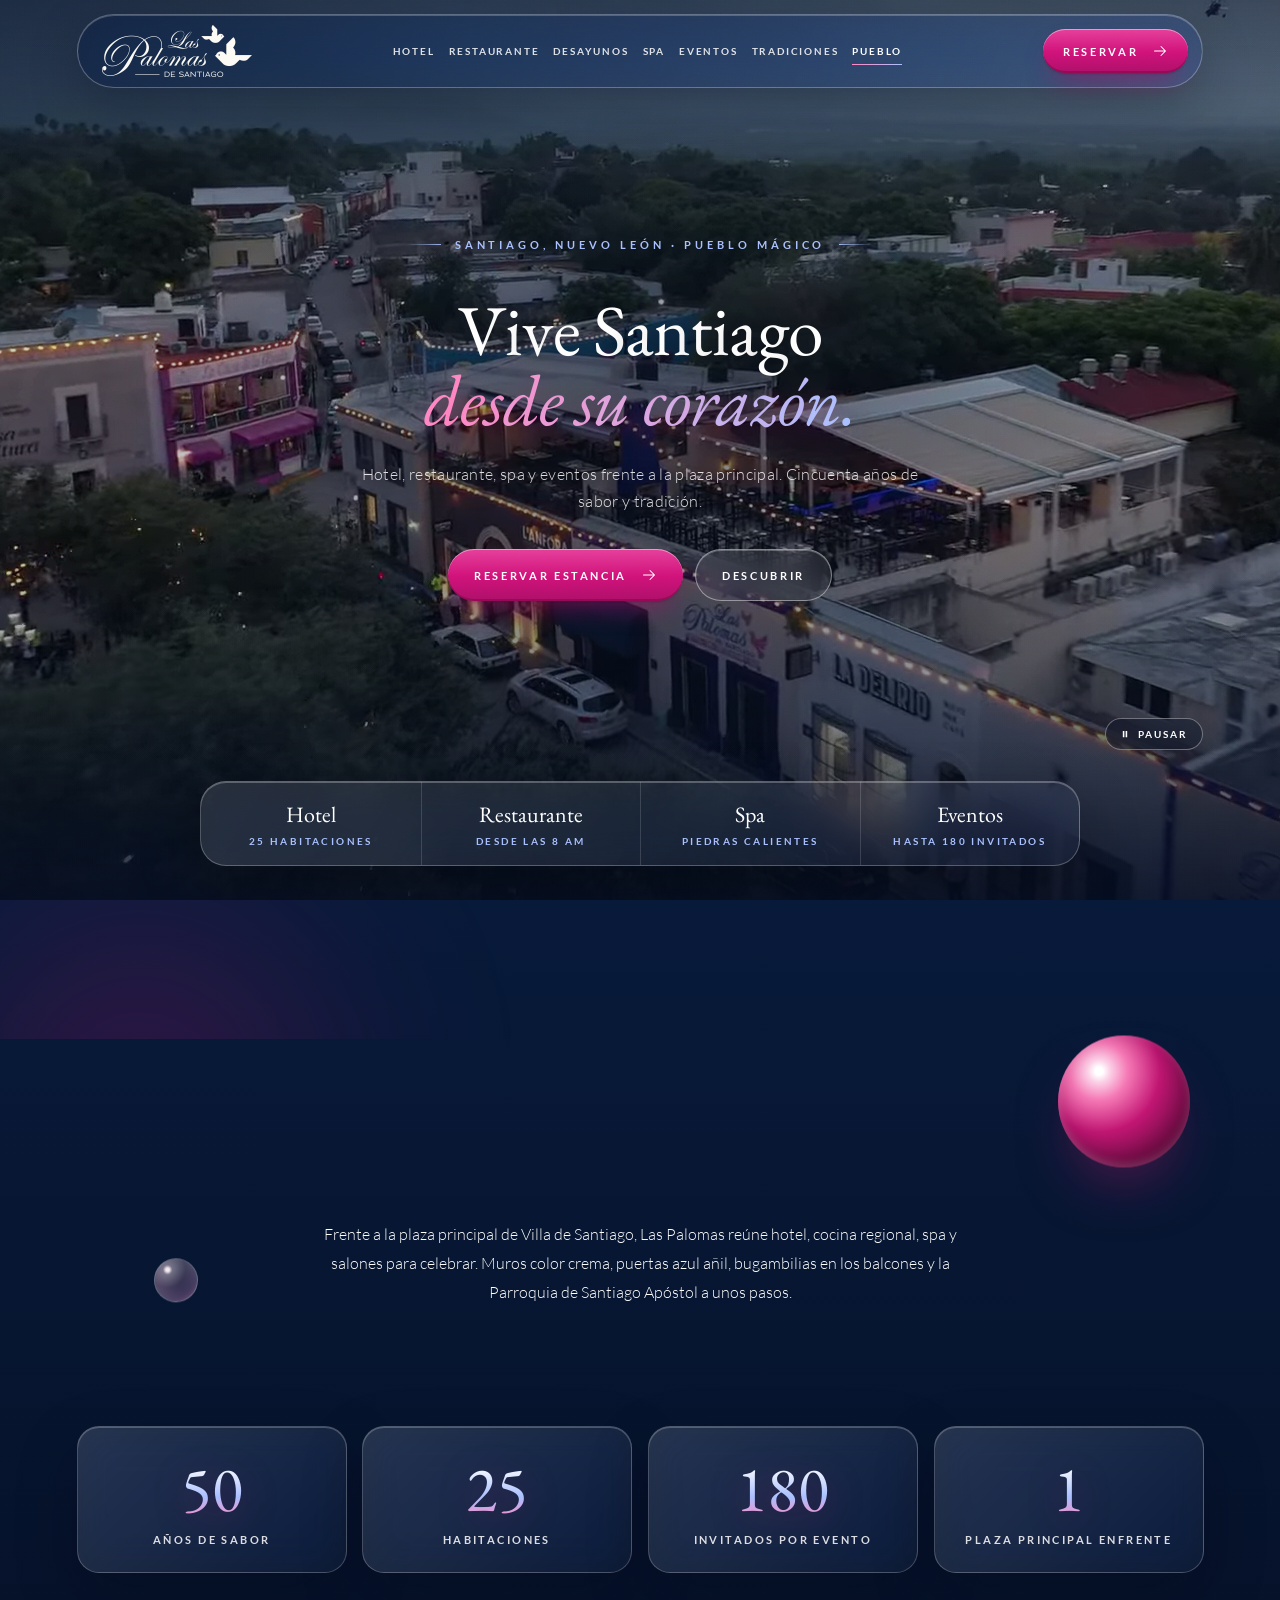
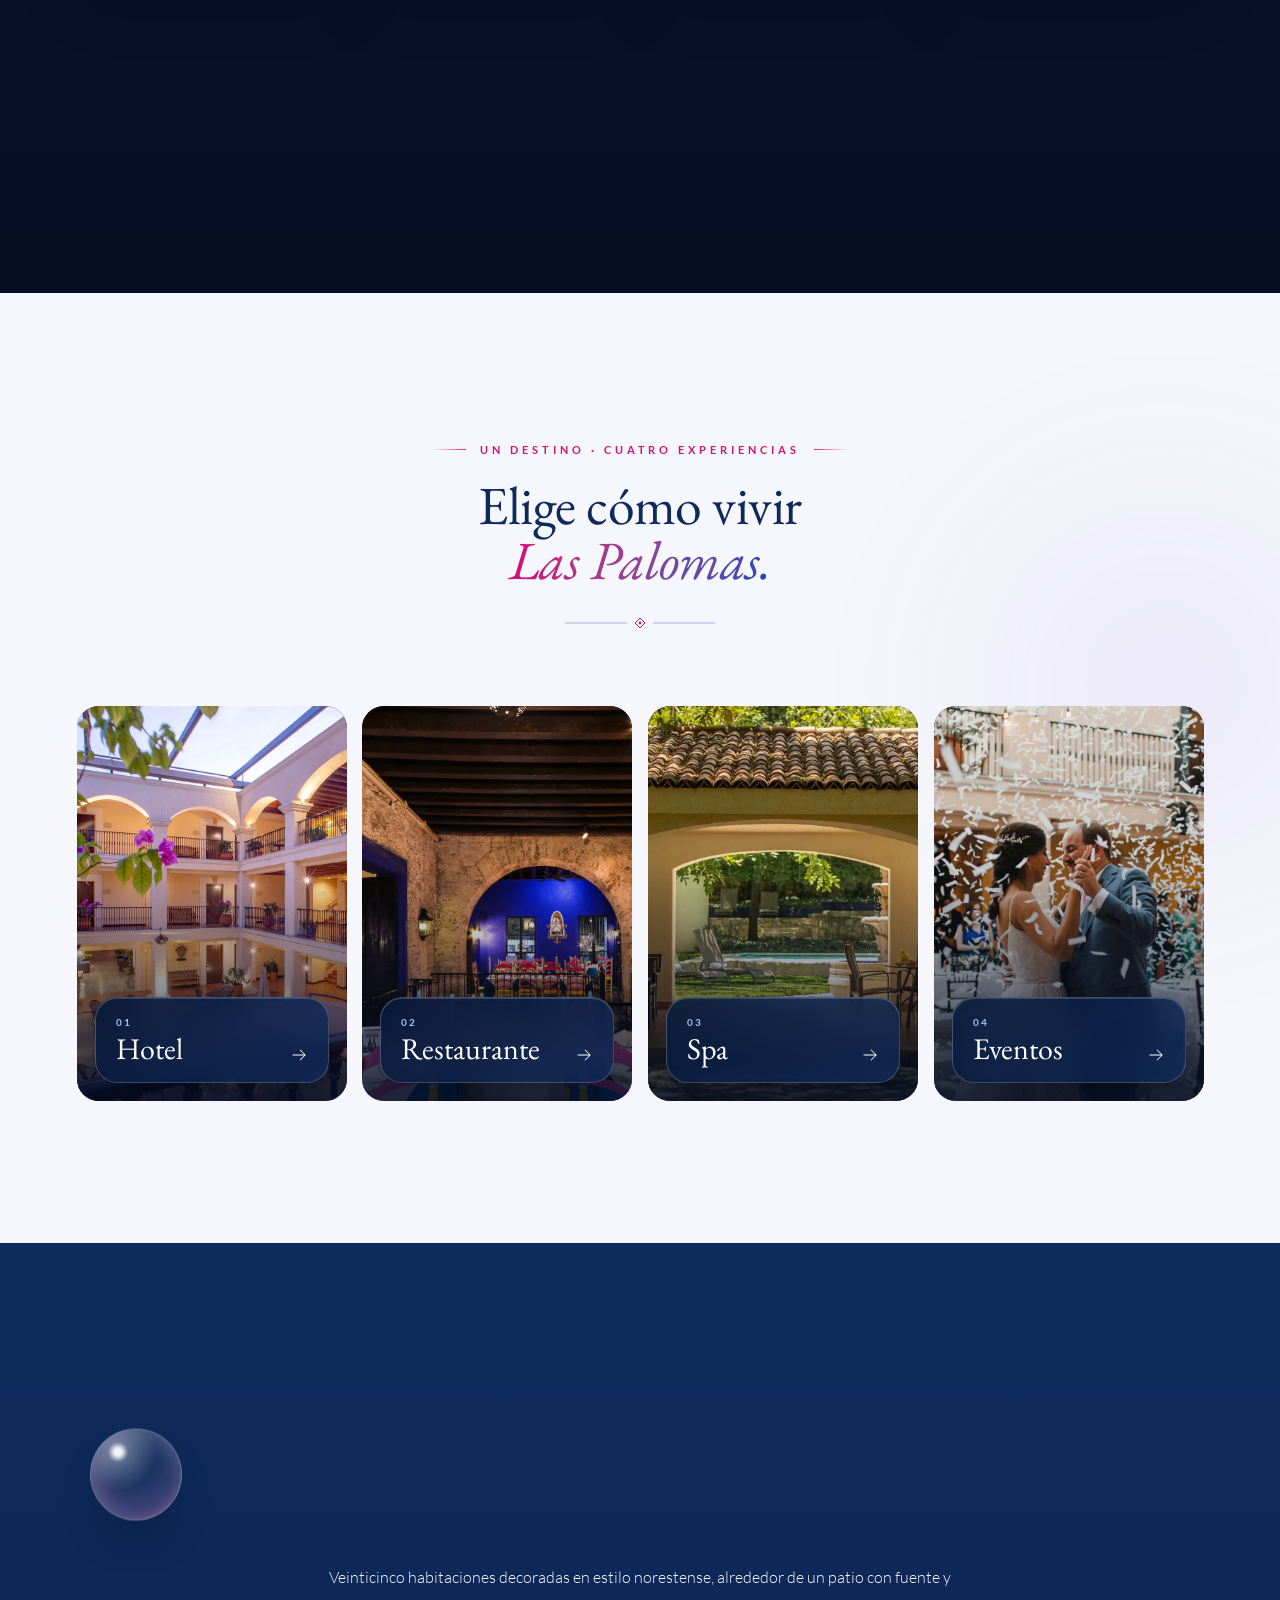
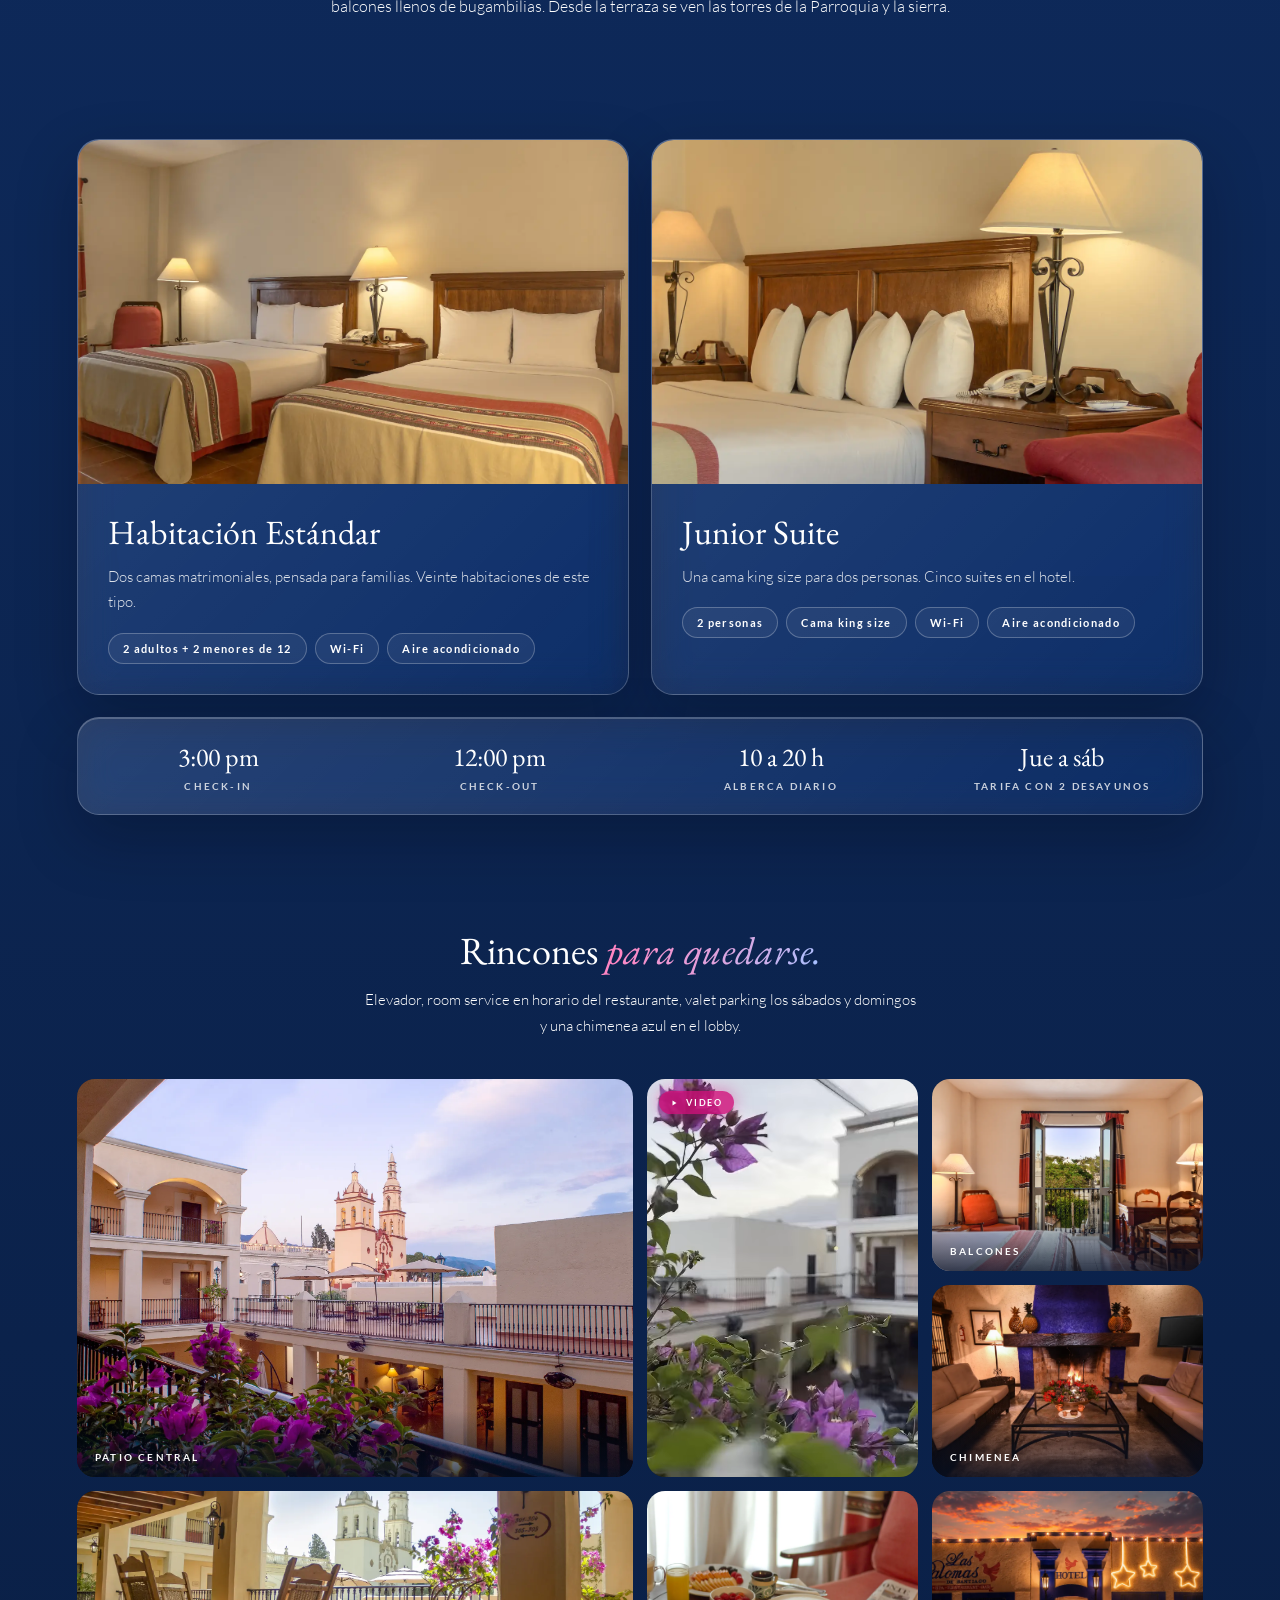
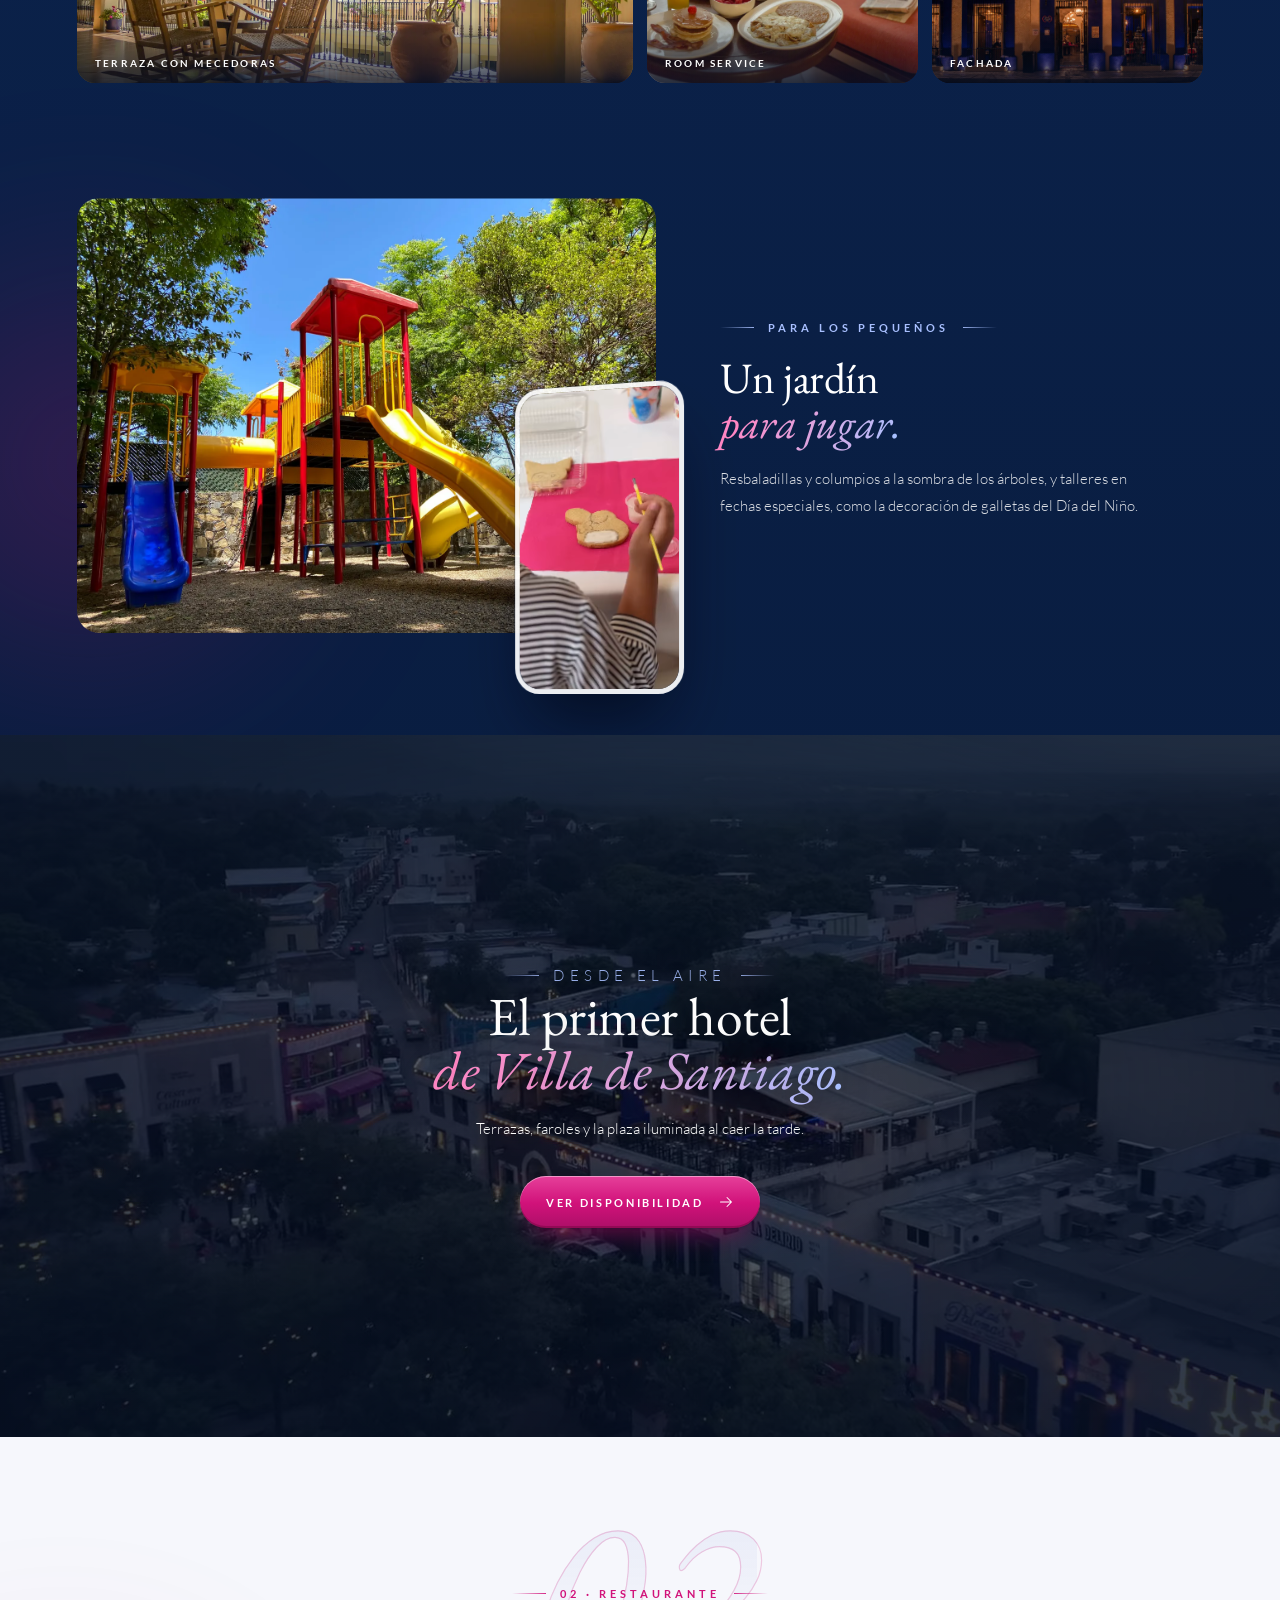
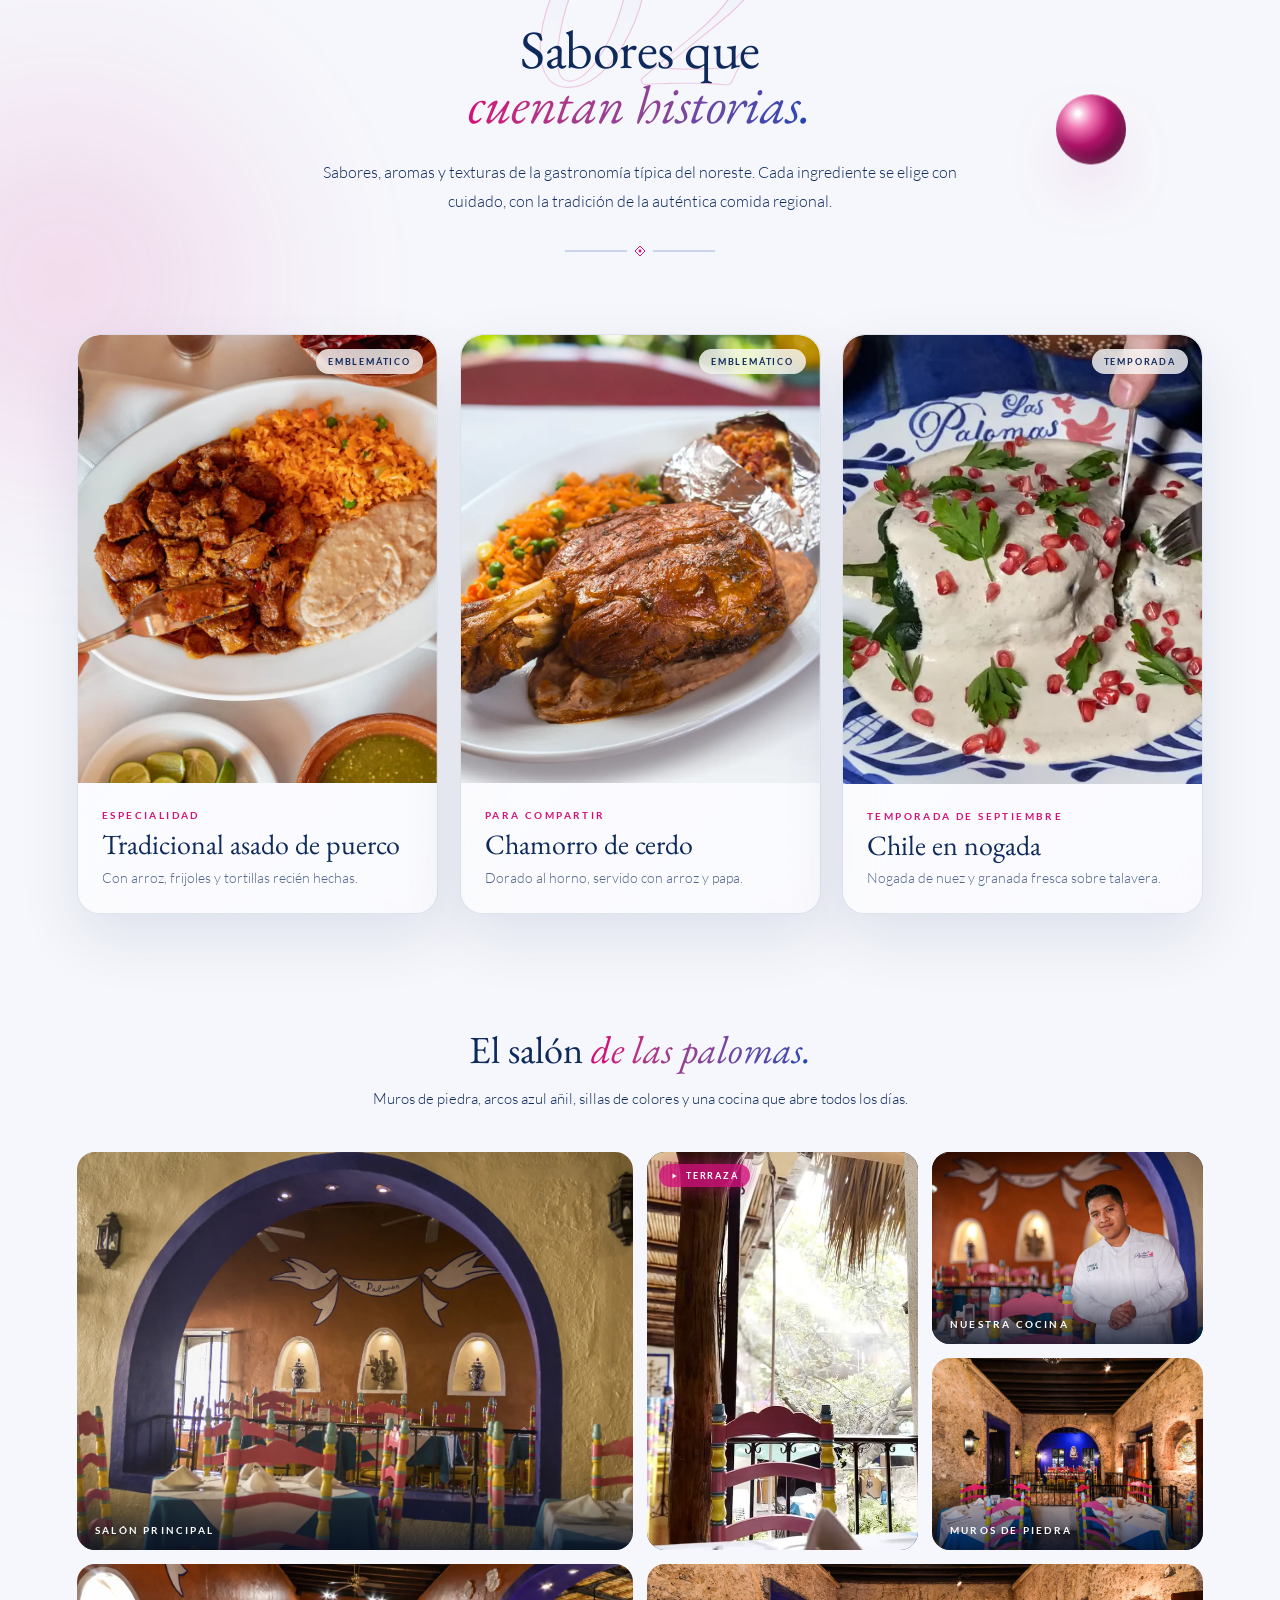
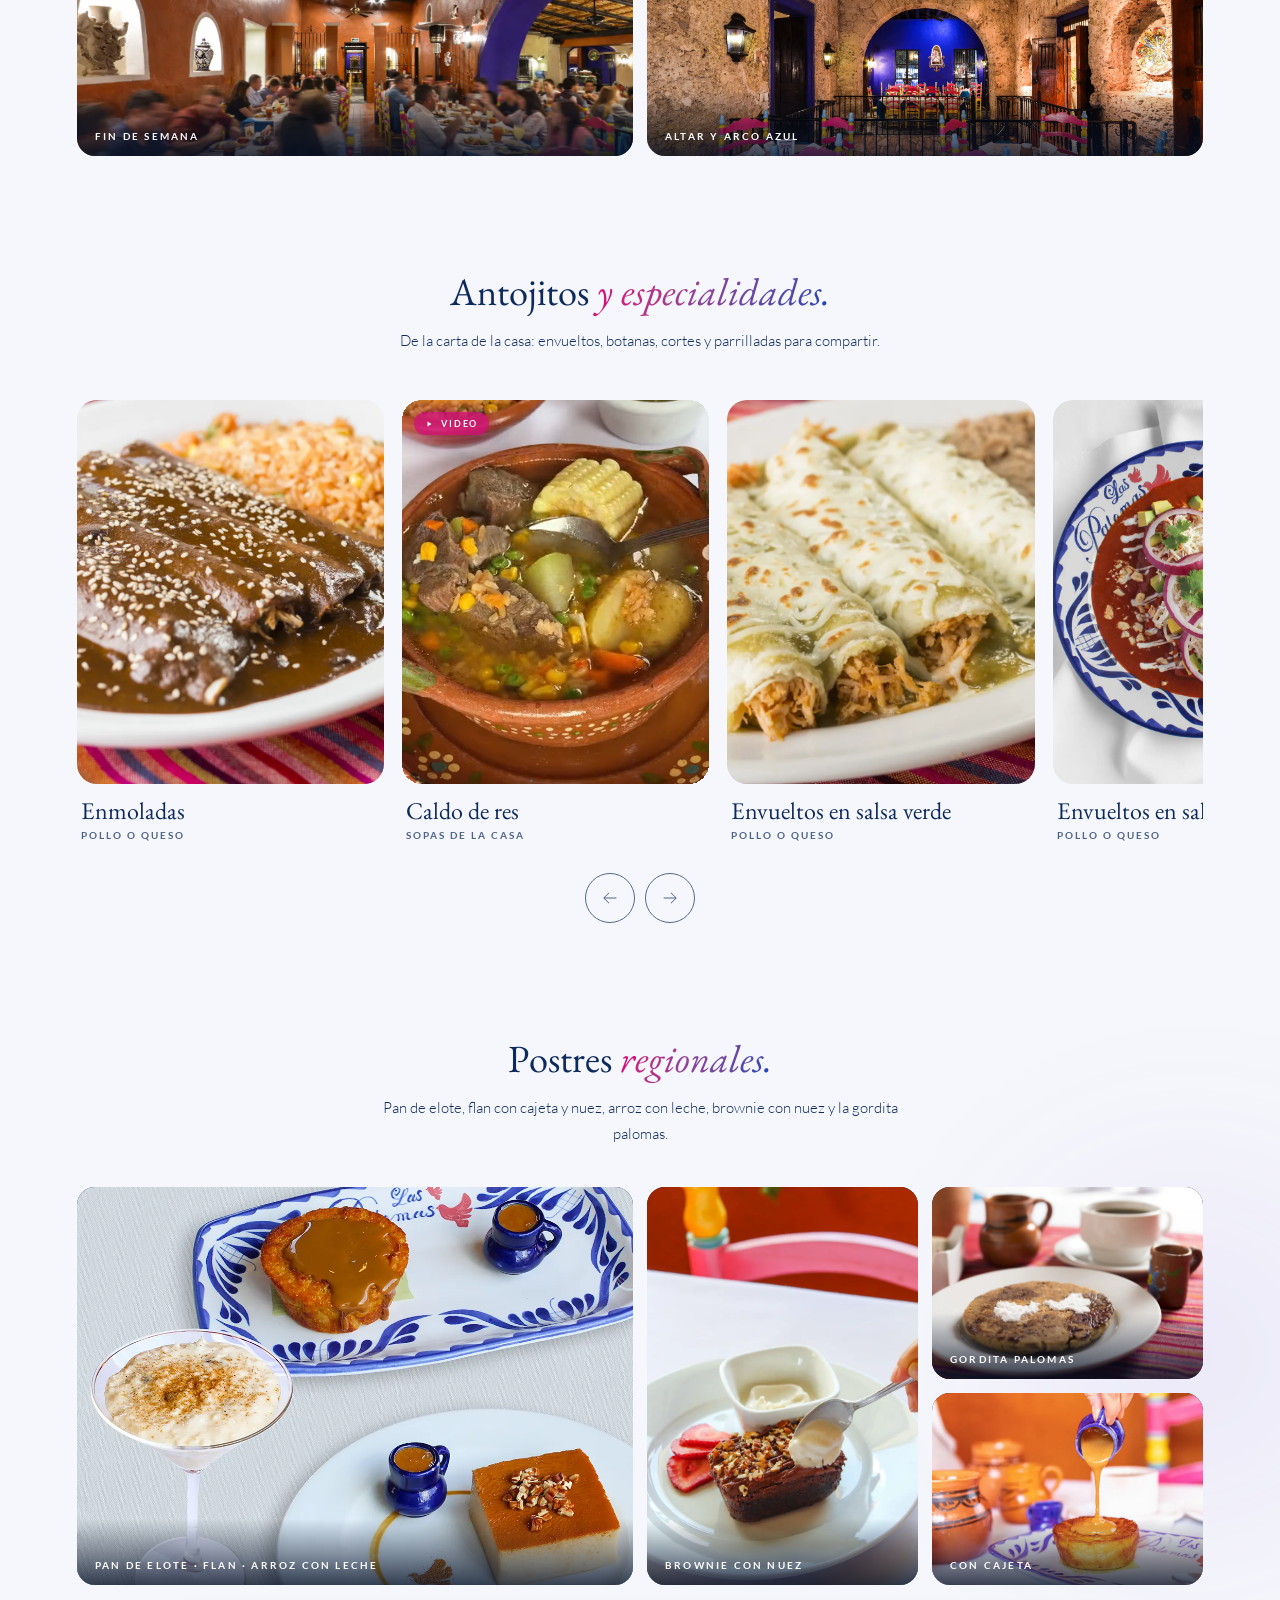
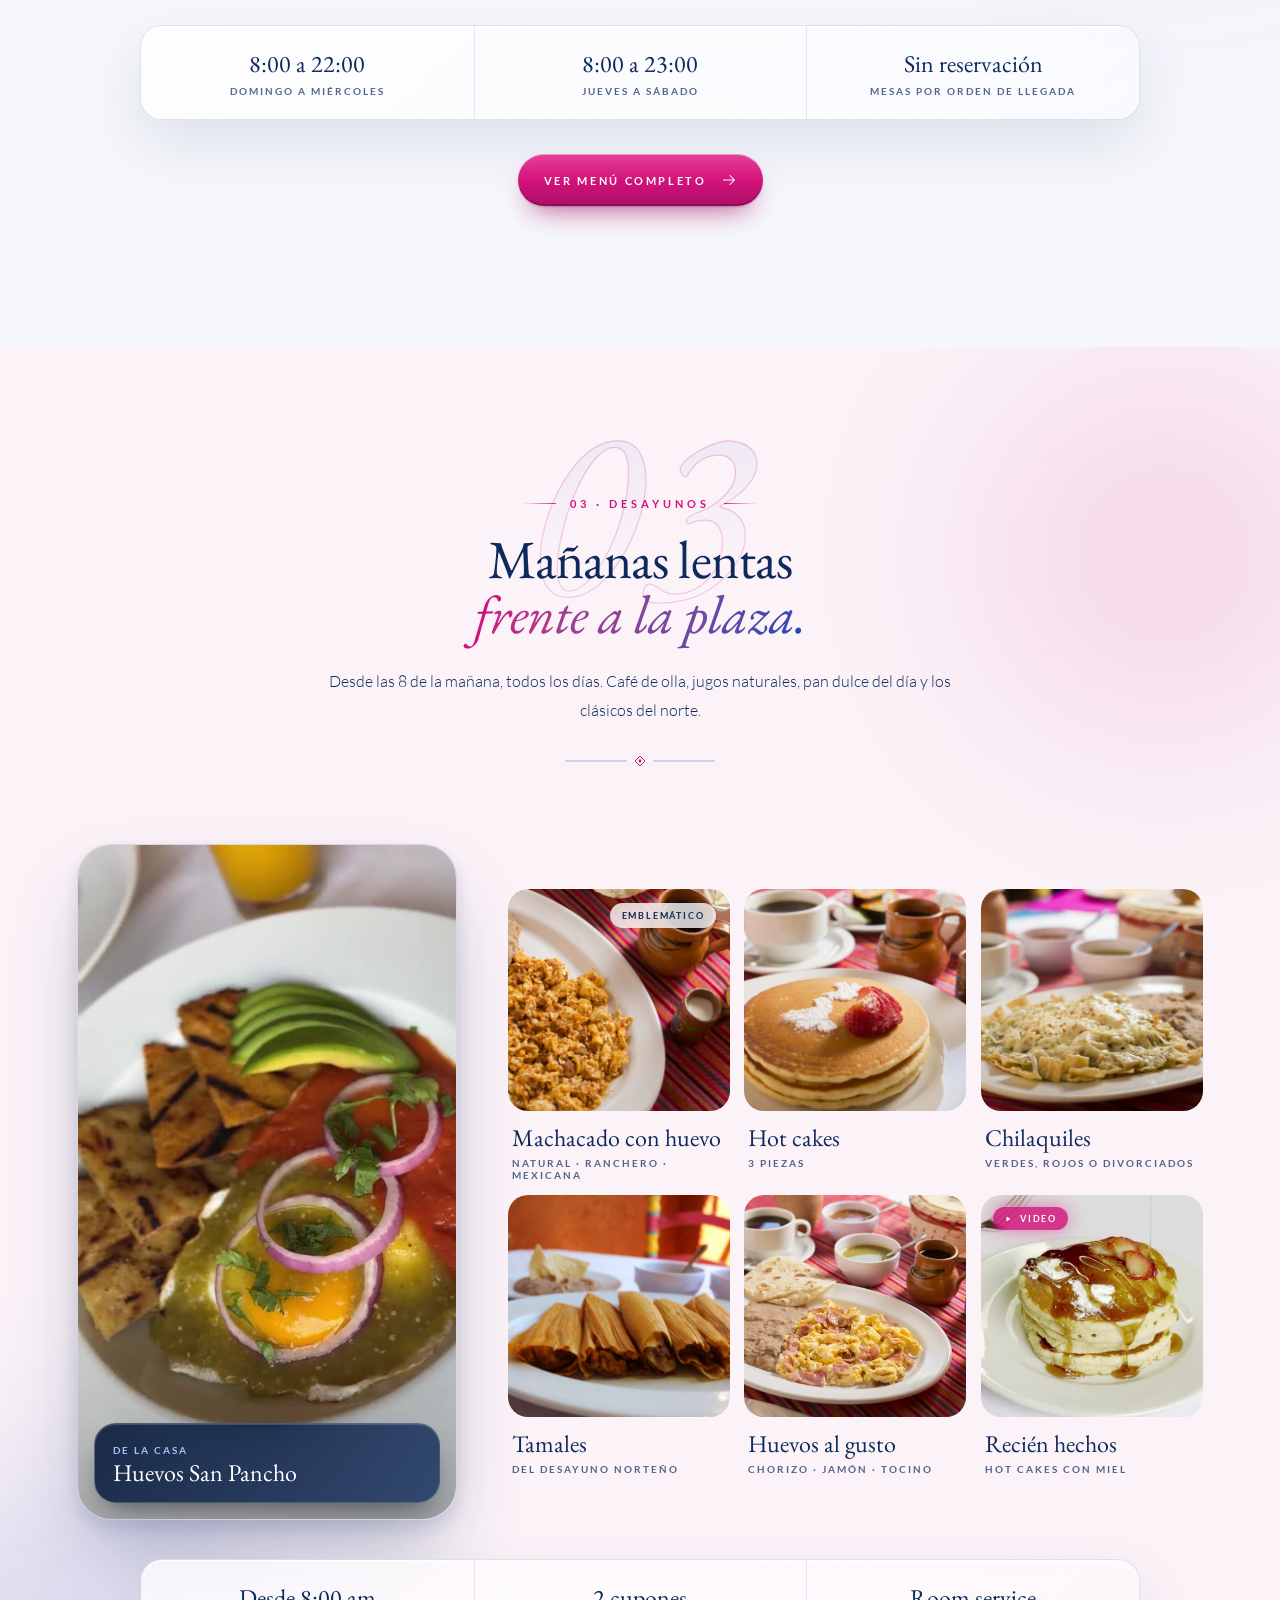
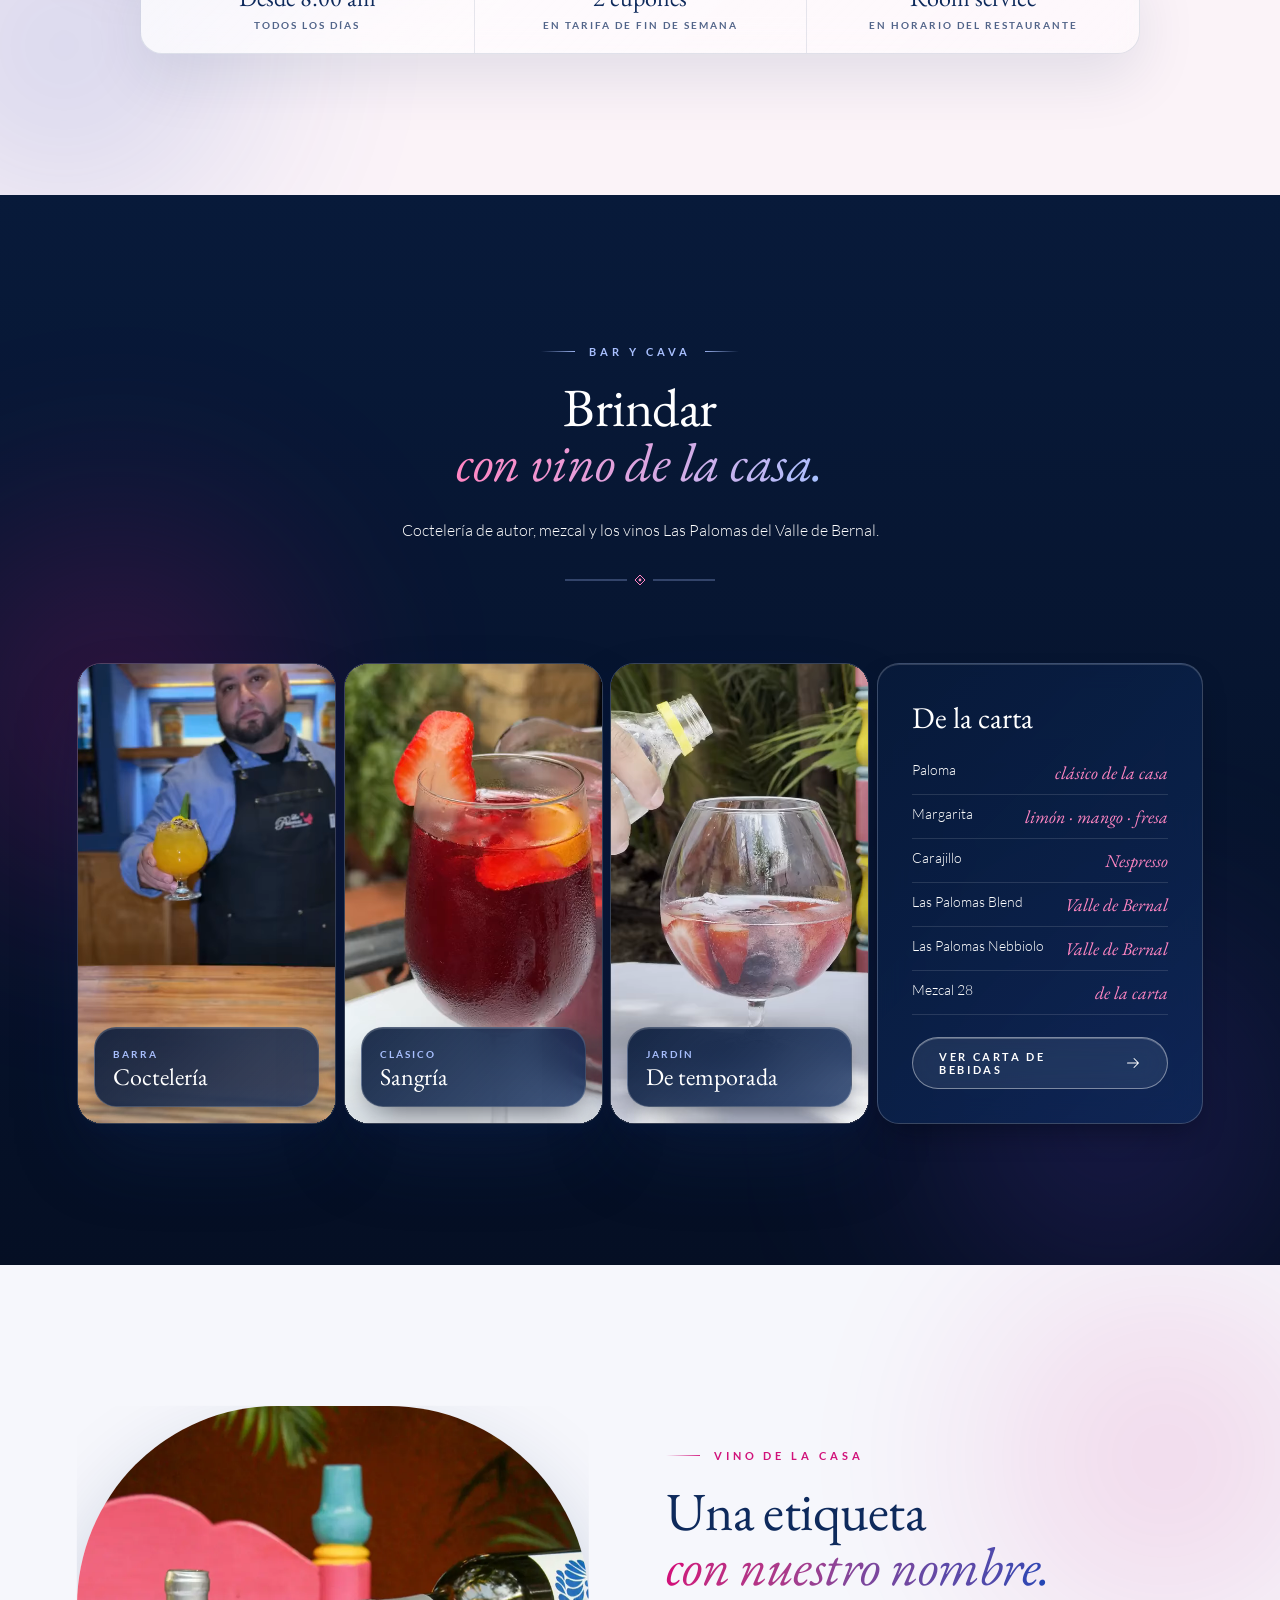
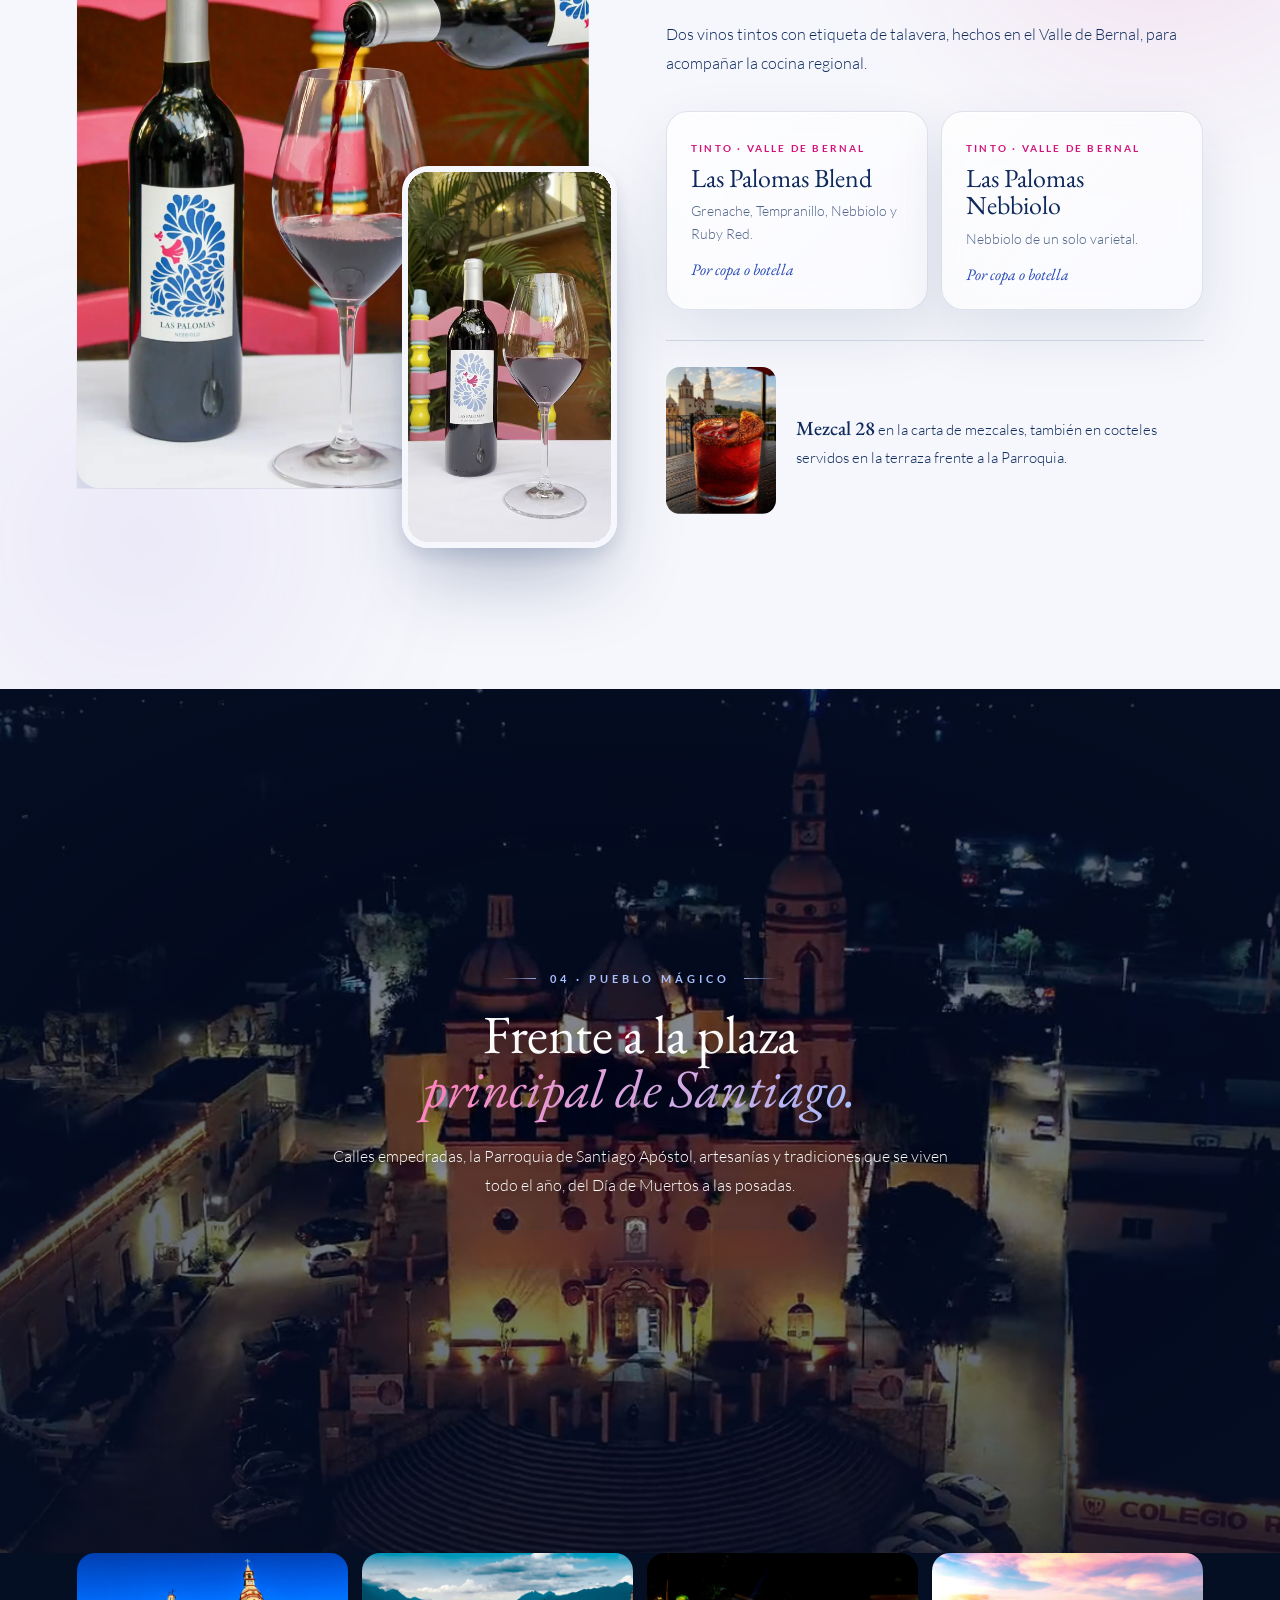
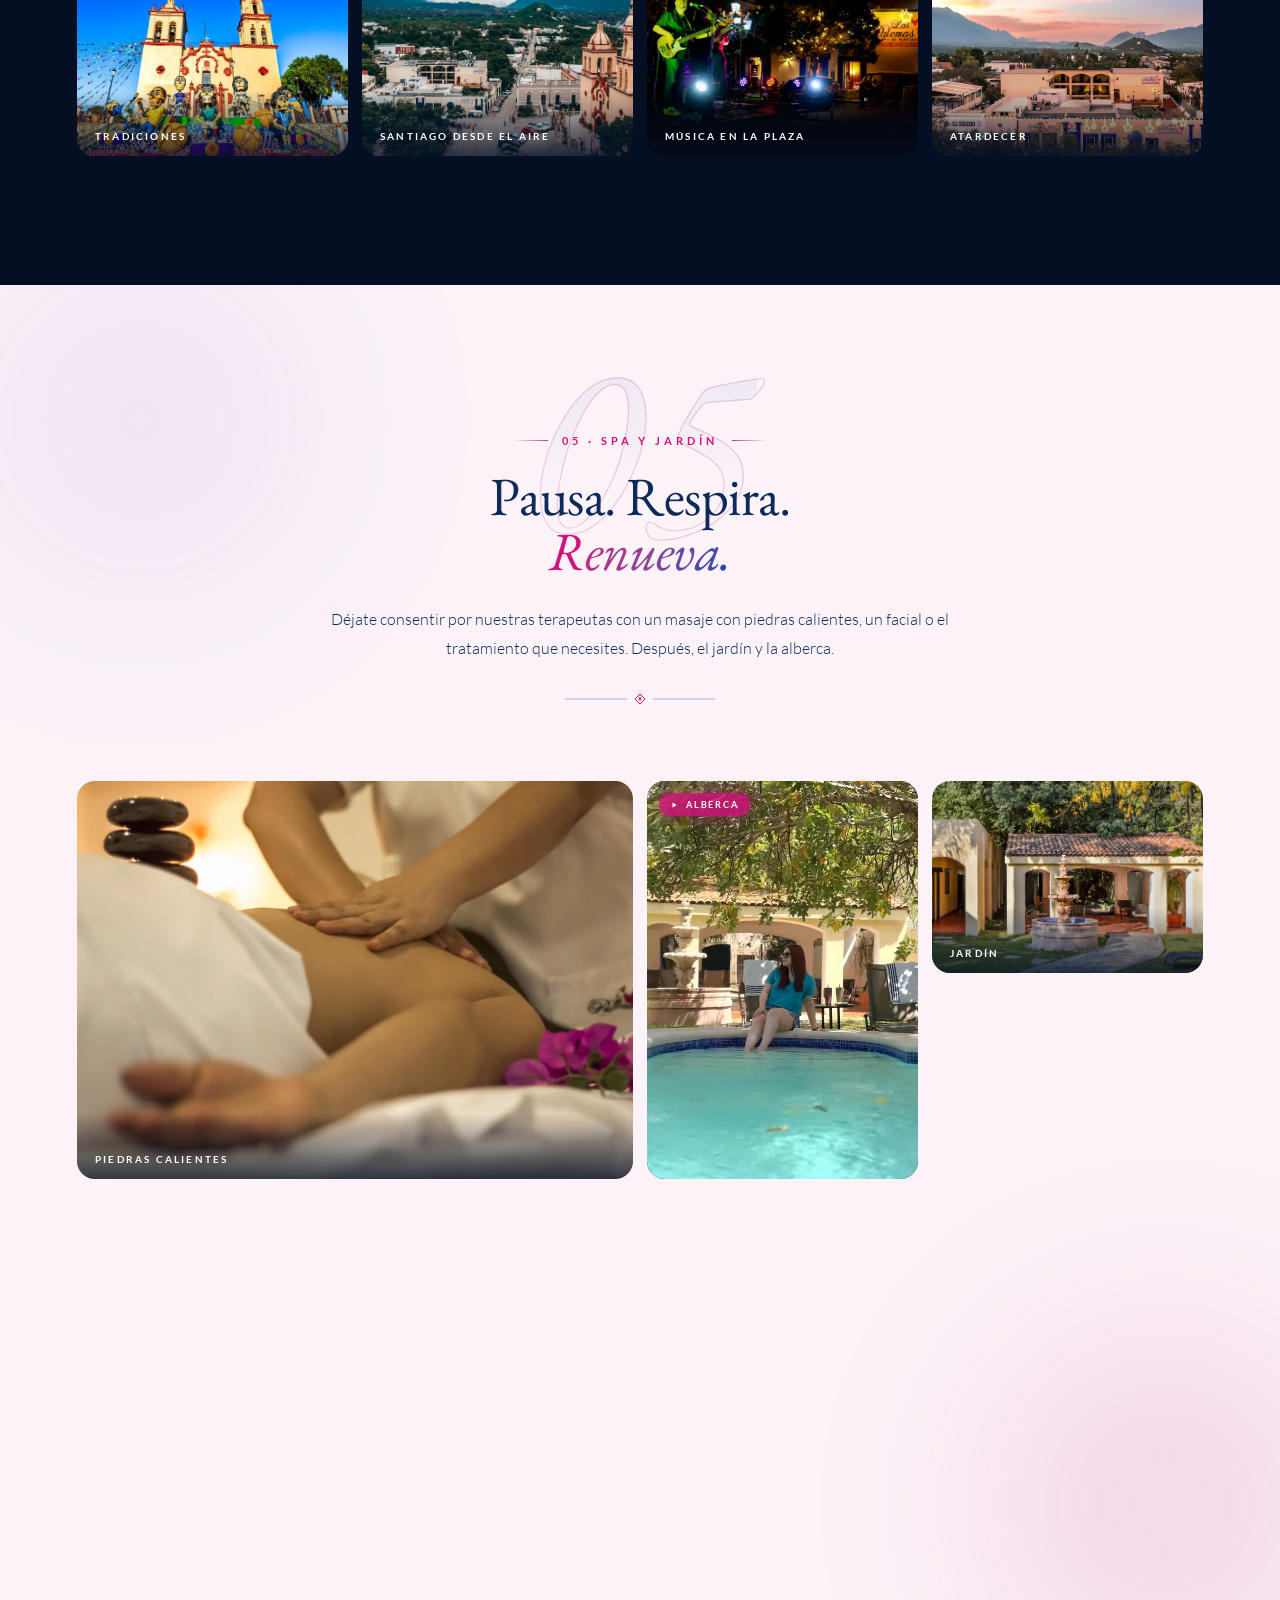
<file: las-palomas/index.html>
<!doctype html>
<html lang="es">
  <head>
    <meta charset="UTF-8" />
    <meta name="viewport" content="width=device-width, initial-scale=1.0" />
    <meta name="theme-color" content="#081a3a" />
    <meta name="description" content="Hotel, restaurante, spa y eventos frente a la plaza principal de Santiago, Nuevo León. Vive Santiago desde su corazón." />
    <title>Las Palomas de Santiago</title>
    <link rel="preload" href="media/fonts/eb-garamond-normal-400-700-latin.woff2" as="font" type="font/woff2" crossorigin />
    <link rel="preload" href="media/fonts/lato-normal-400-latin.woff2" as="font" type="font/woff2" crossorigin />
    <link rel="stylesheet" href="styles.css" />
  </head>
  <body class="is-locked">
    <svg width="0" height="0" style="position:absolute" aria-hidden="true"><symbol id="i-arrow-left-light" viewBox="0 0 256 256"><path d="M222,128a6,6,0,0,1-6,6H54.49l61.75,61.76a6,6,0,1,1-8.48,8.48l-72-72a6,6,0,0,1,0-8.48l72-72a6,6,0,0,1,8.48,8.48L54.49,122H216A6,6,0,0,1,222,128Z"/></symbol><symbol id="i-arrow-left-regular" viewBox="0 0 256 256"><path d="M224,128a8,8,0,0,1-8,8H59.31l58.35,58.34a8,8,0,0,1-11.32,11.32l-72-72a8,8,0,0,1,0-11.32l72-72a8,8,0,0,1,11.32,11.32L59.31,120H216A8,8,0,0,1,224,128Z"/></symbol><symbol id="i-arrow-right-light" viewBox="0 0 256 256"><path d="M220.24,132.24l-72,72a6,6,0,0,1-8.48-8.48L201.51,134H40a6,6,0,0,1,0-12H201.51L139.76,60.24a6,6,0,0,1,8.48-8.48l72,72A6,6,0,0,1,220.24,132.24Z"/></symbol><symbol id="i-arrow-right-regular" viewBox="0 0 256 256"><path d="M221.66,133.66l-72,72a8,8,0,0,1-11.32-11.32L196.69,136H40a8,8,0,0,1,0-16H196.69L138.34,61.66a8,8,0,0,1,11.32-11.32l72,72A8,8,0,0,1,221.66,133.66Z"/></symbol><symbol id="i-bed-light" viewBox="0 0 256 256"><path d="M216,74H30V48a6,6,0,0,0-12,0V208a6,6,0,0,0,12,0V174H242v34a6,6,0,0,0,12,0V112A38,38,0,0,0,216,74ZM30,86h76v76H30Zm88,76V86h98a26,26,0,0,1,26,26v50Z"/></symbol><symbol id="i-bed-regular" viewBox="0 0 256 256"><path d="M216,72H32V48a8,8,0,0,0-16,0V208a8,8,0,0,0,16,0V176H240v32a8,8,0,0,0,16,0V112A40,40,0,0,0,216,72ZM32,88h72v72H32Zm88,72V88h96a24,24,0,0,1,24,24v48Z"/></symbol><symbol id="i-calendar-light" viewBox="0 0 256 256"><path d="M208,34H182V24a6,6,0,0,0-12,0V34H86V24a6,6,0,0,0-12,0V34H48A14,14,0,0,0,34,48V208a14,14,0,0,0,14,14H208a14,14,0,0,0,14-14V48A14,14,0,0,0,208,34ZM48,46H74V56a6,6,0,0,0,12,0V46h84V56a6,6,0,0,0,12,0V46h26a2,2,0,0,1,2,2V82H46V48A2,2,0,0,1,48,46ZM208,210H48a2,2,0,0,1-2-2V94H210V208A2,2,0,0,1,208,210Z"/></symbol><symbol id="i-calendar-regular" viewBox="0 0 256 256"><path d="M208,32H184V24a8,8,0,0,0-16,0v8H88V24a8,8,0,0,0-16,0v8H48A16,16,0,0,0,32,48V208a16,16,0,0,0,16,16H208a16,16,0,0,0,16-16V48A16,16,0,0,0,208,32ZM72,48v8a8,8,0,0,0,16,0V48h80v8a8,8,0,0,0,16,0V48h24V80H48V48ZM208,208H48V96H208V208Z"/></symbol><symbol id="i-fork-knife-light" viewBox="0 0 256 256"><path d="M74,88V40a6,6,0,0,1,12,0V88a6,6,0,0,1-12,0ZM214,40V224a6,6,0,0,1-12,0V174H152a6,6,0,0,1-6-6c0-4.41.68-108.25,59.64-133.51A6,6,0,0,1,214,40ZM202,50c-36.79,24.29-42.82,91.48-43.81,112H202ZM117.92,39a6,6,0,1,0-11.84,2L114,88.48a34,34,0,0,1-68,0L53.92,41a6,6,0,0,0-11.84-2l-8,48A6.61,6.61,0,0,0,34,88a46.06,46.06,0,0,0,40,45.6V224a6,6,0,0,0,12,0V133.6A46.06,46.06,0,0,0,126,88a6.61,6.61,0,0,0-.08-1Z"/></symbol><symbol id="i-fork-knife-regular" viewBox="0 0 256 256"><path d="M72,88V40a8,8,0,0,1,16,0V88a8,8,0,0,1-16,0ZM216,40V224a8,8,0,0,1-16,0V176H152a8,8,0,0,1-8-8,268.75,268.75,0,0,1,7.22-56.88c9.78-40.49,28.32-67.63,53.63-78.47A8,8,0,0,1,216,40ZM200,53.9c-32.17,24.57-38.47,84.42-39.7,106.1H200ZM119.89,38.69a8,8,0,1,0-15.78,2.63L112,88.63a32,32,0,0,1-64,0l7.88-47.31a8,8,0,1,0-15.78-2.63l-8,48A8.17,8.17,0,0,0,32,88a48.07,48.07,0,0,0,40,47.32V224a8,8,0,0,0,16,0V135.32A48.07,48.07,0,0,0,128,88a8.17,8.17,0,0,0-.11-1.31Z"/></symbol><symbol id="i-list-light" viewBox="0 0 256 256"><path d="M222,128a6,6,0,0,1-6,6H40a6,6,0,0,1,0-12H216A6,6,0,0,1,222,128ZM40,70H216a6,6,0,0,0,0-12H40a6,6,0,0,0,0,12ZM216,186H40a6,6,0,0,0,0,12H216a6,6,0,0,0,0-12Z"/></symbol><symbol id="i-list-regular" viewBox="0 0 256 256"><path d="M224,128a8,8,0,0,1-8,8H40a8,8,0,0,1,0-16H216A8,8,0,0,1,224,128ZM40,72H216a8,8,0,0,0,0-16H40a8,8,0,0,0,0,16ZM216,184H40a8,8,0,0,0,0,16H216a8,8,0,0,0,0-16Z"/></symbol><symbol id="i-sparkle-light" viewBox="0 0 256 256"><path d="M196.89,130.94,144.4,111.6,125.06,59.11a13.92,13.92,0,0,0-26.12,0L79.6,111.6,27.11,130.94a13.92,13.92,0,0,0,0,26.12L79.6,176.4l19.34,52.49a13.92,13.92,0,0,0,26.12,0L144.4,176.4l52.49-19.34a13.92,13.92,0,0,0,0-26.12Zm-4.15,14.86-55.08,20.3a6,6,0,0,0-3.56,3.56l-20.3,55.08a1.92,1.92,0,0,1-3.6,0L89.9,169.66a6,6,0,0,0-3.56-3.56L31.26,145.8a1.92,1.92,0,0,1,0-3.6l55.08-20.3a6,6,0,0,0,3.56-3.56l20.3-55.08a1.92,1.92,0,0,1,3.6,0l20.3,55.08a6,6,0,0,0,3.56,3.56l55.08,20.3a1.92,1.92,0,0,1,0,3.6ZM146,40a6,6,0,0,1,6-6h18V16a6,6,0,0,1,12,0V34h18a6,6,0,0,1,0,12H182V64a6,6,0,0,1-12,0V46H152A6,6,0,0,1,146,40ZM246,88a6,6,0,0,1-6,6H230v10a6,6,0,0,1-12,0V94H208a6,6,0,0,1,0-12h10V72a6,6,0,0,1,12,0V82h10A6,6,0,0,1,246,88Z"/></symbol><symbol id="i-sparkle-regular" viewBox="0 0 256 256"><path d="M197.58,129.06,146,110l-19-51.62a15.92,15.92,0,0,0-29.88,0L78,110l-51.62,19a15.92,15.92,0,0,0,0,29.88L78,178l19,51.62a15.92,15.92,0,0,0,29.88,0L146,178l51.62-19a15.92,15.92,0,0,0,0-29.88ZM137,164.22a8,8,0,0,0-4.74,4.74L112,223.85,91.78,169A8,8,0,0,0,87,164.22L32.15,144,87,123.78A8,8,0,0,0,91.78,119L112,64.15,132.22,119a8,8,0,0,0,4.74,4.74L191.85,144ZM144,40a8,8,0,0,1,8-8h16V16a8,8,0,0,1,16,0V32h16a8,8,0,0,1,0,16H184V64a8,8,0,0,1-16,0V48H152A8,8,0,0,1,144,40ZM248,88a8,8,0,0,1-8,8h-8v8a8,8,0,0,1-16,0V96h-8a8,8,0,0,1,0-16h8V72a8,8,0,0,1,16,0v8h8A8,8,0,0,1,248,88Z"/></symbol><symbol id="i-x-light" viewBox="0 0 256 256"><path d="M204.24,195.76a6,6,0,1,1-8.48,8.48L128,136.49,60.24,204.24a6,6,0,0,1-8.48-8.48L119.51,128,51.76,60.24a6,6,0,0,1,8.48-8.48L128,119.51l67.76-67.75a6,6,0,0,1,8.48,8.48L136.49,128Z"/></symbol><symbol id="i-x-regular" viewBox="0 0 256 256"><path d="M205.66,194.34a8,8,0,0,1-11.32,11.32L128,139.31,61.66,205.66a8,8,0,0,1-11.32-11.32L116.69,128,50.34,61.66A8,8,0,0,1,61.66,50.34L128,116.69l66.34-66.35a8,8,0,0,1,11.32,11.32L139.31,128Z"/></symbol><symbol id="i-play" viewBox="0 0 256 256"><path d="M80 48v160l128-80z"/></symbol><symbol id="i-pause" viewBox="0 0 256 256"><path d="M72 48h40v160H72zM144 48h40v160h-40z"/></symbol></svg>
    <svg width="0" height="0" style="position:absolute" aria-hidden="true"><symbol id="l-cloth" viewBox="0 0 32 32"><path d="M5 9h22l-2 14H7z"/><path d="M9 23l-1 4M23 23l1 4M5 9l3-4h16l3 4"/></symbol><symbol id="l-chair" viewBox="0 0 32 32"><path d="M10 4v13h12V4"/><path d="M8 17h16v4H8z"/><path d="M10 21v8M22 21v8"/></symbol><symbol id="l-plate" viewBox="0 0 32 32"><circle cx="16" cy="16" r="11"/><circle cx="16" cy="16" r="6"/><path d="M2 8v6a2 2 0 0 0 2 2v10M30 6v20"/></symbol><symbol id="l-spark" viewBox="0 0 32 32"><path d="M16 3l3 9 9 3-9 3-3 10-3-10-9-3 9-3z"/></symbol><symbol id="l-waiter" viewBox="0 0 32 32"><circle cx="16" cy="8" r="4"/><path d="M8 29v-8a8 8 0 0 1 16 0v8"/><path d="M4 16h10M9 16a5 5 0 0 1 0-1"/></symbol><symbol id="l-pot" viewBox="0 0 32 32"><path d="M5 14h22v4a9 9 0 0 1-9 9h-4a9 9 0 0 1-9-9z"/><path d="M2 14h28M11 9c0-2 2-2 2-4M17 9c0-2 2-2 2-4"/></symbol><symbol id="l-clip" viewBox="0 0 32 32"><rect x="7" y="5" width="18" height="24" rx="2"/><path d="M12 5V3h8v2M11 13h10M11 18h10M11 23h6"/></symbol><symbol id="l-bed" viewBox="0 0 32 32"><path d="M3 25V8M3 19h26v6M29 19v-4a4 4 0 0 0-4-4H13v8"/><circle cx="8" cy="14" r="2.5"/></symbol></svg>

    <div class="progress" aria-hidden="true"><i></i></div>
    <div class="loader" aria-hidden="true">
      <div class="loader-stage">
        <div class="loader-orbit"><i></i><i></i><i></i></div>
        <img class="loader-logo" src="media/img/logo.png" alt="" width="300" height="104" />
      </div>
      <p class="loader-text" data-type>Vive Santiago desde su corazón</p>
      <div class="loader-bar"><i></i></div>
    </div>

    <header class="site-header">
      <a class="brand" href="#inicio" aria-label="Las Palomas de Santiago, inicio"><img src="media/img/logo.png" alt="Las Palomas de Santiago" width="300" height="104" /></a>
      <nav class="nav" aria-label="Navegación principal">
        <a href="#hotel" data-section="hotel">HOTEL</a>
        <a href="#restaurante" data-section="restaurante">RESTAURANTE</a>
        <a href="#desayunos" data-section="desayunos">DESAYUNOS</a>
        <a href="#spa" data-section="spa">SPA</a>
        <a href="#eventos" data-section="eventos">EVENTOS</a>
        <a href="#tradiciones" data-section="tradiciones">TRADICIONES</a>
        <a href="#pueblo" data-section="pueblo">PUEBLO</a>
      </nav>
      <div class="header-actions">
        <button class="btn btn-glow btn-sm" type="button" data-open-reservation>Reservar <svg class="icon"><use href="#i-arrow-right-regular" /></svg></button>
        <button class="menu-toggle" type="button" aria-expanded="false" aria-controls="mobile-nav" aria-label="Abrir menú"><svg class="icon"><use href="#i-list-light" /></svg></button>
      </div>
    </header>
    <nav id="mobile-nav" class="mobile-nav" aria-label="Menú móvil">
      <a href="#hotel"><span>01</span> HOTEL</a>
      <a href="#restaurante"><span>02</span> RESTAURANTE</a>
      <a href="#desayunos"><span>03</span> DESAYUNOS</a>
      <a href="#spa"><span>04</span> SPA</a>
      <a href="#eventos"><span>05</span> EVENTOS</a>
      <a href="#pueblo"><span>06</span> PUEBLO MÁGICO</a>
      <a href="#tradiciones"><span>07</span> TRADICIONES</a>
      <a href="#boutique"><span>08</span> BOUTIQUE</a>
      <a href="#preguntas"><span>09</span> PREGUNTAS</a>
      <a href="#contacto"><span>10</span> CONTACTO</a>
    </nav>

    <main>
      <!-- ============ HERO ============ -->
      <section class="hero" id="inicio" aria-labelledby="hero-title">
        <div class="hero-media">
          <video data-src="media/video/santiago-atardecer.mp4" poster="media/video/santiago-atardecer.jpg" muted loop playsinline preload="none" aria-hidden="true"></video>
        </div>
        <div class="hero-inner">
          <p class="eyebrow" data-type>Santiago, Nuevo León · Pueblo Mágico</p>
          <h1 id="hero-title" class="title" data-split><span class="line">Vive Santiago</span><span class="line it">desde su corazón.</span></h1>
          <p class="hero-sub fade-up" style="--d: 700ms">Hotel, restaurante, spa y eventos frente a la plaza principal. Cincuenta años de sabor y tradición.</p>
          <div class="hero-actions fade-up" style="--d: 850ms">
            <button class="btn btn-glow" type="button" data-open-reservation>Reservar estancia <svg class="icon"><use href="#i-arrow-right-regular" /></svg></button>
            <a class="btn btn-glass" href="#experiencias">Descubrir</a>
          </div>
        </div>
        <button class="video-toggle" type="button" aria-pressed="false"><svg class="icon"><use href="#i-pause" /></svg><span>PAUSAR</span></button>
        <nav class="quick-bar fade-up" style="--d: 1000ms" aria-label="Accesos rápidos">
          <a href="#hotel"><b>Hotel</b><span>25 HABITACIONES</span></a>
          <a href="#restaurante"><b>Restaurante</b><span>DESDE LAS 8 AM</span></a>
          <a href="#spa"><b>Spa</b><span>PIEDRAS CALIENTES</span></a>
          <a href="#eventos"><b>Eventos</b><span>HASTA 180 INVITADOS</span></a>
        </nav>
      </section>

      <!-- ============ INTRO / CIFRAS ============ -->
      <section class="section section-dark" id="historia" aria-labelledby="historia-title">
        <span class="sphere bug" data-depth=".35" style="--s: 132px; top: 9%; right: 7%"></span>
        <span class="sphere azul" data-depth=".18" style="--s: 74px; bottom: 16%; left: 5%"></span>
        <span class="sphere cristal" data-depth=".5" style="--s: 44px; top: 34%; left: 12%"></span>
        <span class="orb magenta" style="top: -10%; left: -12%"></span>
        <span class="orb cobalt" style="bottom: -20%; right: -10%"></span>
        <header class="sec-head">
          <p class="eyebrow" data-type>50 aniversario · Sabor y tradición</p>
          <h2 id="historia-title" class="title" data-split><span class="line">Una casa de arcos y fuentes</span><span class="line it">en el corazón del pueblo.</span></h2>
          <p class="lead fade-up">Frente a la plaza principal de Villa de Santiago, Las Palomas reúne hotel, cocina regional, spa y salones para celebrar. Muros color crema, puertas azul añil, bugambilias en los balcones y la Parroquia de Santiago Apóstol a unos pasos.</p>
        </header>
        <div class="stats">
          <div class="stat glass glow-hover fade-up"><b data-count="50">50</b><span>Años de sabor</span></div>
          <div class="stat glass glow-hover fade-up" style="--d: 100ms"><b data-count="25">25</b><span>Habitaciones</span></div>
          <div class="stat glass glow-hover fade-up" style="--d: 200ms"><b data-count="180">180</b><span>Invitados por evento</span></div>
          <div class="stat glass glow-hover fade-up" style="--d: 300ms"><b>1</b><span>Plaza principal enfrente</span></div>
        </div>
        <div class="marquee" aria-hidden="true">
          <div class="marquee-track">
            <span>Hotel</span><i></i><span>Cocina regional</span><i></i><span>Desayunos</span><i></i><span>Spa</span><i></i><span>Bodas y banquetes</span><i></i><span>Pueblo Mágico</span><i></i>
            <span>Hotel</span><i></i><span>Cocina regional</span><i></i><span>Desayunos</span><i></i><span>Spa</span><i></i><span>Bodas y banquetes</span><i></i><span>Pueblo Mágico</span><i></i>
          </div>
        </div>
      </section>

      <!-- ============ EXPERIENCIAS ============ -->
      <section class="section section-cream" id="experiencias" aria-labelledby="exp-title">
        <span class="orb violet" style="top: 10%; right: -14%"></span>
        <header class="sec-head">
          <p class="eyebrow" data-type>Un destino · Cuatro experiencias</p>
          <h2 id="exp-title" class="title" data-split><span class="line">Elige cómo vivir</span><span class="line it">Las Palomas.</span></h2>
        </header>
        <div class="exp-grid">
          <a class="exp-tile fade-up" href="#hotel"><img src="media/img/orig-hotel-card.webp" alt="Patio del hotel con balcones" loading="lazy" /><video muted loop playsinline preload="none" data-src="media/video/patio.mp4" aria-hidden="true"></video><span class="exp-info glass"><span><small>01</small><b>Hotel</b></span><svg class="icon"><use href="#i-arrow-right-light" /></svg></span></a>
          <a class="exp-tile fade-up" style="--d: 100ms" href="#restaurante"><img src="media/img/orig-restaurante-card.webp" alt="Salón del restaurante con arco azul" loading="lazy" /><video muted loop playsinline preload="none" data-src="media/video/nogada.mp4" aria-hidden="true"></video><span class="exp-info glass"><span><small>02</small><b>Restaurante</b></span><svg class="icon"><use href="#i-arrow-right-light" /></svg></span></a>
          <a class="exp-tile fade-up" style="--d: 200ms" href="#spa"><img src="media/img/orig-spa-card.webp" alt="Portal del spa hacia el jardín" loading="lazy" /><video muted loop playsinline preload="none" data-src="media/video/alberca.mp4" aria-hidden="true"></video><span class="exp-info glass"><span><small>03</small><b>Spa</b></span><svg class="icon"><use href="#i-arrow-right-light" /></svg></span></a>
          <a class="exp-tile fade-up" style="--d: 300ms" href="#eventos"><img src="media/img/orig-eventos-card.webp" alt="Novios bailando entre confeti" loading="lazy" /><video muted loop playsinline preload="none" data-src="media/video/cena-romantica.mp4" aria-hidden="true"></video><span class="exp-info glass"><span><small>04</small><b>Eventos</b></span><svg class="icon"><use href="#i-arrow-right-light" /></svg></span></a>
        </div>
      </section>

      <!-- ============ HOTEL ============ -->
      <section class="section section-navy" id="hotel" aria-labelledby="hotel-title">
        <span class="sphere cristal" data-depth=".4" style="--s: 92px; top: 5%; left: 7%"></span>
        <span class="sphere bug" data-depth=".22" style="--s: 46px; top: 15%; right: 13%"></span>
        <span class="orb cobalt" style="top: -8%; right: -12%"></span>
        <span class="orb magenta" style="bottom: 20%; left: -16%"></span>
        <header class="sec-head" data-num="01">
          <p class="eyebrow" data-type>01 · Hotel</p>
          <h2 id="hotel-title" class="title" data-split><span class="line">Un patio con vista</span><span class="line it">a la Parroquia.</span></h2>
          <p class="lead fade-up">Veinticinco habitaciones decoradas en estilo norestense, alrededor de un patio con fuente y balcones llenos de bugambilias. Desde la terraza se ven las torres de la Parroquia y la sierra.</p>
        </header>
        <div class="rooms">
          <article class="room glass glow-hover fade-up">
            <div class="reveal-img"><img src="media/img/habitacion-estandar.webp" alt="Habitación estándar con dos camas matrimoniales" loading="lazy" /></div>
            <div class="room-body">
              <h4>Habitación Estándar</h4>
              <p>Dos camas matrimoniales, pensada para familias. Veinte habitaciones de este tipo.</p>
              <ul class="specs"><li>2 adultos + 2 menores de 12</li><li>Wi-Fi</li><li>Aire acondicionado</li></ul>
            </div>
          </article>
          <article class="room glass glow-hover fade-up" style="--d: 120ms">
            <div class="reveal-img"><img src="media/img/jr-suite.webp" alt="Junior Suite con cama king size" loading="lazy" /></div>
            <div class="room-body">
              <h4>Junior Suite</h4>
              <p>Una cama king size para dos personas. Cinco suites en el hotel.</p>
              <ul class="specs"><li>2 personas</li><li>Cama king size</li><li>Wi-Fi</li><li>Aire acondicionado</li></ul>
            </div>
          </article>
        </div>
        <div class="info-strip glass fade-up">
          <div><b>3:00 pm</b><span>Check-in</span></div>
          <div><b>12:00 pm</b><span>Check-out</span></div>
          <div><b>10 a 20 h</b><span>Alberca diario</span></div>
          <div><b>Jue a sáb</b><span>Tarifa con 2 desayunos</span></div>
        </div>
        <div class="sub-head">
          <h3 data-split><span class="line">Rincones</span> <span class="line it">para quedarse.</span></h3>
          <p class="fade-up">Elevador, room service en horario del restaurante, valet parking los sábados y domingos y una chimenea azul en el lobby.</p>
        </div>
        <div class="mosaic" data-gallery="hotel">
          <figure class="tile big reveal-img"><button type="button"><img src="media/img/hotel-patio-parroquia.webp" alt="Patio del hotel con bugambilias y la Parroquia al fondo" loading="lazy" /></button><figcaption>Patio central</figcaption></figure>
          <figure class="tile tall reveal-img" style="--d: 100ms"><video muted loop playsinline preload="none" data-autoplay data-src="media/video/bugambilias.mp4" poster="media/video/bugambilias.jpg" aria-label="Balcones con bugambilias"></video><span class="chip"><svg class="icon"><use href="#i-play" /></svg>Video</span></figure>
          <figure class="tile reveal-img" style="--d: 150ms"><button type="button"><img src="media/img/habitacion-balcon.webp" alt="Habitación con balcón abierto" loading="lazy" /></button><figcaption>Balcones</figcaption></figure>
          <figure class="tile reveal-img" style="--d: 200ms"><button type="button"><img src="media/img/lounge-chimenea.webp" alt="Sala con chimenea azul encendida" loading="lazy" /></button><figcaption>Chimenea</figcaption></figure>
          <figure class="tile wide reveal-img"><button type="button"><img src="media/img/terraza-mecedoras.webp" alt="Terraza con mecedoras frente a la Parroquia" loading="lazy" /></button><figcaption>Terraza con mecedoras</figcaption></figure>
          <figure class="tile reveal-img" style="--d: 100ms"><button type="button"><img src="media/img/desayuno-habitacion.webp" alt="Desayuno servido en la habitación" loading="lazy" /></button><figcaption>Room service</figcaption></figure>
          <figure class="tile reveal-img" style="--d: 150ms"><button type="button"><img src="media/img/fachada-noche.webp" alt="Fachada del hotel al anochecer" loading="lazy" /></button><figcaption>Fachada</figcaption></figure>
        </div>
        <div class="split">
          <div class="split-visual">
            <div class="split-media reveal-img"><img src="media/img/area-ninos.webp" alt="Área de juegos infantiles entre árboles" loading="lazy" /></div>
            <figure class="phone kid fade-up" style="--d: 300ms"><video muted loop playsinline preload="none" data-autoplay data-src="media/video/galletas.mp4" poster="media/video/galletas.jpg" aria-label="Manos decorando galletas en un taller infantil"></video></figure>
          </div>
          <div class="split-text">
            <p class="eyebrow" data-type>Para los pequeños</p>
            <h3 class="title" data-split><span class="line">Un jardín</span><span class="line it">para jugar.</span></h3>
            <p class="fade-up">Resbaladillas y columpios a la sombra de los árboles, y talleres en fechas especiales, como la decoración de galletas del Día del Niño.</p>
          </div>
        </div>
        <div class="band" data-parallax>
          <video muted loop playsinline preload="none" data-autoplay data-src="media/video/hotel-dron.mp4" poster="media/video/hotel-dron.jpg" aria-label="Vista aérea del hotel y la plaza"></video>
          <div class="band-text">
            <p class="eyebrow" data-type>Desde el aire</p>
            <h3 class="title" data-split><span class="line">El primer hotel</span><span class="line it">de Villa de Santiago.</span></h3>
            <p class="fade-up">Terrazas, faroles y la plaza iluminada al caer la tarde.</p>
            <div class="sec-cta fade-up"><a class="btn btn-glow" href="https://hotels.cloudbeds.com/es/reservation/pEs5S8" target="_blank" rel="noreferrer">Ver disponibilidad <svg class="icon"><use href="#i-arrow-right-regular" /></svg></a></div>
          </div>
        </div>
      </section>

      <!-- ============ RESTAURANTE ============ -->
      <section class="section section-cream" id="restaurante" aria-labelledby="rest-title">
        <span class="sphere bug" data-depth=".3" style="--s: 70px; top: 6%; right: 12%"></span>
        <span class="sphere azul" data-depth=".2" style="--s: 40px; top: 15%; left: 14%"></span>
        <span class="orb magenta" style="top: 4%; left: -18%"></span>
        <span class="orb violet" style="bottom: 8%; right: -16%"></span>
        <header class="sec-head" data-num="02">
          <p class="eyebrow" data-type>02 · Restaurante</p>
          <h2 id="rest-title" class="title" data-split><span class="line">Sabores que</span><span class="line it">cuentan historias.</span></h2>
          <p class="lead fade-up">Sabores, aromas y texturas de la gastronomía típica del noreste. Cada ingrediente se elige con cuidado, con la tradición de la auténtica comida regional.</p>
        </header>
        <div class="dish-grid">
          <article class="dish-card glass glow-hover fade-up">
            <div class="reveal-img"><img src="media/img/asado-de-puerco.webp" alt="Asado de puerco con arroz, frijoles y salsas" loading="lazy" /><span class="badge-emblem">Emblemático</span></div>
            <div class="dish-body"><small>Especialidad</small><h4>Tradicional asado de puerco</h4><p>Con arroz, frijoles y tortillas recién hechas.</p></div>
          </article>
          <article class="dish-card glass glow-hover fade-up" style="--d: 100ms">
            <div class="reveal-img"><img src="media/img/chamorro.webp" alt="Chamorro de cerdo con papa al horno" loading="lazy" /><span class="badge-emblem">Emblemático</span></div>
            <div class="dish-body"><small>Para compartir</small><h4>Chamorro de cerdo</h4><p>Dorado al horno, servido con arroz y papa.</p></div>
          </article>
          <article class="dish-card glass glow-hover fade-up" style="--d: 200ms">
            <div class="reveal-img"><video muted loop playsinline preload="none" data-autoplay data-src="media/video/nogada-corte.mp4" poster="media/video/nogada-corte.jpg" aria-label="Chile en nogada servido en plato de talavera"></video><span class="badge-emblem">Temporada</span></div>
            <div class="dish-body"><small>Temporada de septiembre</small><h4>Chile en nogada</h4><p>Nogada de nuez y granada fresca sobre talavera.</p></div>
          </article>
        </div>


        <div class="sub-head">
          <h3 data-split><span class="line">El salón</span> <span class="line it">de las palomas.</span></h3>
          <p class="fade-up">Muros de piedra, arcos azul añil, sillas de colores y una cocina que abre todos los días.</p>
        </div>
        <div class="mosaic" data-gallery="salon">
          <figure class="tile big reveal-img"><button type="button"><img src="media/img/restaurante-arco.webp" alt="Salón del restaurante con arco azul y palomas pintadas" loading="lazy" /></button><figcaption>Salón principal</figcaption></figure>
          <figure class="tile tall reveal-img" style="--d: 100ms"><video muted loop playsinline preload="none" data-autoplay data-src="media/video/restaurante.mp4" poster="media/video/restaurante.jpg" aria-label="Terraza del restaurante entre árboles"></video><span class="chip"><svg class="icon"><use href="#i-play" /></svg>Terraza</span></figure>
          <figure class="tile reveal-img" style="--d: 150ms"><button type="button"><img src="media/img/chef.webp" alt="Chef del restaurante en el salón" loading="lazy" /></button><figcaption>Nuestra cocina</figcaption></figure>
          <figure class="tile reveal-img" style="--d: 200ms"><button type="button"><img src="media/img/restaurante-cava.webp" alt="Salón con muros de piedra y arco azul" loading="lazy" /></button><figcaption>Muros de piedra</figcaption></figure>
          <figure class="tile wide reveal-img"><button type="button"><img src="media/img/restaurante-salon.webp" alt="Restaurante con comensales en fin de semana" loading="lazy" /></button><figcaption>Fin de semana</figcaption></figure>
          <figure class="tile wide reveal-img" style="--d: 100ms"><button type="button"><img src="media/img/restaurante-arco-azul.webp" alt="Altar y arco azul en el salón" loading="lazy" /></button><figcaption>Altar y arco azul</figcaption></figure>
        </div>

        <div class="sub-head">
          <h3 data-split><span class="line">Antojitos</span> <span class="line it">y especialidades.</span></h3>
          <p class="fade-up">De la carta de la casa: envueltos, botanas, cortes y parrilladas para compartir.</p>
        </div>
        <div class="rail-wrap fade-up">
          <div class="rail" data-gallery="cocina" tabindex="0" aria-label="Antojitos y especialidades">
            <figure class="rail-item"><div class="media"><button type="button"><img src="media/img/enmoladas.webp" alt="Enmoladas con ajonjolí y arroz" loading="lazy" /></button></div><figcaption><b>Enmoladas</b><span>Pollo o queso</span></figcaption></figure>
            <figure class="rail-item"><div class="media"><video muted loop playsinline preload="none" data-autoplay data-src="media/video/caldo.mp4" poster="media/video/caldo.jpg" aria-label="Caldo de res en cazuela de barro"></video><span class="chip"><svg class="icon"><use href="#i-play" /></svg>Video</span></div><figcaption><b>Caldo de res</b><span>Sopas de la casa</span></figcaption></figure>
            <figure class="rail-item"><div class="media"><button type="button"><img src="media/img/envueltos-verdes.webp" alt="Envueltos en salsa verde con queso" loading="lazy" /></button></div><figcaption><b>Envueltos en salsa verde</b><span>Pollo o queso</span></figcaption></figure>
            <figure class="rail-item"><div class="media"><button type="button"><img src="media/img/envueltos-rojos.webp" alt="Envueltos en salsa roja sobre plato de talavera" loading="lazy" /></button></div><figcaption><b>Envueltos en salsa roja</b><span>Pollo o queso</span></figcaption></figure>
            <figure class="rail-item"><div class="media"><button type="button"><img src="media/img/quesadillas-fritas.webp" alt="Quesadillas fritas con ensalada" loading="lazy" /></button></div><figcaption><b>Quesadillas fritas</b><span>Antojitos · 3 piezas</span></figcaption></figure>
            <figure class="rail-item"><div class="media"><button type="button"><img src="media/img/chicharron-guacamole.webp" alt="Chicharrón sobre guacamole en plato de barro" loading="lazy" /></button></div><figcaption><b>Chicharrón sobre guacamole</b><span>Botanas</span></figcaption></figure>
            <figure class="rail-item"><div class="media"><button type="button"><img src="media/img/parrillada.webp" alt="Parrillada con cortes, chorizo y papa" loading="lazy" /></button></div><figcaption><b>Parrillada palomas</b><span>Para 4 personas</span></figcaption></figure>
            <figure class="rail-item"><div class="media"><button type="button"><img src="media/img/betabel-asado.webp" alt="Ensalada de betabel asado con queso" loading="lazy" /></button></div><figcaption><b>Betabel asado</b><span>Ensaladas</span></figcaption></figure>
            <figure class="rail-item"><div class="media"><button type="button"><img src="media/img/tacos.webp" alt="Tacos con salsa y tomate" loading="lazy" /></button></div><figcaption><b>Tacos de la casa</b><span>Antojitos · 3 piezas</span></figcaption></figure>
            <figure class="rail-item"><div class="media"><button type="button"><img src="media/img/molcajete.webp" alt="Guacamole en molcajete con chorizo y chiles" loading="lazy" /></button></div><figcaption><b>Guacamole</b><span>Botanas</span></figcaption></figure>
          </div>
          <div class="rail-controls"><button type="button" data-rail="-1" aria-label="Anteriores"><svg class="icon"><use href="#i-arrow-left-light" /></svg></button><button type="button" data-rail="1" aria-label="Siguientes"><svg class="icon"><use href="#i-arrow-right-light" /></svg></button></div>
        </div>

        <div class="sub-head">
          <h3 data-split><span class="line">Postres</span> <span class="line it">regionales.</span></h3>
          <p class="fade-up">Pan de elote, flan con cajeta y nuez, arroz con leche, brownie con nuez y la gordita palomas.</p>
        </div>
        <div class="mosaic" data-gallery="postres">
          <figure class="tile big reveal-img"><button type="button"><img src="media/img/postres-regionales.webp" alt="Pan de elote, flan y arroz con leche" loading="lazy" /></button><figcaption>Pan de elote · flan · arroz con leche</figcaption></figure>
          <figure class="tile tall reveal-img" style="--d: 100ms"><button type="button"><img src="media/img/brownie.webp" alt="Brownie con nuez y helado" loading="lazy" /></button><figcaption>Brownie con nuez</figcaption></figure>
          <figure class="tile reveal-img" style="--d: 150ms"><button type="button"><img src="media/img/gordita-palomas.webp" alt="Gordita palomas con azúcar glass" loading="lazy" /></button><figcaption>Gordita palomas</figcaption></figure>
          <figure class="tile reveal-img" style="--d: 200ms"><button type="button"><img src="media/img/cafe-de-olla.webp" alt="Postre bañado en cajeta" loading="lazy" /></button><figcaption>Con cajeta</figcaption></figure>
        </div>

        <div class="hours glass fade-up">
          <div><b>8:00 a 22:00</b><span>Domingo a miércoles</span></div>
          <div><b>8:00 a 23:00</b><span>Jueves a sábado</span></div>
          <div><b>Sin reservación</b><span>Mesas por orden de llegada</span></div>
        </div>
        <div class="sec-cta fade-up"><a class="btn btn-glow" href="https://qrco.de/Palomas2026" target="_blank" rel="noreferrer">Ver menú completo <svg class="icon"><use href="#i-arrow-right-regular" /></svg></a></div>
      </section>

      <!-- ============ DESAYUNOS ============ -->
      <section class="section section-sand" id="desayunos" aria-labelledby="des-title">
        <span class="orb magenta" style="top: -6%; right: -14%"></span>
        <span class="orb cobalt" style="bottom: -10%; left: -18%"></span>
        <header class="sec-head" data-num="03">
          <p class="eyebrow" data-type>03 · Desayunos</p>
          <h2 id="des-title" class="title" data-split><span class="line">Mañanas lentas</span><span class="line it">frente a la plaza.</span></h2>
          <p class="lead fade-up">Desde las 8 de la mañana, todos los días. Café de olla, jugos naturales, pan dulce del día y los clásicos del norte.</p>
        </header>
        <div class="breakfast">
          <figure class="phone fade-up">
            <video muted loop playsinline preload="none" data-autoplay data-src="media/video/san-pancho.mp4" poster="media/video/san-pancho.jpg" aria-label="Huevos San Pancho con aguacate y salsa"></video>
            <figcaption class="glass"><span>De la casa</span><b>Huevos San Pancho</b></figcaption>
          </figure>
          <div class="bf-grid" data-gallery="desayunos">
            <figure class="rail-item fade-up"><div class="media"><button type="button"><img src="media/img/machacado.webp" alt="Machacado con huevo, frijoles y tortillas" loading="lazy" /></button><span class="badge-emblem">Emblemático</span></div><figcaption><b>Machacado con huevo</b><span>Natural · ranchero · mexicana</span></figcaption></figure>
            <figure class="rail-item fade-up" style="--d: 80ms"><div class="media"><button type="button"><img src="media/img/hot-cakes.webp" alt="Hot cakes con fresa y miel" loading="lazy" /></button></div><figcaption><b>Hot cakes</b><span>3 piezas</span></figcaption></figure>
            <figure class="rail-item fade-up" style="--d: 160ms"><div class="media"><button type="button"><img src="media/img/chilaquiles-verdes.webp" alt="Chilaquiles verdes con queso y frijoles" loading="lazy" /></button></div><figcaption><b>Chilaquiles</b><span>Verdes, rojos o divorciados</span></figcaption></figure>
            <figure class="rail-item fade-up" style="--d: 80ms"><div class="media"><button type="button"><img src="media/img/tamales.webp" alt="Tamales con frijoles y salsas en la terraza" loading="lazy" /></button></div><figcaption><b>Tamales</b><span>Del desayuno norteño</span></figcaption></figure>
            <figure class="rail-item fade-up" style="--d: 160ms"><div class="media"><button type="button"><img src="media/img/huevos-jamon.webp" alt="Huevos con jamón, frijoles y jugo de naranja" loading="lazy" /></button></div><figcaption><b>Huevos al gusto</b><span>Chorizo · jamón · tocino</span></figcaption></figure>
            <figure class="rail-item fade-up" style="--d: 240ms"><div class="media"><video muted loop playsinline preload="none" data-autoplay data-src="media/video/hotcakes.mp4" poster="media/video/hotcakes.jpg" aria-label="Miel cayendo sobre hot cakes"></video><span class="chip"><svg class="icon"><use href="#i-play" /></svg>Video</span></div><figcaption><b>Recién hechos</b><span>Hot cakes con miel</span></figcaption></figure>
          </div>
        </div>
        <div class="hours glass fade-up">
          <div><b>Desde 8:00 am</b><span>Todos los días</span></div>
          <div><b>2 cupones</b><span>En tarifa de fin de semana</span></div>
          <div><b>Room service</b><span>En horario del restaurante</span></div>
        </div>
      </section>

      <!-- ============ BAR ============ -->
      <section class="section section-dark" id="bar" aria-labelledby="bar-title">
        <span class="orb magenta" style="top: 20%; left: -14%"></span>
        <span class="orb violet" style="bottom: -14%; right: -10%"></span>
        <header class="sec-head">
          <p class="eyebrow" data-type>Bar y cava</p>
          <h2 id="bar-title" class="title" data-split><span class="line">Brindar</span><span class="line it">con vino de la casa.</span></h2>
          <p class="lead fade-up">Coctelería de autor, mezcal y los vinos Las Palomas del Valle de Bernal.</p>
        </header>
        <div class="bar">
          <figure class="phone fade-up"><video muted loop playsinline preload="none" data-autoplay data-src="media/video/bartender.mp4" poster="media/video/bartender.jpg" aria-label="Bartender sirviendo un coctel"></video><figcaption class="glass" style="color:#fff"><span style="color:var(--gold-soft)">Barra</span><b>Coctelería</b></figcaption></figure>
          <figure class="phone fade-up" style="--d: 100ms"><video muted loop playsinline preload="none" data-autoplay data-src="media/video/sangria.mp4" poster="media/video/sangria.jpg" aria-label="Sangría con fruta"></video><figcaption class="glass" style="color:#fff"><span style="color:var(--gold-soft)">Clásico</span><b>Sangría</b></figcaption></figure>
          <figure class="phone fade-up" style="--d: 200ms"><video muted loop playsinline preload="none" data-autoplay data-src="media/video/coctel.mp4" poster="media/video/coctel.jpg" aria-label="Coctel servido en el jardín"></video><figcaption class="glass" style="color:#fff"><span style="color:var(--gold-soft)">Jardín</span><b>De temporada</b></figcaption></figure>
          <div class="bar-card glass fade-up" style="--d: 300ms">
            <h4>De la carta</h4>
            <ul>
              <li>Paloma <em>clásico de la casa</em></li>
              <li>Margarita <em>limón · mango · fresa</em></li>
              <li>Carajillo <em>Nespresso</em></li>
              <li>Las Palomas Blend <em>Valle de Bernal</em></li>
              <li>Las Palomas Nebbiolo <em>Valle de Bernal</em></li>
              <li>Mezcal 28 <em>de la carta</em></li>
            </ul>
            <a class="btn btn-glass" href="https://qrco.de/Palomas2026" target="_blank" rel="noreferrer">Ver carta de bebidas <svg class="icon"><use href="#i-arrow-right-regular" /></svg></a>
          </div>
        </div>
      </section>


      <!-- ============ VINO DE LA CASA ============ -->
      <section class="section section-cream" id="vino" aria-labelledby="vino-title">
        <span class="orb magenta" style="top: -10%; right: -14%"></span>
        <span class="orb violet" style="bottom: -14%; left: -12%"></span>
        <div class="editorial">
          <div class="editorial-media">
            <div class="reveal-img tall-frame"><img src="media/img/vino-servir.webp" alt="Vino tinto Las Palomas servido en copa sobre mesa con sillas de colores" loading="lazy" /></div>
            <figure class="phone floating fade-up" style="--d: 300ms"><video muted loop playsinline preload="none" data-autoplay data-src="media/video/vino.mp4" poster="media/video/vino.jpg" aria-label="Botella de vino Las Palomas y copa"></video></figure>
          </div>
          <div class="editorial-text">
            <p class="eyebrow" data-type>Vino de la casa</p>
            <h2 id="vino-title" class="title" data-split><span class="line">Una etiqueta</span><span class="line it">con nuestro nombre.</span></h2>
            <p class="lead fade-up">Dos vinos tintos con etiqueta de talavera, hechos en el Valle de Bernal, para acompañar la cocina regional.</p>
            <div class="wine-list">
              <article class="wine glass glow-hover fade-up"><small>Tinto · Valle de Bernal</small><h4>Las Palomas Blend</h4><p>Grenache, Tempranillo, Nebbiolo y Ruby Red.</p><span>Por copa o botella</span></article>
              <article class="wine glass glow-hover fade-up" style="--d: 120ms"><small>Tinto · Valle de Bernal</small><h4>Las Palomas Nebbiolo</h4><p>Nebbiolo de un solo varietal.</p><span>Por copa o botella</span></article>
            </div>
            <div class="mezcal fade-up">
              <div class="reveal-img"><img src="media/img/mezcal-terraza.webp" alt="Coctel de mezcal en la terraza con la Parroquia al fondo" loading="lazy" /></div>
              <p><b>Mezcal 28</b> en la carta de mezcales, también en cocteles servidos en la terraza frente a la Parroquia.</p>
            </div>
          </div>
        </div>
      </section>

      <!-- ============ PUEBLO ============ -->
      <section class="town" id="pueblo" aria-labelledby="pueblo-title" data-parallax-root>
        <img class="town-poster" src="media/video/santiago-noche.jpg" alt="" data-parallax />
        <video muted loop playsinline preload="none" data-autoplay data-src="media/video/santiago-noche.mp4" poster="media/video/santiago-noche.jpg" aria-label="Vista aérea nocturna de la Parroquia de Santiago" data-parallax></video>
        <div class="town-inner">
          <p class="eyebrow" data-type>04 · Pueblo Mágico</p>
          <h2 id="pueblo-title" class="title" data-split><span class="line">Frente a la plaza</span><span class="line it">principal de Santiago.</span></h2>
          <p class="lead fade-up">Calles empedradas, la Parroquia de Santiago Apóstol, artesanías y tradiciones que se viven todo el año, del Día de Muertos a las posadas.</p>
          <p class="address glass fade-up">ABASOLO 101 · SANTIAGO, NUEVO LEÓN</p>
        </div>
      </section>
      <div class="town-strip" data-gallery="pueblo">
        <figure class="tile reveal-img"><button type="button"><img src="media/img/parroquia-altar.webp" alt="Altar de muertos frente a la Parroquia" loading="lazy" /></button><figcaption>Tradiciones</figcaption></figure>
        <figure class="tile reveal-img" style="--d: 100ms"><button type="button"><img src="media/img/santiago-aerea.webp" alt="Vista aérea de Santiago y la sierra" loading="lazy" /></button><figcaption>Santiago desde el aire</figcaption></figure>
        <figure class="tile reveal-img" style="--d: 200ms"><button type="button"><img src="media/img/musica-plaza.webp" alt="Música en vivo en la plaza de noche" loading="lazy" /></button><figcaption>Música en la plaza</figcaption></figure>
        <figure class="tile reveal-img" style="--d: 300ms"><button type="button"><img src="media/img/atardecer-hotel.webp" alt="Atardecer sobre el hotel y la sierra" loading="lazy" /></button><figcaption>Atardecer</figcaption></figure>
      </div>

      <!-- ============ SPA ============ -->
      <section class="section section-sand" id="spa" aria-labelledby="spa-title">
        <span class="orb violet" style="top: -12%; left: -12%"></span>
        <span class="orb magenta" style="bottom: -14%; right: -14%"></span>
        <header class="sec-head" data-num="05">
          <p class="eyebrow" data-type>05 · Spa y jardín</p>
          <h2 id="spa-title" class="title" data-split><span class="line">Pausa. Respira.</span><span class="line it">Renueva.</span></h2>
          <p class="lead fade-up">Déjate consentir por nuestras terapeutas con un masaje con piedras calientes, un facial o el tratamiento que necesites. Después, el jardín y la alberca.</p>
        </header>
        <div class="mosaic" data-gallery="spa">
          <figure class="tile big reveal-img"><button type="button"><img src="media/img/spa-masaje.webp" alt="Masaje con piedras calientes" loading="lazy" /></button><figcaption>Piedras calientes</figcaption></figure>
          <figure class="tile tall reveal-img" style="--d: 100ms"><video muted loop playsinline preload="none" data-autoplay data-src="media/video/alberca.mp4" poster="media/video/alberca.jpg" aria-label="Alberca entre jardines"></video><span class="chip"><svg class="icon"><use href="#i-play" /></svg>Alberca</span></figure>
          <figure class="tile reveal-img" style="--d: 150ms"><button type="button"><img src="media/img/spa-jardin.webp" alt="Jardín con fuente" loading="lazy" /></button><figcaption>Jardín</figcaption></figure>
          <figure class="tile reveal-img" style="--d: 200ms"><button type="button"><img src="media/img/spa-terraza.webp" alt="Terraza techada junto al jardín" loading="lazy" /></button><figcaption>Terraza</figcaption></figure>
          <figure class="tile wide reveal-img"><button type="button"><img src="media/img/spa-alberca.webp" alt="Alberca y camastros" loading="lazy" /></button><figcaption>Alberca · 10 a 20 h</figcaption></figure>
          <figure class="tile wide reveal-img" style="--d: 100ms"><button type="button"><img src="media/img/jardin-fuente.webp" alt="Fuente del jardín y portal" loading="lazy" /></button><figcaption>Fuente</figcaption></figure>
        </div>
        <div class="sec-cta fade-up"><a class="btn btn-glow" href="https://wa.link/pkdzrh" target="_blank" rel="noreferrer">Agendar tratamiento <svg class="icon"><use href="#i-arrow-right-regular" /></svg></a></div>
      </section>

      <!-- ============ EVENTOS ============ -->
      <section class="section section-dark" id="eventos" aria-labelledby="ev-title">
        <span class="sphere azul" data-depth=".3" style="--s: 150px; top: 2%; right: 6%"></span>
        <span class="sphere bug" data-depth=".45" style="--s: 58px; top: 8%; left: 10%"></span>
        <span class="orb magenta" style="top: -6%; left: -16%"></span>
        <span class="orb cobalt" style="top: 40%; right: -18%"></span>
        <span class="orb violet" style="bottom: -8%; left: 20%"></span>
        <header class="sec-head" data-num="06">
          <p class="eyebrow" data-type>06 · Eventos</p>
          <h2 id="ev-title" class="title" data-split><span class="line">Hazlo tuyo.</span><span class="line it">Hazlo inolvidable.</span></h2>
          <p class="lead fade-up">Un lugar único para celebrar, con la calidez de un pueblo mágico y un equipo que opera cada detalle.</p>
        </header>
        <div class="event-hero">
          <div class="reveal-img"><img src="media/img/evento-noche.webp" alt="Banquete de noche en el patio del hotel con arreglos de rosas" loading="lazy" /></div>
          <div class="capacity glass fade-up">
            <b data-count="180">180</b>
            <strong>Invitados</strong>
            <p>Eventos sociales y corporativos, operados por un profesional en organización de eventos, con la garantía de un evento de primer nivel.</p>
            <div class="sec-cta"><a class="btn btn-glow" href="https://wa.link/pkdzrh" target="_blank" rel="noreferrer">Cotizar por WhatsApp <svg class="icon"><use href="#i-arrow-right-regular" /></svg></a></div>
          </div>
        </div>

        <div class="sub-head">
          <h3 data-split><span class="line">Tu paquete</span> <span class="line it">incluye.</span></h3>
        </div>
        <div class="includes">
          <div class="include glass glow-hover fade-up"><svg class="icon-line"><use href="#l-cloth" /></svg><b>Mantelería</b><span>Manteles y servilletas para cada mesa.</span></div>
          <div class="include glass glow-hover fade-up" style="--d: 80ms"><svg class="icon-line"><use href="#l-chair" /></svg><b>Mobiliario</b><span>Mesas y sillas para tu montaje.</span></div>
          <div class="include glass glow-hover fade-up" style="--d: 160ms"><svg class="icon-line"><use href="#l-plate" /></svg><b>Vajilla</b><span>Loza, cristalería y cubiertos.</span></div>
          <div class="include glass glow-hover fade-up" style="--d: 240ms"><svg class="icon-line"><use href="#l-spark" /></svg><b>Ambientación</b><span>Decoración del espacio según tu evento.</span></div>
          <div class="include glass glow-hover fade-up"><svg class="icon-line"><use href="#l-waiter" /></svg><b>Meseros</b><span>Servicio de meseros durante el evento.</span></div>
          <div class="include glass glow-hover fade-up" style="--d: 80ms"><svg class="icon-line"><use href="#l-pot" /></svg><b>Banquete</b><span>Menú de banquete de nuestra cocina.</span></div>
          <div class="include glass glow-hover fade-up" style="--d: 160ms"><svg class="icon-line"><use href="#l-clip" /></svg><b>Coordinación</b><span>Un profesional en eventos a cargo.</span></div>
          <div class="include glass glow-hover fade-up" style="--d: 240ms"><svg class="icon-line"><use href="#l-bed" /></svg><b>Hospedaje</b><span>25 habitaciones para tus invitados.</span></div>
        </div>

        <div class="sub-head">
          <h3 data-split><span class="line">Para cada</span> <span class="line it">celebración.</span></h3>
        </div>
        <div class="celebrations">
          <article class="celebration fade-up"><img src="media/img/boda-pareja.webp" alt="Pareja de novios junto a un muro azul" loading="lazy" /><div class="cel-body glass"><h4>Bodas</h4><p>Ceremonia, banquete en el patio y hospedaje para la familia.</p></div></article>
          <article class="celebration fade-up" style="--d: 100ms"><video muted loop playsinline preload="none" data-autoplay data-src="media/video/cena-romantica.mp4" poster="media/video/cena-romantica.jpg" aria-label="Cena romántica en la terraza frente a la Parroquia"></video><div class="cel-body glass"><h4>Cenas románticas</h4><p>Paquetes con cena y habitación, o solo la ambientación.</p></div></article>
          <article class="celebration fade-up" style="--d: 200ms"><img src="media/img/salon-montaje.webp" alt="Salón con montaje en herradura para reunión" loading="lazy" /><div class="cel-body glass"><h4>Corporativos</h4><p>Juntas, capacitaciones y comidas de trabajo en salón.</p></div></article>
          <article class="celebration fade-up" style="--d: 300ms"><img src="media/img/coffee-break.webp" alt="Mesa de coffee break con bocadillos" loading="lazy" /><div class="cel-body glass"><h4>Coffee break</h4><p>Café, jugos y bocadillos para tus sesiones.</p></div></article>
        </div>

        <div class="sub-head">
          <h3 data-split><span class="line">Espacios</span> <span class="line it">con historia.</span></h3>
        </div>
        <div class="spaces" data-gallery="espacios">
          <article class="space"><div class="reveal-img"><img src="media/img/patio-evento-noche.webp" alt="Patio central iluminado durante un evento nocturno" loading="lazy" /></div><div class="space-body"><small>01</small><h4>Patio central</h4><p>Rodeado de arcos y balcones, iluminado con velas.</p></div></article>
          <article class="space"><div class="reveal-img" style="--d: 100ms"><img src="media/img/cena-terraza.webp" alt="Mesa en la terraza con la Parroquia al fondo" loading="lazy" /></div><div class="space-body"><small>02</small><h4>Terraza</h4><p>Frente a las torres de la Parroquia de Santiago Apóstol.</p></div></article>
          <article class="space"><div class="reveal-img"><img src="media/img/salon-banquete.webp" alt="Salón con mesas montadas para banquete" loading="lazy" /></div><div class="space-body"><small>03</small><h4>Salones</h4><p>Para eventos sociales y corporativos de cualquier tipo.</p></div></article>
          <article class="space"><div class="reveal-img" style="--d: 100ms"><img src="media/img/evento-mesa-dulces.webp" alt="Mesa de dulces junto a la alberca" loading="lazy" /></div><div class="space-body"><small>04</small><h4>Jardín y alberca</h4><p>Mesas de dulces y recepciones al aire libre.</p></div></article>
        </div>


        <div class="sub-head">
          <h3 data-split><span class="line">Momentos</span> <span class="line it">que se quedan.</span></h3>
        </div>
        <div class="mosaic" data-gallery="eventos">
          <figure class="tile big reveal-img"><button type="button"><img src="media/img/evento-terraza-parroquia.webp" alt="Cena en la terraza con la Parroquia iluminada" loading="lazy" /></button><figcaption>Terraza de noche</figcaption></figure>
          <figure class="tile reveal-img" style="--d: 100ms"><button type="button"><img src="media/img/boda-balcon.webp" alt="Novios en un balcón del hotel" loading="lazy" /></button><figcaption>Bodas</figcaption></figure>
          <figure class="tile reveal-img" style="--d: 150ms"><button type="button"><img src="media/img/evento-mesa-aerea.webp" alt="Mesa redonda vista desde arriba" loading="lazy" /></button><figcaption>Montajes</figcaption></figure>
          <figure class="tile wide reveal-img" style="--d: 200ms"><button type="button"><img src="media/img/evento-patio.webp" alt="Banquete con velas en el patio" loading="lazy" /></button><figcaption>Banquetes</figcaption></figure>
          <figure class="tile wide reveal-img"><button type="button"><img src="media/img/cena-romantica.webp" alt="Mesa con pétalos de rosa, velas y vino" loading="lazy" /></button><figcaption>Cena romántica</figcaption></figure>
          <figure class="tile wide reveal-img" style="--d: 100ms"><button type="button"><img src="media/img/evento-lounge.webp" alt="Sala lounge con velas y flores" loading="lazy" /></button><figcaption>Lounge</figcaption></figure>
        </div>

        <div class="sub-head">
          <h3 data-split><span class="line">Menú</span> <span class="line it">de banquete.</span></h3>
          <p class="fade-up">Tiempos servidos en loza de talavera azul. Ejemplos de nuestros montajes.</p>
        </div>
        <div class="menu-plates" data-gallery="banquete">
          <figure class="plate fade-up"><div class="reveal-img"><button type="button" style="all:unset;display:block;width:100%;height:100%;cursor:zoom-in"><img src="media/img/evento-ensalada.webp" alt="Ensalada servida en talavera" loading="lazy" /></button></div><figcaption><small>Entrada</small><b>Ensalada</b></figcaption></figure>
          <figure class="plate fade-up" style="--d: 100ms"><div class="reveal-img"><button type="button" style="all:unset;display:block;width:100%;height:100%;cursor:zoom-in"><img src="media/img/evento-salmon.webp" alt="Salmón con guarnición" loading="lazy" /></button></div><figcaption><small>Plato fuerte</small><b>Pescado</b></figcaption></figure>
          <figure class="plate fade-up" style="--d: 200ms"><div class="reveal-img"><button type="button" style="all:unset;display:block;width:100%;height:100%;cursor:zoom-in"><img src="media/img/evento-filete.webp" alt="Filete con puré y verduras" loading="lazy" /></button></div><figcaption><small>Plato fuerte</small><b>Filete</b></figcaption></figure>
          <figure class="plate fade-up" style="--d: 300ms"><div class="reveal-img"><button type="button" style="all:unset;display:block;width:100%;height:100%;cursor:zoom-in"><img src="media/img/evento-postre.webp" alt="Pastel con fresa y cajeta" loading="lazy" /></button></div><figcaption><small>Postre</small><b>Postre</b></figcaption></figure>
        </div>

        <div class="sub-head">
          <h3 data-split><span class="line">Cómo</span> <span class="line it">lo hacemos.</span></h3>
        </div>
        <div class="steps">
          <div class="step glass fade-up"><b>Cuéntanos tu idea</b><p>Escríbenos por WhatsApp con fecha, tipo de evento y número de invitados.</p></div>
          <div class="step glass fade-up" style="--d: 100ms"><b>Elige espacio y menú</b><p>Patio, terraza, salón o jardín, con el menú de banquete que prefieras.</p></div>
          <div class="step glass fade-up" style="--d: 200ms"><b>Nosotros lo operamos</b><p>Un profesional en eventos coordina montaje, cocina y meseros.</p></div>
          <div class="step glass fade-up" style="--d: 300ms"><b>Tus invitados se quedan</b><p>Hospedaje en el hotel, a unos pasos de la plaza principal.</p></div>
        </div>

        <div class="sub-head">
          <h3 data-split><span class="line">Detrás</span> <span class="line it">de cada evento.</span></h3>
        </div>
        <div class="video-row">
          <figure class="phone fade-up"><video muted loop playsinline preload="none" data-autoplay data-src="media/video/montaje.mp4" poster="media/video/montaje.jpg" aria-label="Mesero preparando el montaje de mesas"></video><figcaption class="glass"><span>Montaje</span><b>Cada mesa a mano</b></figcaption></figure>
          <figure class="phone fade-up" style="--d: 100ms"><video muted loop playsinline preload="none" data-autoplay data-src="media/video/velas.mp4" poster="media/video/velas.jpg" aria-label="Mesa con velas y vino"></video><figcaption class="glass"><span>Ambientación</span><b>Velas y vino</b></figcaption></figure>
          <figure class="phone fade-up" style="--d: 200ms"><video muted loop playsinline preload="none" data-autoplay data-src="media/video/cena-romantica.mp4" poster="media/video/cena-romantica.jpg" aria-label="Cena en la terraza frente a la Parroquia"></video><figcaption class="glass"><span>Terraza</span><b>Cena frente a la Parroquia</b></figcaption></figure>
          <figure class="phone fade-up" style="--d: 300ms"><video muted loop playsinline preload="none" data-autoplay data-src="media/video/musica.mp4" poster="media/video/musica.jpg" aria-label="Trío tocando música en vivo"></video><figcaption class="glass"><span>Música</span><b>En vivo</b></figcaption></figure>
        </div>
        <div class="sec-cta fade-up"><a class="btn btn-glow" href="https://wa.link/pkdzrh" target="_blank" rel="noreferrer">Cotizar mi evento <svg class="icon"><use href="#i-arrow-right-regular" /></svg></a></div>
      </section>


      <!-- ============ TRADICIONES ============ -->
      <section class="section section-dark" id="tradiciones" aria-labelledby="trad-title">
        <span class="orb magenta" style="top: 6%; right: -14%"></span>
        <span class="orb violet" style="bottom: 10%; left: -14%"></span>
        <header class="sec-head" data-num="07">
          <p class="eyebrow" data-type>07 · Tradiciones</p>
          <h2 id="trad-title" class="title" data-split><span class="line">Un año entero</span><span class="line it">de fiesta en la plaza.</span></h2>
          <p class="lead fade-up">Desde nuestras terrazas se ven las celebraciones del pueblo. Cada temporada llega con su menú, su decoración y su música.</p>
        </header>
        <div class="seasons" role="tablist" aria-label="Temporadas">
          <button class="season-tab is-active" type="button" role="tab" aria-selected="true" aria-controls="season-0" id="tab-0"><small>Febrero</small>San Valentín</button>
          <button class="season-tab" type="button" role="tab" aria-selected="false" aria-controls="season-1" id="tab-1"><small>Septiembre</small>Fiestas Patrias</button>
          <button class="season-tab" type="button" role="tab" aria-selected="false" aria-controls="season-2" id="tab-2"><small>Octubre y noviembre</small>Día de Muertos</button>
          <button class="season-tab" type="button" role="tab" aria-selected="false" aria-controls="season-3" id="tab-3"><small>Diciembre</small>Navidad</button>
        </div>
        <div class="season-panels">
          <article class="season-panel is-active" id="season-0" role="tabpanel" aria-labelledby="tab-0">
            <div class="season-media reveal-img"><img src="media/img/sanvalentin-parroquia.webp" alt="Cena en la terraza frente a la Parroquia iluminada" loading="lazy" /></div>
            <div class="season-copy glass"><small>Febrero</small><h3>Cena en la terraza</h3><p>Mesas para dos frente a la Parroquia iluminada, con música en vivo. También hay paquetes románticos con cena y habitación.</p><div class="season-thumbs"><img src="media/img/sanvalentin-terraza.webp" alt="Terraza con mariachi y mesas decoradas en rojo" loading="lazy" /><img src="media/img/cena-romantica.webp" alt="Mesa con pétalos y velas" loading="lazy" /><img src="media/img/vino-brindis.webp" alt="Brindis con vino tinto de la casa" loading="lazy" /></div></div>
          </article>
          <article class="season-panel" id="season-1" role="tabpanel" aria-labelledby="tab-1" hidden>
            <div class="season-media"><img src="media/img/fiestas-bugambilias.webp" alt="Fuegos artificiales sobre la Parroquia vistos desde la terraza entre bugambilias" loading="lazy" /></div>
            <div class="season-copy glass"><small>Septiembre</small><h3>Fuegos sobre la plaza</h3><p>La noche del Grito se vive desde nuestras terrazas, con mariachi y el chile en nogada de temporada.</p><div class="season-thumbs"><img src="media/img/fiestas-fuegos.webp" alt="Fuegos artificiales sobre fachada iluminada" loading="lazy" /><video muted loop playsinline preload="none" data-autoplay data-src="media/video/mariachi.mp4" poster="media/video/mariachi.jpg" aria-label="Mariachi en el restaurante"></video><img src="media/img/fiestas-terraza.webp" alt="Terraza decorada para las fiestas patrias" loading="lazy" /></div></div>
          </article>
          <article class="season-panel" id="season-2" role="tabpanel" aria-labelledby="tab-2" hidden>
            <div class="season-media"><img src="media/img/catrinas-parroquia.webp" alt="Catrinas monumentales frente a la Parroquia de Santiago" loading="lazy" /></div>
            <div class="season-copy glass"><small>Octubre y noviembre</small><h3>Altares y catrinas</h3><p>Catrinas monumentales en la plaza, ofrenda con cempasúchil en el hotel y pan de muerto de nuestra cocina.</p><div class="season-thumbs"><img src="media/img/altar-hotel.webp" alt="Ofrenda de cempasúchil en el lobby del hotel" loading="lazy" /><img src="media/img/pan-de-muerto-higo.webp" alt="Pan de muerto relleno con higo" loading="lazy" /><video muted loop playsinline preload="none" data-autoplay data-src="media/video/altar-muertos.mp4" poster="media/video/altar-muertos.jpg" aria-label="Altar de muertos con cempasúchil"></video></div></div>
          </article>
          <article class="season-panel" id="season-3" role="tabpanel" aria-labelledby="tab-3" hidden>
            <div class="season-media"><img src="media/img/navidad-arbol.webp" alt="Árbol de Navidad iluminado en la plaza de Santiago" loading="lazy" /></div>
            <div class="season-copy glass"><small>Diciembre</small><h3>Navidad y posadas</h3><p>El árbol de la plaza encendido frente al hotel, posadas y chocolate caliente para las noches frías.</p><div class="season-thumbs"><img src="media/img/navidad-parroquia.webp" alt="Plaza de Santiago iluminada en Navidad" loading="lazy" /><video muted loop playsinline preload="none" data-autoplay data-src="media/video/chocolate.mp4" poster="media/video/chocolate.jpg" aria-label="Chocolate caliente con galleta de jengibre"></video><img src="media/img/navidad-plaza.webp" alt="Plaza de Santiago con luces navideñas" loading="lazy" /></div></div>
          </article>
        </div>
        <div class="band" data-parallax>
          <video muted loop playsinline preload="none" data-autoplay data-src="media/video/navidad-dron.mp4" poster="media/video/navidad-dron.jpg" aria-label="Vista aérea de la plaza de Santiago iluminada en Navidad"></video>
          <div class="band-text">
            <p class="eyebrow" data-type>Diciembre en Santiago</p>
            <h3 class="title" data-split><span class="line">La plaza</span><span class="line it">se enciende.</span></h3>
            <p class="fade-up">Reserva con tiempo: para fines de semana recomendamos de 3 a 4 semanas de anticipación.</p>
          </div>
        </div>
      </section>

      <!-- ============ BOUTIQUE ============ -->
      <section class="section section-sand" id="boutique" aria-labelledby="bout-title">
        <span class="orb cobalt" style="top: -10%; left: -14%"></span>
        <span class="orb magenta" style="bottom: -12%; right: -12%"></span>
        <header class="sec-head" data-num="08">
          <p class="eyebrow" data-type>08 · Boutique de artesanías</p>
          <h2 id="bout-title" class="title" data-split><span class="line">Llévate</span><span class="line it">un pedazo de México.</span></h2>
          <p class="lead fade-up">Talavera, barro, muñecas de trapo, papel picado y piezas de artesanos mexicanos, dentro del hotel.</p>
        </header>
        <div class="mosaic" data-gallery="boutique">
          <figure class="tile big reveal-img"><button type="button"><img src="media/img/boutique-tienda.webp" alt="Boutique con textiles, talavera y papel picado" loading="lazy" /></button><figcaption>Textiles y talavera</figcaption></figure>
          <figure class="tile tall reveal-img" style="--d: 100ms"><button type="button"><img src="media/img/boutique-virgen.webp" alt="Virgen de barro y piezas de cerámica" loading="lazy" /></button><figcaption>Barro</figcaption></figure>
          <figure class="tile reveal-img" style="--d: 150ms"><button type="button"><img src="media/img/boutique-munecas.webp" alt="Muñecas de trapo y bordados" loading="lazy" /></button><figcaption>Muñecas de trapo</figcaption></figure>
          <figure class="tile reveal-img" style="--d: 200ms"><button type="button"><img src="media/img/boutique-papel-picado.webp" alt="Tienda con papel picado de colores" loading="lazy" /></button><figcaption>Papel picado</figcaption></figure>
          <figure class="tile wide reveal-img"><button type="button"><img src="media/img/boutique-ceramica.webp" alt="Vitrina con cerámica blanca y negra" loading="lazy" /></button><figcaption>Cerámica</figcaption></figure>
          <figure class="tile wide reveal-img" style="--d: 100ms"><button type="button"><img src="media/img/santiago-sierra.webp" alt="Plaza de Santiago y la sierra" loading="lazy" /></button><figcaption>Hecho en México</figcaption></figure>
        </div>
      </section>

      <!-- ============ VIVE LAS PALOMAS ============ -->
      <section class="section section-navy" id="vive" aria-labelledby="vive-title">
        <span class="orb magenta" style="top: 10%; right: -12%"></span>
        <header class="sec-head">
          <p class="eyebrow" data-type>En movimiento</p>
          <h2 id="vive-title" class="title" data-split><span class="line">Así se vive</span><span class="line it">un día aquí.</span></h2>
        </header>
        <div class="reels">
          <figure class="reel fade-up"><video muted loop playsinline preload="none" data-autoplay data-src="media/video/nogada.mp4" poster="media/video/nogada.jpg"></video><figcaption>Chile en nogada</figcaption><button class="play-toggle" type="button" aria-label="Pausar video"><svg class="icon"><use href="#i-pause" /></svg></button></figure>
          <figure class="reel fade-up" style="--d: 80ms"><video muted loop playsinline preload="none" data-autoplay data-src="media/video/musica.mp4" poster="media/video/musica.jpg"></video><figcaption>Música en vivo</figcaption><button class="play-toggle" type="button" aria-label="Pausar video"><svg class="icon"><use href="#i-pause" /></svg></button></figure>
          <figure class="reel fade-up" style="--d: 160ms"><video muted loop playsinline preload="none" data-autoplay data-src="media/video/combi.mp4" poster="media/video/combi.jpg"></video><figcaption>La combi</figcaption><button class="play-toggle" type="button" aria-label="Pausar video"><svg class="icon"><use href="#i-pause" /></svg></button></figure>
          <figure class="reel fade-up" style="--d: 240ms"><video muted loop playsinline preload="none" data-autoplay data-src="media/video/patio.mp4" poster="media/video/patio.jpg"></video><figcaption>El patio</figcaption><button class="play-toggle" type="button" aria-label="Pausar video"><svg class="icon"><use href="#i-pause" /></svg></button></figure>
          <figure class="reel fade-up" style="--d: 320ms"><video muted loop playsinline preload="none" data-autoplay data-src="media/video/restaurante.mp4" poster="media/video/restaurante.jpg"></video><figcaption>La terraza</figcaption><button class="play-toggle" type="button" aria-label="Pausar video"><svg class="icon"><use href="#i-pause" /></svg></button></figure>
          <figure class="reel fade-up" style="--d: 400ms"><video muted loop playsinline preload="none" data-autoplay data-src="media/video/caldo.mp4" poster="media/video/caldo.jpg"></video><figcaption>Caldo de res</figcaption><button class="play-toggle" type="button" aria-label="Pausar video"><svg class="icon"><use href="#i-pause" /></svg></button></figure>
        </div>
      </section>


      <!-- ============ PREGUNTAS ============ -->
      <section class="section section-cream" id="preguntas" aria-labelledby="faq-title">
        <span class="sphere bug" data-depth=".3" style="--s: 112px; top: 10%; left: 8%"></span>
        <span class="sphere cristal" data-depth=".45" style="--s: 70px; bottom: 12%; right: 9%"></span>
        <span class="sphere azul" data-depth=".2" style="--s: 38px; top: 30%; right: 16%"></span>
        <span class="orb violet" style="top: -10%; left: -10%"></span>
        <header class="sec-head" data-num="09">
          <p class="eyebrow" data-type>09 · Antes de llegar</p>
          <h2 id="faq-title" class="title" data-split><span class="line">Preguntas</span><span class="line it">frecuentes.</span></h2>
        </header>
        <div class="faq">
          <details class="glass fade-up"><summary>¿A qué hora es el check-in y el check-out?</summary><p>El check-in es a partir de las 3:00 pm y el check-out a las 12:00 del mediodía.</p></details>
          <details class="glass fade-up"><summary>¿Qué incluye la tarifa de fin de semana?</summary><p>La tarifa de jueves a sábado incluye dos cupones de desayuno a la carta: huevos, machacado, menudo o tamales, con café americano de refill.</p></details>
          <details class="glass fade-up"><summary>¿Cuántas personas caben por habitación?</summary><p>La habitación Estándar tiene dos camas matrimoniales para dos adultos y hasta dos menores de 12 años. La Junior Suite tiene una cama king size para dos personas.</p></details>
          <details class="glass fade-up"><summary>¿Cuál es el horario de la alberca?</summary><p>De 10:00 am a 8:00 pm, todos los días.</p></details>
          <details class="glass fade-up"><summary>¿El restaurante toma reservaciones?</summary><p>No. Las mesas se asignan por orden de llegada. Abrimos de domingo a miércoles de 8:00 am a 10:00 pm y de jueves a sábado de 8:00 am a 11:00 pm. El room service tiene el mismo horario.</p></details>
          <details class="glass fade-up"><summary>¿Hay estacionamiento?</summary><p>Sí. El valet parking funciona sábados y domingos.</p></details>
          <details class="glass fade-up"><summary>¿Aceptan mascotas?</summary><p>No se permiten mascotas en las habitaciones.</p></details>
          <details class="glass fade-up"><summary>¿Con cuánto tiempo conviene reservar?</summary><p>Para viernes o sábado recomendamos reservar con 3 a 4 semanas de anticipación. Las fechas se pueden cambiar con al menos 10 días de aviso, sujeto a disponibilidad.</p></details>
          <details class="glass fade-up"><summary>¿Qué formas de pago aceptan?</summary><p>Tarjeta de débito o crédito, transferencia o depósito bancario. Al hacer check-in se deja una tarjeta en garantía.</p></details>
          <details class="glass fade-up"><summary>¿Tienen paquetes románticos?</summary><p>Sí: paquetes con cena y habitación, o solo la ambientación de la habitación.</p></details>
        </div>
      </section>

      <!-- ============ CONTACTO ============ -->
      <footer class="section section-dark" id="contacto" aria-labelledby="contacto-title">
        <span class="sphere cristal" data-depth=".35" style="--s: 120px; top: 9%; left: 7%"></span>
        <span class="sphere bug" data-depth=".25" style="--s: 58px; top: 22%; right: 13%"></span>
        <span class="orb magenta" style="bottom: -20%; left: -10%"></span>
        <span class="orb violet" style="top: -10%; right: -10%"></span>
        <header class="sec-head">
          <p class="eyebrow" data-type>Contacto</p>
          <h2 id="contacto-title" class="title" data-split><span class="line">Te esperamos</span><span class="line it">en Santiago.</span></h2>
        </header>
        <div class="contact-grid">
          <div class="contact-card glass glow-hover fade-up"><h4>Dirección</h4><p>Abasolo 101, Santiago<br />Nuevo León, 67300<br /><a href="https://maps.google.com/?q=Las+Palomas+de+Santiago+Abasolo+101+Santiago+Nuevo+Leon" target="_blank" rel="noreferrer">Ver en el mapa</a></p></div>
          <div class="contact-card glass glow-hover fade-up" style="--d: 100ms"><h4>Teléfonos</h4><p><a href="tel:+528122854330">(81) 2285 4330</a><br /><a href="tel:+528122854331">(81) 2285 4331</a></p></div>
          <div class="contact-card glass glow-hover fade-up" style="--d: 200ms"><h4>Reservaciones</h4><p><a href="mailto:reservaciones@laspalomasdesantiago.com">reservaciones@<br />laspalomasdesantiago.com</a></p></div>
        </div>
        <div class="sec-cta fade-up">
          <button class="btn btn-glow" type="button" data-open-reservation>Planea tu visita <svg class="icon"><use href="#i-arrow-right-regular" /></svg></button>
          <a class="btn btn-glass" href="https://wa.link/pkdzrh" target="_blank" rel="noreferrer">WhatsApp</a>
        </div>
        <div class="footer-bottom">
          <img src="media/img/logo.png" alt="Las Palomas de Santiago" width="300" height="104" loading="lazy" />
          <span>Vive Santiago desde su corazón · 50 años de sabor y tradición</span>
        </div>
      </footer>
    </main>

    <div class="modal" hidden>
      <section class="modal-card glass" role="dialog" aria-modal="true" aria-labelledby="modal-title" style="background: linear-gradient(135deg, rgba(14,42,92,.92), rgba(5,15,36,.94))">
        <button class="modal-close" type="button" aria-label="Cerrar"><svg class="icon"><use href="#i-x-light" /></svg></button>
        <p class="eyebrow">Tu experiencia</p>
        <h2 id="modal-title">¿Qué deseas reservar?</h2>
        <div class="modal-options">
          <a class="modal-option" href="https://hotels.cloudbeds.com/es/reservation/pEs5S8" target="_blank" rel="noreferrer"><span><b>Hospedaje</b><span>Habitaciones y fechas disponibles</span></span><svg class="icon"><use href="#i-arrow-right-regular" /></svg></a>
          <a class="modal-option" href="https://wa.link/pkdzrh" target="_blank" rel="noreferrer"><span><b>Eventos</b><span>Cotiza por WhatsApp</span></span><svg class="icon"><use href="#i-arrow-right-regular" /></svg></a>
          <a class="modal-option" href="https://wa.link/pkdzrh" target="_blank" rel="noreferrer"><span><b>Spa</b><span>Agenda tu tratamiento</span></span><svg class="icon"><use href="#i-arrow-right-regular" /></svg></a>
        </div>
      </section>
    </div>

    <div class="lightbox" role="dialog" aria-modal="true" aria-label="Galería de fotos">
      <span class="lb-count"></span>
      <button class="lb-btn lb-close" type="button" aria-label="Cerrar galería"><svg class="icon"><use href="#i-x-light" /></svg></button>
      <button class="lb-btn lb-prev" type="button" aria-label="Foto anterior"><svg class="icon"><use href="#i-arrow-left-light" /></svg></button>
      <figure><img alt="" /><figcaption></figcaption></figure>
      <button class="lb-btn lb-next" type="button" aria-label="Foto siguiente"><svg class="icon"><use href="#i-arrow-right-light" /></svg></button>
    </div>

    <script src="app.js"></script>
  </body>
</html>
</file>
<file: las-palomas/styles.css>
@font-face {
  font-family: 'EB Garamond';
  font-style: italic;
  font-weight: 400 700;
  font-display: swap;
  src: url(media/fonts/eb-garamond-italic-400-700-latin-ext.woff2) format('woff2');
  unicode-range: U+0100-02BA, U+02BD-02C5, U+02C7-02CC, U+02CE-02D7, U+02DD-02FF, U+0304, U+0308, U+0329, U+1D00-1DBF, U+1E00-1E9F, U+1EF2-1EFF, U+2020, U+20A0-20AB, U+20AD-20C4, U+2113, U+2C60-2C7F, U+A720-A7FF;
}
@font-face {
  font-family: 'EB Garamond';
  font-style: italic;
  font-weight: 400 700;
  font-display: swap;
  src: url(media/fonts/eb-garamond-italic-400-700-latin.woff2) format('woff2');
  unicode-range: U+0000-00FF, U+0131, U+0152-0153, U+02BB-02BC, U+02C6, U+02DA, U+02DC, U+0304, U+0308, U+0329, U+2000-206F, U+20AC, U+2122, U+2191, U+2193, U+2212, U+2215, U+FEFF, U+FFFD;
}
@font-face {
  font-family: 'EB Garamond';
  font-style: normal;
  font-weight: 400 700;
  font-display: swap;
  src: url(media/fonts/eb-garamond-normal-400-700-latin-ext.woff2) format('woff2');
  unicode-range: U+0100-02BA, U+02BD-02C5, U+02C7-02CC, U+02CE-02D7, U+02DD-02FF, U+0304, U+0308, U+0329, U+1D00-1DBF, U+1E00-1E9F, U+1EF2-1EFF, U+2020, U+20A0-20AB, U+20AD-20C4, U+2113, U+2C60-2C7F, U+A720-A7FF;
}
@font-face {
  font-family: 'EB Garamond';
  font-style: normal;
  font-weight: 400 700;
  font-display: swap;
  src: url(media/fonts/eb-garamond-normal-400-700-latin.woff2) format('woff2');
  unicode-range: U+0000-00FF, U+0131, U+0152-0153, U+02BB-02BC, U+02C6, U+02DA, U+02DC, U+0304, U+0308, U+0329, U+2000-206F, U+20AC, U+2122, U+2191, U+2193, U+2212, U+2215, U+FEFF, U+FFFD;
}
@font-face {
  font-family: 'Lato';
  font-style: normal;
  font-weight: 300;
  font-display: swap;
  src: url(media/fonts/lato-normal-300-latin-ext.woff2) format('woff2');
  unicode-range: U+0100-02BA, U+02BD-02C5, U+02C7-02CC, U+02CE-02D7, U+02DD-02FF, U+0304, U+0308, U+0329, U+1D00-1DBF, U+1E00-1E9F, U+1EF2-1EFF, U+2020, U+20A0-20AB, U+20AD-20C4, U+2113, U+2C60-2C7F, U+A720-A7FF;
}
@font-face {
  font-family: 'Lato';
  font-style: normal;
  font-weight: 300;
  font-display: swap;
  src: url(media/fonts/lato-normal-300-latin.woff2) format('woff2');
  unicode-range: U+0000-00FF, U+0131, U+0152-0153, U+02BB-02BC, U+02C6, U+02DA, U+02DC, U+0304, U+0308, U+0329, U+2000-206F, U+20AC, U+2122, U+2191, U+2193, U+2212, U+2215, U+FEFF, U+FFFD;
}
@font-face {
  font-family: 'Lato';
  font-style: normal;
  font-weight: 400;
  font-display: swap;
  src: url(media/fonts/lato-normal-400-latin-ext.woff2) format('woff2');
  unicode-range: U+0100-02BA, U+02BD-02C5, U+02C7-02CC, U+02CE-02D7, U+02DD-02FF, U+0304, U+0308, U+0329, U+1D00-1DBF, U+1E00-1E9F, U+1EF2-1EFF, U+2020, U+20A0-20AB, U+20AD-20C4, U+2113, U+2C60-2C7F, U+A720-A7FF;
}
@font-face {
  font-family: 'Lato';
  font-style: normal;
  font-weight: 400;
  font-display: swap;
  src: url(media/fonts/lato-normal-400-latin.woff2) format('woff2');
  unicode-range: U+0000-00FF, U+0131, U+0152-0153, U+02BB-02BC, U+02C6, U+02DA, U+02DC, U+0304, U+0308, U+0329, U+2000-206F, U+20AC, U+2122, U+2191, U+2193, U+2212, U+2215, U+FEFF, U+FFFD;
}
@font-face {
  font-family: 'Lato';
  font-style: normal;
  font-weight: 700;
  font-display: swap;
  src: url(media/fonts/lato-normal-700-latin-ext.woff2) format('woff2');
  unicode-range: U+0100-02BA, U+02BD-02C5, U+02C7-02CC, U+02CE-02D7, U+02DD-02FF, U+0304, U+0308, U+0329, U+1D00-1DBF, U+1E00-1E9F, U+1EF2-1EFF, U+2020, U+20A0-20AB, U+20AD-20C4, U+2113, U+2C60-2C7F, U+A720-A7FF;
}
@font-face {
  font-family: 'Lato';
  font-style: normal;
  font-weight: 700;
  font-display: swap;
  src: url(media/fonts/lato-normal-700-latin.woff2) format('woff2');
  unicode-range: U+0000-00FF, U+0131, U+0152-0153, U+02BB-02BC, U+02C6, U+02DA, U+02DC, U+0304, U+0308, U+0329, U+2000-206F, U+20AC, U+2122, U+2191, U+2193, U+2212, U+2215, U+FEFF, U+FFFD;
}/* ==========================================================
   Las Palomas de Santiago
   Colores tomados del logo, la fachada y la carta:
   azul marino (letras del logo), azul añil (fachada) y
   bugambilia (las flores de los balcones). Sin dorado.
   ========================================================== */
:root {
  --navy-950: #050f24;
  --navy-900: #081a3a;
  --navy: #0e2a5c;
  --cobalt: #2446b5;
  --magenta: #d1127a;
  --rose: #ff86c3;
  --gold: #ff86c3; /* bugambilia clara (antes dorado) */
  --gold-soft: #a9c0ff; /* azul claro (antes dorado claro) */
  --cream: #f6f7fc;
  --sand: #fbf3f8;
  --ink: #0e2a5c;
  --ink-soft: rgba(14, 42, 92, 0.72);
  --serif:
    "EB Garamond", "Adobe Garamond Pro", Garamond, "Times New Roman", serif;
  --sans: "Lato", "Helvetica Neue", Arial, sans-serif;
  --ease: cubic-bezier(0.2, 0.8, 0.2, 1);
  --gutter: clamp(20px, 6vw, 96px);
  --radius: 22px;
  color-scheme: light;
}

*,
*::before,
*::after {
  box-sizing: border-box;
}
html {
  scroll-behavior: smooth;
  -webkit-text-size-adjust: 100%;
}
body {
  margin: 0;
  min-width: 320px;
  font-family: var(--sans);
  font-weight: 400;
  color: var(--ink);
  background: var(--navy-950);
  -webkit-font-smoothing: antialiased;
  text-rendering: optimizeLegibility;
}
body.is-locked {
  overflow: hidden;
}
img,
video {
  display: block;
  max-width: 100%;
}
a {
  color: inherit;
}
button {
  font: inherit;
  color: inherit;
  border: 0;
  background: none;
  cursor: pointer;
}
a:focus-visible,
button:focus-visible {
  outline: 2px solid var(--gold);
  outline-offset: 4px;
}
.sr-only {
  position: absolute;
  width: 1px;
  height: 1px;
  overflow: hidden;
  clip: rect(0 0 0 0);
  white-space: nowrap;
}
.icon {
  width: 1em;
  height: 1em;
  fill: currentColor;
  flex: none;
}
.icon-line {
  width: 1em;
  height: 1em;
  fill: none;
  stroke: currentColor;
  stroke-width: 1.5;
  stroke-linecap: round;
  stroke-linejoin: round;
  flex: none;
}

/* ---------- Pantalla de carga ---------- */
.loader {
  position: fixed;
  inset: 0;
  z-index: 200;
  display: grid;
  place-items: center;
  background: radial-gradient(
    60% 50% at 50% 45%,
    #10306a 0%,
    var(--navy-950) 70%
  );
  transition:
    clip-path 1.1s var(--ease),
    opacity 0.6s ease 0.7s;
  clip-path: inset(0 0 0 0);
  animation: loader-failsafe 0s linear 5s forwards;
}
.loader.is-done {
  clip-path: inset(50% 0 50% 0);
  opacity: 0;
  pointer-events: none;
}
@keyframes loader-failsafe {
  to {
    opacity: 0;
    visibility: hidden;
    pointer-events: none;
  }
}
.loader-mark {
  position: relative;
  width: 168px;
  height: 168px;
  display: grid;
  place-items: center;
}
.loader-mark svg {
  position: absolute;
  inset: 0;
  transform: rotate(-90deg);
}
.loader-mark circle {
  fill: none;
  stroke-width: 1.2;
}
.loader-mark .track {
  stroke: rgba(255, 255, 255, 0.14);
}
.loader-mark .ring {
  stroke: var(--gold);
  stroke-dasharray: 502;
  stroke-dashoffset: 502;
  animation: ring 1.5s var(--ease) 0.1s forwards;
  filter: drop-shadow(0 0 6px rgba(255, 134, 195, 0.7));
}
@keyframes ring {
  to {
    stroke-dashoffset: 0;
  }
}
.loader-mark img {
  width: 112px;
  opacity: 0;
  animation: fade-in 0.9s ease 0.5s forwards;
}
.loader-text {
  position: absolute;
  top: calc(50% + 112px);
  left: 0;
  right: 0;
  margin: 0;
  text-align: center;
  color: var(--gold-soft);
  font-family: var(--serif);
  font-style: italic;
  font-size: 20px;
  letter-spacing: 0.02em;
}
@keyframes fade-in {
  to {
    opacity: 1;
  }
}

/* ---------- Encabezado de vidrio ---------- */
.site-header {
  position: fixed;
  z-index: 60;
  top: 14px;
  left: var(--gutter);
  right: var(--gutter);
  display: grid;
  grid-template-columns: auto 1fr auto;
  align-items: center;
  gap: 24px;
  min-height: 74px;
  padding: 10px 14px 10px 24px;
  color: #fff;
  border: 1px solid rgba(255, 255, 255, 0.28);
  border-radius: 999px;
  background: linear-gradient(
    110deg,
    rgba(8, 26, 58, 0.42),
    rgba(36, 70, 181, 0.16)
  );
  box-shadow:
    0 18px 50px rgba(0, 8, 24, 0.25),
    inset 0 1px 0 rgba(255, 255, 255, 0.22);
  -webkit-backdrop-filter: blur(18px) saturate(1.4);
  backdrop-filter: blur(18px) saturate(1.4);
  transition:
    background 0.4s ease,
    min-height 0.4s ease,
    top 0.4s ease;
}
.site-header.is-solid {
  top: 10px;
  min-height: 64px;
  background: linear-gradient(
    110deg,
    rgba(5, 15, 36, 0.86),
    rgba(14, 42, 92, 0.78)
  );
}
.brand img {
  width: 150px;
  height: auto;
}
.nav {
  display: flex;
  justify-content: center;
  gap: clamp(14px, 2.4vw, 36px);
}
.nav a {
  position: relative;
  padding: 10px 0;
  font-size: 11px;
  font-weight: 700;
  letter-spacing: 0.26em;
  text-decoration: none;
  color: rgba(255, 255, 255, 0.86);
}
.nav a::after {
  content: "";
  position: absolute;
  left: 50%;
  right: 50%;
  bottom: 2px;
  height: 1px;
  background: var(--gold);
  transition:
    left 0.3s var(--ease),
    right 0.3s var(--ease);
}
.nav a:hover::after,
.nav a.is-active::after {
  left: 0;
  right: 0;
}
.nav a.is-active {
  color: #fff;
}
.header-actions {
  display: flex;
  align-items: center;
  gap: 8px;
}
.menu-toggle {
  display: none;
  width: 46px;
  height: 46px;
  place-items: center;
  border-radius: 50%;
}
.menu-toggle .icon {
  width: 24px;
  height: 24px;
}
.mobile-nav {
  position: fixed;
  z-index: 59;
  top: 96px;
  left: 16px;
  right: 16px;
  display: grid;
  padding: 10px;
  max-height: 0;
  overflow: hidden;
  opacity: 0;
  border-radius: 24px;
  color: #fff;
  background: rgba(5, 15, 36, 0.9);
  border: 1px solid rgba(255, 255, 255, 0.2);
  -webkit-backdrop-filter: blur(22px);
  backdrop-filter: blur(22px);
  transform: translateY(-10px);
  transition:
    max-height 0.35s ease,
    opacity 0.25s ease,
    transform 0.3s ease;
}
.mobile-nav.is-open {
  max-height: 620px;
  opacity: 1;
  transform: none;
}
.mobile-nav a {
  display: flex;
  gap: 18px;
  padding: 16px 14px;
  font-size: 12px;
  font-weight: 700;
  letter-spacing: 0.22em;
  text-decoration: none;
  border-bottom: 1px solid rgba(255, 255, 255, 0.1);
}
.mobile-nav a span {
  color: var(--gold);
}

/* ---------- Botones ---------- */
.btn {
  position: relative;
  display: inline-flex;
  align-items: center;
  justify-content: center;
  gap: 14px;
  min-height: 52px;
  padding: 0 26px;
  border-radius: 999px;
  font-size: 11px;
  font-weight: 700;
  letter-spacing: 0.24em;
  text-decoration: none;
  text-transform: uppercase;
  transition:
    transform 0.25s var(--ease),
    box-shadow 0.25s ease,
    background 0.25s ease;
}
.btn .icon {
  width: 16px;
  height: 16px;
  transition: transform 0.25s var(--ease);
}
.btn:hover .icon {
  transform: translateX(4px);
}
.btn-glow {
  color: #fff;
  background: linear-gradient(120deg, var(--magenta), #a80f63);
  box-shadow:
    0 0 0 1px rgba(255, 255, 255, 0.35) inset,
    0 10px 30px rgba(209, 18, 122, 0.38);
}
.btn-glow:hover {
  transform: translateY(-2px);
  box-shadow:
    0 0 0 1px rgba(255, 255, 255, 0.45) inset,
    0 14px 44px rgba(209, 18, 122, 0.55);
}
.btn-glass {
  color: #fff;
  background: rgba(255, 255, 255, 0.08);
  border: 1px solid rgba(255, 255, 255, 0.38);
  -webkit-backdrop-filter: blur(12px);
  backdrop-filter: blur(12px);
}
.btn-glass:hover {
  background: rgba(255, 255, 255, 0.16);
}
.btn-ink {
  color: var(--ink);
  background: rgba(255, 255, 255, 0.55);
  border: 1px solid rgba(14, 42, 92, 0.22);
  -webkit-backdrop-filter: blur(12px);
  backdrop-filter: blur(12px);
}
.btn-ink:hover {
  background: #fff;
}
.btn-sm {
  min-height: 44px;
  padding: 0 20px;
}

/* ---------- Hero ---------- */
.hero {
  position: relative;
  min-height: 100svh;
  display: grid;
  place-items: center;
  overflow: hidden;
  color: #fff;
  isolation: isolate;
  background: var(--navy-950);
}
.hero-media {
  position: absolute;
  inset: 0;
  z-index: -2;
  clip-path: inset(46% 6% 46% 6% round 24px);
  transform: scale(1.08);
  transition:
    clip-path 1.6s var(--ease),
    transform 2.4s var(--ease);
}
.is-ready .hero-media {
  clip-path: inset(0 0 0 0 round 0);
  transform: scale(1);
}
.hero-media video,
.hero-media img {
  width: 100%;
  height: 100%;
  object-fit: cover;
}
.hero::before {
  content: "";
  position: absolute;
  inset: 0;
  z-index: -1;
  background:
    radial-gradient(
      80% 60% at 50% 55%,
      rgba(5, 15, 36, 0.1),
      rgba(5, 15, 36, 0.62)
    ),
    linear-gradient(
      180deg,
      rgba(5, 15, 36, 0.55),
      transparent 30%,
      transparent 60%,
      rgba(5, 15, 36, 0.85)
    );
}
.hero-inner {
  width: min(980px, 100% - 2 * var(--gutter));
  padding: 150px 0 220px;
  text-align: center;
}
.hero h1 {
  margin: 22px 0 0;
  font-family: var(--serif);
  font-weight: 400;
  font-size: clamp(44px, 5.6vw, 86px);
  line-height: 0.98;
  letter-spacing: -0.012em;
  text-wrap: balance;
}
.hero h1 .it {
  color: var(--gold-soft);
  font-style: italic;
}
.hero-sub {
  max-width: 560px;
  margin: 26px auto 34px;
  color: rgba(255, 255, 255, 0.86);
  font-size: 16px;
  font-weight: 300;
  line-height: 1.7;
  letter-spacing: 0.02em;
}
.hero-actions {
  display: flex;
  justify-content: center;
  flex-wrap: wrap;
  gap: 12px;
}
.quick-bar {
  position: absolute;
  left: 0;
  right: 0;
  bottom: 34px;
  margin: 0 auto;
  width: min(880px, 100% - 2 * var(--gutter));
  display: grid;
  grid-template-columns: repeat(4, 1fr);
  border-radius: 26px;
  overflow: hidden;
  background: linear-gradient(
    120deg,
    rgba(255, 255, 255, 0.12),
    rgba(255, 255, 255, 0.04)
  );
  border: 1px solid rgba(255, 255, 255, 0.26);
  box-shadow:
    0 24px 60px rgba(0, 0, 0, 0.3),
    inset 0 1px 0 rgba(255, 255, 255, 0.25);
  -webkit-backdrop-filter: blur(20px) saturate(1.4);
  backdrop-filter: blur(20px) saturate(1.4);
}
.quick-bar a {
  display: grid;
  gap: 6px;
  padding: 18px 20px;
  text-align: center;
  text-decoration: none;
  border-left: 1px solid rgba(255, 255, 255, 0.14);
  transition: background 0.3s ease;
}
.quick-bar a:first-child {
  border-left: 0;
}
.quick-bar a:hover {
  background: rgba(255, 255, 255, 0.08);
}
.quick-bar b {
  font-family: var(--serif);
  font-size: 22px;
  font-weight: 400;
}
.quick-bar span {
  color: var(--gold-soft);
  font-size: 10px;
  font-weight: 700;
  letter-spacing: 0.24em;
}
.video-toggle {
  position: absolute;
  right: var(--gutter);
  bottom: 150px;
  display: inline-flex;
  align-items: center;
  gap: 8px;
  padding: 9px 14px;
  color: #fff;
  font-size: 10px;
  font-weight: 700;
  letter-spacing: 0.2em;
  border-radius: 999px;
  border: 1px solid rgba(255, 255, 255, 0.35);
  background: rgba(5, 15, 36, 0.35);
  -webkit-backdrop-filter: blur(10px);
  backdrop-filter: blur(10px);
}
.video-toggle .icon {
  width: 10px;
  height: 10px;
}

/* ---------- Secciones ---------- */
.section {
  position: relative;
  padding: clamp(96px, 11vw, 168px) var(--gutter);
  overflow: hidden;
  isolation: isolate;
}
.section-dark {
  color: #fff;
  background: linear-gradient(180deg, var(--navy-900), var(--navy-950));
}
.section-navy {
  color: #fff;
  background: linear-gradient(180deg, var(--navy), var(--navy-900));
}
.section-cream {
  color: var(--ink);
  background: var(--cream);
}
.section-sand {
  color: var(--ink);
  background: var(--sand);
}
.orb {
  position: absolute;
  z-index: -1;
  width: 46vw;
  max-width: 640px;
  aspect-ratio: 1;
  border-radius: 50%;
  filter: blur(90px);
  opacity: 0.5;
  pointer-events: none;
  animation: float 16s ease-in-out infinite alternate;
}
.orb.magenta {
  background: radial-gradient(circle, rgba(209, 18, 122, 0.55), transparent 65%);
}
.orb.cobalt {
  background: radial-gradient(circle, rgba(36, 70, 181, 0.7), transparent 65%);
}
.orb.violet {
  background: radial-gradient(
    circle,
    rgba(255, 134, 195, 0.55),
    transparent 65%
  );
}
.section-cream .orb,
.section-sand .orb {
  opacity: 0.32;
}
@keyframes float {
  from {
    transform: translate3d(0, 0, 0) scale(1);
  }
  to {
    transform: translate3d(4vw, -3vw, 0) scale(1.12);
  }
}

.sec-head {
  max-width: 860px;
  margin: 0 auto clamp(48px, 6vw, 80px);
  text-align: center;
}
.eyebrow {
  display: inline-flex;
  align-items: center;
  gap: 14px;
  margin: 0 0 22px;
  font-size: 11px;
  font-weight: 700;
  letter-spacing: 0.32em;
  text-transform: uppercase;
  color: var(--magenta);
}
.section-dark .eyebrow,
.section-navy .eyebrow,
.hero .eyebrow,
.town .eyebrow {
  color: var(--gold-soft);
}
.eyebrow::before,
.eyebrow::after {
  content: "";
  width: 34px;
  height: 1px;
  background: currentColor;
  opacity: 0.6;
}
.title {
  margin: 0;
  font-family: var(--serif);
  font-weight: 400;
  font-size: clamp(36px, 4.2vw, 64px);
  line-height: 1.02;
  letter-spacing: -0.01em;
  text-wrap: balance;
}
.title .line {
  display: block;
}
.title .it {
  font-style: italic;
  color: var(--magenta);
}
.section-dark .title .it,
.section-navy .title .it,
.town .title .it {
  color: var(--gold-soft);
}
.lead {
  max-width: 640px;
  margin: 26px auto 0;
  font-size: 16px;
  font-weight: 300;
  line-height: 1.8;
  opacity: 0.86;
}
.lead + .lead {
  margin-top: 12px;
}
.sec-cta {
  display: flex;
  justify-content: center;
  flex-wrap: wrap;
  gap: 12px;
  margin-top: 34px;
}
.sub-head {
  max-width: 760px;
  margin: clamp(80px, 9vw, 130px) auto 40px;
  text-align: center;
}
.sub-head h3 {
  margin: 0;
  font-family: var(--serif);
  font-size: clamp(30px, 3vw, 46px);
  font-weight: 400;
  line-height: 1.05;
}
.sub-head h3 .it {
  font-style: italic;
  color: var(--magenta);
}
.section-dark .sub-head h3 .it,
.section-navy .sub-head h3 .it {
  color: var(--gold-soft);
}
.sub-head p {
  margin: 16px auto 0;
  max-width: 560px;
  font-size: 15px;
  font-weight: 300;
  line-height: 1.75;
  opacity: 0.82;
}

/* ---------- Animación de letras (estilo 25 South) ---------- */
[data-split] .w {
  display: inline-block;
  white-space: nowrap;
  perspective: 600px;
}
[data-split] .c {
  display: inline-block;
  opacity: 0;
  transform: translate3d(0, 0.55em, 0) rotateX(-85deg);
  transform-origin: 50% 100%;
  filter: blur(4px);
  transition:
    transform 1s var(--ease),
    opacity 0.8s ease,
    filter 0.8s ease;
  transition-delay: calc(var(--i) * 26ms + var(--d, 0ms));
}
[data-split].is-in .c {
  opacity: 1;
  transform: none;
  filter: none;
}
[data-type] .t {
  opacity: 0;
  transition: opacity 0.35s ease;
  transition-delay: calc(var(--i) * 34ms + var(--d, 0ms));
}
[data-type].is-in .t {
  opacity: 1;
}

/* ---------- Revelados ---------- */
.fade-up {
  opacity: 0;
  transform: translateY(28px);
  transition:
    opacity 1s ease,
    transform 1s var(--ease);
  transition-delay: var(--d, 0ms);
}
.fade-up.is-in {
  opacity: 1;
  transform: none;
}
.reveal-img {
  position: relative;
  overflow: hidden;
  clip-path: inset(100% 0 0 0);
  transition: clip-path 1.3s var(--ease);
  transition-delay: var(--d, 0ms);
}
.reveal-img.is-in {
  clip-path: inset(0 0 0 0);
}
.reveal-img > img,
.reveal-img > video {
  transform: scale(1.18);
  transition: transform 1.8s var(--ease);
  transition-delay: var(--d, 0ms);
}
.reveal-img.is-in > img,
.reveal-img.is-in > video {
  transform: scale(1);
}

/* ---------- Tarjetas de vidrio ---------- */
.glass {
  position: relative;
  border-radius: var(--radius);
  background: linear-gradient(
    135deg,
    rgba(255, 255, 255, 0.14),
    rgba(255, 255, 255, 0.04)
  );
  border: 1px solid rgba(255, 255, 255, 0.22);
  box-shadow:
    0 24px 60px rgba(0, 6, 20, 0.28),
    inset 0 1px 0 rgba(255, 255, 255, 0.22);
  -webkit-backdrop-filter: blur(18px) saturate(1.35);
  backdrop-filter: blur(18px) saturate(1.35);
}
.section-cream .glass,
.section-sand .glass {
  background: linear-gradient(
    135deg,
    rgba(255, 255, 255, 0.78),
    rgba(255, 255, 255, 0.42)
  );
  border-color: rgba(14, 42, 92, 0.12);
  box-shadow:
    0 24px 60px rgba(14, 42, 92, 0.1),
    inset 0 1px 0 #fff;
}
.glow-hover {
  transition:
    transform 0.45s var(--ease),
    box-shadow 0.45s ease;
}
.glow-hover:hover {
  transform: translateY(-6px);
  box-shadow:
    0 30px 70px rgba(0, 6, 20, 0.3),
    0 0 0 1px rgba(255, 134, 195, 0.5),
    0 0 42px rgba(209, 18, 122, 0.28);
}

/* ---------- Cifras ---------- */
.stats {
  display: grid;
  grid-template-columns: repeat(4, minmax(0, 1fr));
  gap: 16px;
  max-width: 1180px;
  margin: 0 auto;
}
.stat {
  padding: 30px 24px 26px;
  text-align: center;
}
.stat b {
  display: block;
  font-family: var(--serif);
  font-size: clamp(46px, 5vw, 72px);
  font-weight: 400;
  line-height: 1;
  color: var(--gold-soft);
}
.stat span {
  display: block;
  margin-top: 12px;
  font-size: 11px;
  font-weight: 700;
  letter-spacing: 0.22em;
  text-transform: uppercase;
  opacity: 0.85;
}
.marquee {
  margin-top: clamp(60px, 7vw, 100px);
  overflow: hidden;
  border-top: 1px solid rgba(255, 255, 255, 0.14);
  border-bottom: 1px solid rgba(255, 255, 255, 0.14);
}
.marquee-track {
  display: flex;
  gap: 46px;
  width: max-content;
  padding: 22px 0;
  animation: marquee 38s linear infinite;
}
.marquee span {
  font-family: var(--serif);
  font-size: clamp(24px, 2.6vw, 38px);
  font-style: italic;
  white-space: nowrap;
  color: rgba(255, 255, 255, 0.82);
}
.marquee i {
  align-self: center;
  width: 8px;
  height: 8px;
  border-radius: 50%;
  background: var(--magenta);
  box-shadow: 0 0 14px var(--magenta);
}
@keyframes marquee {
  to {
    transform: translateX(-50%);
  }
}

/* ---------- Experiencias ---------- */
.exp-grid {
  display: grid;
  grid-template-columns: repeat(4, minmax(0, 1fr));
  gap: 16px;
  max-width: 1280px;
  margin: 0 auto;
}
.exp-tile {
  position: relative;
  display: block;
  aspect-ratio: 3 / 4.4;
  overflow: hidden;
  border-radius: var(--radius);
  color: #fff;
  text-decoration: none;
  background: var(--navy);
}
.exp-tile img,
.exp-tile video {
  position: absolute;
  inset: 0;
  width: 100%;
  height: 100%;
  object-fit: cover;
  transition:
    transform 1s var(--ease),
    opacity 0.5s ease;
}
.exp-tile video {
  opacity: 0;
}
.exp-tile.is-playing video {
  opacity: 1;
}
.exp-tile:hover img {
  transform: scale(1.06);
}
.exp-tile::after {
  content: "";
  position: absolute;
  inset: 0;
  background: linear-gradient(180deg, transparent 40%, rgba(5, 15, 36, 0.88));
}
.exp-tile .exp-info {
  position: absolute;
  z-index: 2;
  left: 18px;
  right: 18px;
  bottom: 18px;
  padding: 18px 20px;
  display: flex;
  align-items: end;
  justify-content: space-between;
  gap: 10px;
}
.exp-tile .exp-info small {
  display: block;
  margin-bottom: 6px;
  color: var(--gold-soft);
  font-size: 10px;
  font-weight: 700;
  letter-spacing: 0.24em;
}
.exp-tile .exp-info b {
  font-family: var(--serif);
  font-size: 30px;
  font-weight: 400;
  line-height: 1;
}
.exp-tile .exp-info .icon {
  width: 18px;
  height: 18px;
  transition: transform 0.3s var(--ease);
}
.exp-tile:hover .exp-info .icon {
  transform: translateX(5px);
}

/* ---------- Habitaciones ---------- */
.rooms {
  display: grid;
  grid-template-columns: repeat(2, minmax(0, 1fr));
  gap: 22px;
  max-width: 1180px;
  margin: 0 auto;
}
.room {
  overflow: hidden;
  padding: 0;
}
.room .reveal-img {
  aspect-ratio: 16 / 10;
  border-radius: var(--radius) var(--radius) 0 0;
}
.room .reveal-img img {
  width: 100%;
  height: 100%;
  object-fit: cover;
}
.room-body {
  padding: 26px 30px 30px;
}
.room-body h4 {
  margin: 0;
  font-family: var(--serif);
  font-size: 34px;
  font-weight: 400;
}
.room-body p {
  margin: 10px 0 18px;
  font-size: 15px;
  font-weight: 300;
  line-height: 1.7;
  opacity: 0.85;
}
.specs {
  display: flex;
  flex-wrap: wrap;
  gap: 8px;
  margin: 0;
  padding: 0;
  list-style: none;
}
.specs li {
  padding: 8px 14px;
  font-size: 11px;
  font-weight: 700;
  letter-spacing: 0.12em;
  border-radius: 999px;
  border: 1px solid rgba(255, 255, 255, 0.25);
  background: rgba(255, 255, 255, 0.06);
}
.section-cream .specs li,
.section-sand .specs li {
  border-color: rgba(14, 42, 92, 0.18);
  background: rgba(255, 255, 255, 0.6);
}
.info-strip {
  display: grid;
  grid-template-columns: repeat(4, minmax(0, 1fr));
  gap: 1px;
  max-width: 1180px;
  margin: 22px auto 0;
  overflow: hidden;
}
.info-strip div {
  padding: 22px 24px;
  text-align: center;
}
.info-strip b {
  display: block;
  font-family: var(--serif);
  font-size: 26px;
  font-weight: 400;
}
.info-strip span {
  display: block;
  margin-top: 6px;
  font-size: 10px;
  font-weight: 700;
  letter-spacing: 0.22em;
  text-transform: uppercase;
  opacity: 0.78;
}

/* ---------- Mosaico ---------- */
.mosaic {
  display: grid;
  grid-template-columns: repeat(4, minmax(0, 1fr));
  grid-auto-rows: clamp(150px, 15vw, 240px);
  grid-auto-flow: dense;
  gap: 14px;
  max-width: 1280px;
  margin: 0 auto;
}
.tile {
  position: relative;
  margin: 0;
  overflow: hidden;
  border-radius: 18px;
  background: var(--navy-900);
}
.tile.wide {
  grid-column: span 2;
}
.tile.tall {
  grid-row: span 2;
}
.tile.big {
  grid-column: span 2;
  grid-row: span 2;
}
.tile img,
.tile video {
  width: 100%;
  height: 100%;
  object-fit: cover;
}
.tile:hover img {
  transform: scale(1.05);
}
.tile > button {
  all: unset;
  display: block;
  width: 100%;
  height: 100%;
  cursor: zoom-in;
}
.tile > button:focus-visible {
  outline: 2px solid var(--gold);
  outline-offset: -4px;
}
.tile figcaption {
  position: absolute;
  left: 0;
  right: 0;
  bottom: 0;
  padding: 40px 18px 14px;
  color: #fff;
  font-size: 10px;
  font-weight: 700;
  letter-spacing: 0.22em;
  text-transform: uppercase;
  background: linear-gradient(180deg, transparent, rgba(5, 15, 36, 0.78));
  pointer-events: none;
}
.chip {
  position: absolute;
  z-index: 2;
  top: 12px;
  left: 12px;
  display: inline-flex;
  align-items: center;
  gap: 8px;
  padding: 6px 11px;
  color: #fff;
  font-size: 9px;
  font-weight: 700;
  letter-spacing: 0.2em;
  text-transform: uppercase;
  border-radius: 999px;
  background: rgba(209, 18, 122, 0.82);
  box-shadow: 0 0 18px rgba(209, 18, 122, 0.5);
  pointer-events: none;
}
.chip .icon {
  width: 8px;
  height: 8px;
}

/* ---------- Banda de video a sangre ---------- */
.band {
  position: relative;
  height: min(78vh, 760px);
  margin: clamp(70px, 8vw, 120px) calc(-1 * var(--gutter)) 0;
  overflow: hidden;
  display: grid;
  place-items: center;
  color: #fff;
  isolation: isolate;
}
.band video,
.band img {
  position: absolute;
  inset: -12% 0;
  z-index: -2;
  width: 100%;
  height: 124%;
  object-fit: cover;
}
.band::before {
  content: "";
  position: absolute;
  inset: 0;
  z-index: -1;
  background: radial-gradient(
    70% 70% at 50% 50%,
    rgba(5, 15, 36, 0.15),
    rgba(5, 15, 36, 0.7)
  );
}
.band-text {
  max-width: 760px;
  padding: 0 var(--gutter);
  text-align: center;
}
.band-text p {
  margin: 18px 0 0;
  font-size: 15px;
  font-weight: 300;
  line-height: 1.7;
  opacity: 0.9;
}

/* ---------- Platillos ---------- */
.dish-grid {
  display: grid;
  grid-template-columns: repeat(3, minmax(0, 1fr));
  gap: 22px;
  max-width: 1240px;
  margin: 0 auto;
}
.dish-card {
  overflow: hidden;
  padding: 0;
}
.dish-card .reveal-img {
  aspect-ratio: 4 / 5;
  border-radius: var(--radius) var(--radius) 0 0;
}
.dish-card .reveal-img img,
.dish-card .reveal-img video {
  width: 100%;
  height: 100%;
  object-fit: cover;
}
.dish-card .dish-body {
  padding: 20px 24px 24px;
}
.dish-card small {
  color: var(--magenta);
  font-size: 10px;
  font-weight: 700;
  letter-spacing: 0.24em;
  text-transform: uppercase;
}
.dish-card h4 {
  margin: 8px 0 6px;
  font-family: var(--serif);
  font-size: 28px;
  font-weight: 400;
  line-height: 1.05;
}
.dish-card p {
  margin: 0;
  font-size: 14px;
  font-weight: 300;
  line-height: 1.65;
  color: var(--ink-soft);
}
.badge-emblem {
  position: absolute;
  z-index: 2;
  top: 14px;
  right: 14px;
  padding: 7px 12px;
  color: var(--navy);
  font-size: 9px;
  font-weight: 700;
  letter-spacing: 0.2em;
  text-transform: uppercase;
  border-radius: 999px;
  background: rgba(255, 255, 255, 0.78);
  -webkit-backdrop-filter: blur(10px);
  backdrop-filter: blur(10px);
}

.rail-wrap {
  max-width: 1320px;
  margin: 0 auto;
}
.rail {
  display: grid;
  grid-auto-flow: column;
  grid-auto-columns: clamp(240px, 24vw, 330px);
  gap: 18px;
  overflow-x: auto;
  padding: 6px 2px 20px;
  scroll-snap-type: x mandatory;
  scrollbar-width: thin;
  scrollbar-color: var(--magenta) transparent;
}
.rail-item {
  margin: 0;
  scroll-snap-align: start;
}
.rail-item .media {
  position: relative;
  aspect-ratio: 4 / 5;
  overflow: hidden;
  border-radius: 20px;
  background: var(--sand);
}
.rail-item .media > button {
  all: unset;
  display: block;
  width: 100%;
  height: 100%;
  cursor: zoom-in;
}
.rail-item img,
.rail-item video {
  width: 100%;
  height: 100%;
  object-fit: cover;
  transition: transform 0.9s var(--ease);
}
.rail-item:hover img {
  transform: scale(1.06);
}
.rail-item figcaption {
  padding: 14px 4px 0;
}
.rail-item figcaption b {
  display: block;
  font-family: var(--serif);
  font-size: 24px;
  font-weight: 400;
  line-height: 1.1;
}
.rail-item figcaption span {
  display: block;
  margin-top: 5px;
  font-size: 10px;
  font-weight: 700;
  letter-spacing: 0.2em;
  text-transform: uppercase;
  color: var(--ink-soft);
}
.section-dark .rail-item figcaption span,
.section-navy .rail-item figcaption span {
  color: rgba(255, 255, 255, 0.7);
}
.rail-controls {
  display: flex;
  justify-content: center;
  gap: 10px;
  margin-top: 12px;
}
.rail-controls button {
  width: 50px;
  height: 50px;
  display: grid;
  place-items: center;
  border-radius: 50%;
  border: 1px solid currentColor;
  opacity: 0.7;
  transition:
    opacity 0.2s ease,
    background 0.2s ease;
}
.rail-controls button:hover {
  opacity: 1;
  background: rgba(209, 18, 122, 0.12);
}
.rail-controls .icon {
  width: 18px;
  height: 18px;
}

/* Desayunos */
.breakfast {
  display: grid;
  grid-template-columns: minmax(260px, 380px) minmax(0, 1fr);
  gap: clamp(24px, 4vw, 56px);
  align-items: center;
  max-width: 1240px;
  margin: 0 auto;
}
.phone {
  position: relative;
  aspect-ratio: 9 / 16;
  overflow: hidden;
  border-radius: 34px;
  border: 1px solid rgba(14, 42, 92, 0.14);
  box-shadow:
    0 40px 80px -20px rgba(14, 42, 92, 0.35),
    0 8px 18px rgba(14, 42, 92, 0.12);
}
.phone video {
  width: 100%;
  height: 100%;
  object-fit: cover;
}
.phone figcaption {
  position: absolute;
  left: 16px;
  right: 16px;
  bottom: 16px;
  padding: 14px 18px;
  color: var(--ink);
}
.phone figcaption b {
  display: block;
  font-family: var(--serif);
  font-size: 24px;
  font-weight: 400;
}
.phone figcaption span {
  font-size: 10px;
  font-weight: 700;
  letter-spacing: 0.2em;
  text-transform: uppercase;
  color: var(--magenta);
}
.bf-grid {
  display: grid;
  grid-template-columns: repeat(3, minmax(0, 1fr));
  gap: 14px;
}
.bf-grid .rail-item .media {
  aspect-ratio: 1;
}
.hours {
  display: grid;
  grid-template-columns: repeat(3, minmax(0, 1fr));
  max-width: 1000px;
  margin: 40px auto 0;
  overflow: hidden;
}
.hours div {
  padding: 22px;
  text-align: center;
  border-left: 1px solid rgba(14, 42, 92, 0.1);
}
.hours div:first-child {
  border-left: 0;
}
.hours b {
  display: block;
  font-family: var(--serif);
  font-size: 24px;
  font-weight: 400;
}
.hours span {
  display: block;
  margin-top: 6px;
  font-size: 10px;
  font-weight: 700;
  letter-spacing: 0.2em;
  text-transform: uppercase;
  color: var(--ink-soft);
}

/* Bar */
.bar {
  display: grid;
  grid-template-columns: repeat(3, minmax(0, 1fr)) minmax(280px, 1.3fr);
  gap: 16px;
  max-width: 1280px;
  margin: 0 auto;
  align-items: stretch;
}
.bar .phone {
  border-color: rgba(255, 255, 255, 0.2);
  border-radius: 24px;
}
.bar-card {
  display: flex;
  flex-direction: column;
  justify-content: center;
  padding: 34px;
}
.bar-card h4 {
  margin: 0 0 14px;
  font-family: var(--serif);
  font-size: 30px;
  font-weight: 400;
}
.bar-card ul {
  margin: 0 0 22px;
  padding: 0;
  list-style: none;
}
.bar-card li {
  display: flex;
  justify-content: space-between;
  gap: 14px;
  padding: 10px 0;
  font-size: 14px;
  font-weight: 300;
  border-bottom: 1px solid rgba(255, 255, 255, 0.12);
}
.bar-card li em {
  font-family: var(--serif);
  font-size: 18px;
  color: var(--gold-soft);
}

/* ---------- Pueblo ---------- */
.town {
  position: relative;
  min-height: min(96vh, 920px);
  display: grid;
  place-items: center;
  padding: 140px var(--gutter);
  color: #fff;
  overflow: hidden;
  isolation: isolate;
  background: var(--navy-950);
  text-align: center;
}
.town video,
.town .town-poster {
  position: absolute;
  inset: -10% 0;
  z-index: -2;
  width: 100%;
  height: 120%;
  object-fit: cover;
}
.town::before {
  content: "";
  position: absolute;
  inset: 0;
  z-index: -1;
  background: radial-gradient(
    70% 60% at 50% 50%,
    rgba(5, 15, 36, 0.3),
    rgba(5, 15, 36, 0.82)
  );
}
.town-inner {
  max-width: 820px;
}
.address {
  display: inline-flex;
  align-items: center;
  gap: 14px;
  margin-top: 30px;
  padding: 12px 22px;
  font-size: 11px;
  font-weight: 700;
  letter-spacing: 0.22em;
}
.town-strip {
  display: grid;
  grid-template-columns: repeat(4, minmax(0, 1fr));
  gap: 14px;
  padding: 0 var(--gutter) clamp(90px, 10vw, 140px);
  background: var(--navy-950);
}
.town-strip .tile {
  aspect-ratio: 4 / 3;
}

/* ---------- Eventos ---------- */
.event-hero {
  display: grid;
  grid-template-columns: minmax(0, 1.2fr) minmax(0, 1fr);
  gap: 22px;
  max-width: 1240px;
  margin: 0 auto;
  align-items: stretch;
}
.event-hero .reveal-img {
  border-radius: var(--radius);
  min-height: 420px;
}
.event-hero .reveal-img img {
  width: 100%;
  height: 100%;
  object-fit: cover;
}
.capacity {
  display: flex;
  flex-direction: column;
  justify-content: center;
  padding: clamp(28px, 4vw, 48px);
  text-align: center;
}
.capacity b {
  font-family: var(--serif);
  font-size: clamp(72px, 9vw, 128px);
  font-weight: 400;
  line-height: 0.9;
  color: var(--gold-soft);
  text-shadow: 0 0 40px rgba(255, 134, 195, 0.35);
}
.capacity strong {
  display: block;
  margin-top: 8px;
  font-size: 11px;
  font-weight: 700;
  letter-spacing: 0.26em;
  text-transform: uppercase;
}
.capacity p {
  margin: 20px auto 0;
  max-width: 360px;
  font-size: 15px;
  font-weight: 300;
  line-height: 1.75;
  opacity: 0.86;
}
.includes {
  display: grid;
  grid-template-columns: repeat(4, minmax(0, 1fr));
  gap: 14px;
  max-width: 1240px;
  margin: 0 auto;
}
.include {
  display: flex;
  flex-direction: column;
  align-items: center;
  gap: 12px;
  padding: 26px 18px;
  text-align: center;
}
.include .icon-line {
  width: 30px;
  height: 30px;
  color: var(--gold-soft);
}
.include b {
  font-family: var(--serif);
  font-size: 22px;
  font-weight: 400;
}
.include span {
  font-size: 13px;
  font-weight: 300;
  line-height: 1.55;
  opacity: 0.8;
}
.celebrations {
  display: grid;
  grid-template-columns: repeat(4, minmax(0, 1fr));
  gap: 16px;
  max-width: 1280px;
  margin: 0 auto;
}
.celebration {
  position: relative;
  aspect-ratio: 3 / 4.2;
  overflow: hidden;
  border-radius: var(--radius);
  color: #fff;
}
.celebration img,
.celebration video {
  position: absolute;
  inset: 0;
  width: 100%;
  height: 100%;
  object-fit: cover;
  transition: transform 1s var(--ease);
}
.celebration:hover img {
  transform: scale(1.06);
}
.celebration::after {
  content: "";
  position: absolute;
  inset: 0;
  background: linear-gradient(180deg, transparent 35%, rgba(5, 15, 36, 0.9));
}
.celebration .cel-body {
  position: absolute;
  z-index: 2;
  left: 14px;
  right: 14px;
  bottom: 14px;
  padding: 18px 20px;
}
.celebration h4 {
  margin: 0;
  font-family: var(--serif);
  font-size: 26px;
  font-weight: 400;
}
.celebration p {
  margin: 8px 0 0;
  font-size: 13px;
  font-weight: 300;
  line-height: 1.55;
  opacity: 0.88;
}
.spaces {
  display: grid;
  grid-template-columns: repeat(2, minmax(0, 1fr));
  gap: 16px;
  max-width: 1240px;
  margin: 0 auto;
}
.space {
  position: relative;
  aspect-ratio: 16 / 10;
  overflow: hidden;
  border-radius: var(--radius);
  color: #fff;
}
.space .reveal-img {
  position: absolute;
  inset: 0;
}
.space .reveal-img img {
  width: 100%;
  height: 100%;
  object-fit: cover;
}
.space::after {
  content: "";
  position: absolute;
  inset: 0;
  background: linear-gradient(90deg, rgba(5, 15, 36, 0.78), transparent 60%);
  pointer-events: none;
}
.space .space-body {
  position: absolute;
  z-index: 2;
  left: clamp(20px, 3vw, 36px);
  bottom: clamp(20px, 3vw, 34px);
  max-width: 320px;
}
.space small {
  color: var(--gold-soft);
  font-size: 10px;
  font-weight: 700;
  letter-spacing: 0.24em;
}
.space h4 {
  margin: 8px 0 6px;
  font-family: var(--serif);
  font-size: clamp(26px, 2.6vw, 38px);
  font-weight: 400;
  line-height: 1;
}
.space p {
  margin: 0;
  font-size: 13px;
  font-weight: 300;
  line-height: 1.6;
  opacity: 0.9;
}
.menu-plates {
  display: grid;
  grid-template-columns: repeat(4, minmax(0, 1fr));
  gap: 16px;
  max-width: 1240px;
  margin: 0 auto;
}
.plate {
  margin: 0;
}
.plate .reveal-img {
  aspect-ratio: 1;
  border-radius: 50%;
  box-shadow:
    0 0 0 1px rgba(255, 134, 195, 0.4),
    0 30px 60px rgba(0, 0, 0, 0.35);
}
.plate .reveal-img img {
  width: 100%;
  height: 100%;
  object-fit: cover;
}
.plate figcaption {
  margin-top: 18px;
  text-align: center;
}
.plate small {
  color: var(--gold-soft);
  font-size: 10px;
  font-weight: 700;
  letter-spacing: 0.24em;
}
.plate b {
  display: block;
  margin-top: 6px;
  font-family: var(--serif);
  font-size: 22px;
  font-weight: 400;
}
.steps {
  display: grid;
  grid-template-columns: repeat(4, minmax(0, 1fr));
  gap: 16px;
  max-width: 1240px;
  margin: 0 auto;
  counter-reset: step;
}
.step {
  padding: 30px 26px;
}
.step::before {
  counter-increment: step;
  content: "0" counter(step);
  display: block;
  margin-bottom: 18px;
  font-family: var(--serif);
  font-size: 46px;
  font-style: italic;
  line-height: 1;
  color: var(--gold-soft);
}
.step b {
  display: block;
  font-family: var(--serif);
  font-size: 24px;
  font-weight: 400;
}
.step p {
  margin: 10px 0 0;
  font-size: 14px;
  font-weight: 300;
  line-height: 1.65;
  opacity: 0.82;
}
.video-row {
  display: grid;
  grid-template-columns: repeat(4, minmax(0, 1fr));
  gap: 16px;
  max-width: 1240px;
  margin: 0 auto;
}
.video-row .phone {
  border-color: rgba(255, 255, 255, 0.2);
  border-radius: 24px;
  box-shadow:
    0 30px 60px rgba(0, 0, 0, 0.35),
    0 0 50px rgba(209, 18, 122, 0.14);
}
.video-row .phone figcaption {
  color: #fff;
}
.video-row .phone figcaption span {
  color: var(--gold-soft);
}

/* ---------- Reels ---------- */
.reels {
  display: grid;
  grid-template-columns: repeat(6, minmax(0, 1fr));
  gap: 14px;
  max-width: 1360px;
  margin: 0 auto;
}
.reel {
  position: relative;
  margin: 0;
  aspect-ratio: 9 / 16;
  overflow: hidden;
  border-radius: 20px;
  background: var(--navy-900);
  box-shadow: 0 24px 50px rgba(0, 0, 0, 0.35);
}
.reel video {
  width: 100%;
  height: 100%;
  object-fit: cover;
}
.reel figcaption {
  position: absolute;
  left: 0;
  right: 0;
  bottom: 0;
  padding: 50px 14px 14px;
  font-family: var(--serif);
  font-size: 21px;
  color: #fff;
  background: linear-gradient(180deg, transparent, rgba(5, 15, 36, 0.85));
}
.play-toggle {
  position: absolute;
  z-index: 2;
  top: 10px;
  right: 10px;
  width: 34px;
  height: 34px;
  display: grid;
  place-items: center;
  color: #fff;
  border-radius: 50%;
  background: rgba(5, 15, 36, 0.45);
  border: 1px solid rgba(255, 255, 255, 0.3);
  -webkit-backdrop-filter: blur(8px);
  backdrop-filter: blur(8px);
}
.play-toggle .icon {
  width: 12px;
  height: 12px;
}

/* ---------- Contacto / pie ---------- */
.contact-grid {
  display: grid;
  grid-template-columns: repeat(3, minmax(0, 1fr));
  gap: 16px;
  max-width: 1180px;
  margin: 0 auto;
}
.contact-card {
  padding: 30px;
  text-align: center;
}
.contact-card h4 {
  margin: 0 0 14px;
  font-size: 11px;
  font-weight: 700;
  letter-spacing: 0.26em;
  text-transform: uppercase;
  color: var(--gold-soft);
}
.contact-card p {
  margin: 0;
  font-family: var(--serif);
  font-size: 21px;
  line-height: 1.5;
}
.contact-card a {
  text-decoration: none;
  border-bottom: 1px solid rgba(255, 134, 195, 0.5);
}
.footer-bottom {
  display: flex;
  flex-wrap: wrap;
  align-items: center;
  justify-content: space-between;
  gap: 20px;
  max-width: 1180px;
  margin: 70px auto 0;
  padding-top: 30px;
  border-top: 1px solid rgba(255, 255, 255, 0.14);
  font-size: 12px;
  letter-spacing: 0.08em;
  opacity: 0.85;
}
.footer-bottom img {
  width: 160px;
}

/* ---------- Modal y visor ---------- */
.modal {
  position: fixed;
  inset: 0;
  z-index: 150;
  display: grid;
  place-items: center;
  padding: 20px;
  background: rgba(3, 10, 24, 0.72);
  -webkit-backdrop-filter: blur(14px);
  backdrop-filter: blur(14px);
}
.modal[hidden] {
  display: none;
}
.modal-card {
  position: relative;
  width: min(560px, 100%);
  padding: 46px 40px 40px;
  color: #fff;
  text-align: center;
}
.modal-card h2 {
  margin: 0 0 26px;
  font-family: var(--serif);
  font-size: 42px;
  font-weight: 400;
}
.modal-close {
  position: absolute;
  top: 14px;
  right: 14px;
  width: 44px;
  height: 44px;
  display: grid;
  place-items: center;
  border-radius: 50%;
}
.modal-close .icon {
  width: 20px;
  height: 20px;
}
.modal-options {
  display: grid;
  gap: 12px;
}
.modal-option {
  display: flex;
  align-items: center;
  justify-content: space-between;
  gap: 16px;
  padding: 18px 22px;
  text-align: left;
  text-decoration: none;
  border-radius: 18px;
  border: 1px solid rgba(255, 255, 255, 0.22);
  background: rgba(255, 255, 255, 0.06);
  transition:
    background 0.25s ease,
    box-shadow 0.25s ease;
}
.modal-option:hover {
  background: rgba(255, 255, 255, 0.12);
  box-shadow: 0 0 30px rgba(209, 18, 122, 0.3);
}
.modal-option b {
  display: block;
  font-family: var(--serif);
  font-size: 24px;
  font-weight: 400;
}
.modal-option span {
  display: block;
  margin-top: 4px;
  font-size: 13px;
  font-weight: 300;
  opacity: 0.8;
}
.modal-option .icon {
  width: 18px;
  height: 18px;
}
.lightbox {
  position: fixed;
  inset: 0;
  z-index: 160;
  display: none;
  align-items: center;
  justify-content: center;
  padding: 70px 84px;
  background: rgba(3, 10, 24, 0.95);
}
.lightbox.is-open {
  display: flex;
}
.lightbox figure {
  margin: 0;
  display: flex;
  flex-direction: column;
  align-items: center;
  gap: 14px;
  max-width: 100%;
}
.lightbox img {
  max-width: 100%;
  max-height: calc(100vh - 170px);
  object-fit: contain;
  border-radius: 10px;
}
.lightbox figcaption {
  color: rgba(255, 255, 255, 0.85);
  font-size: 12px;
  letter-spacing: 0.14em;
}
.lb-btn {
  position: absolute;
  width: 52px;
  height: 52px;
  display: grid;
  place-items: center;
  color: #fff;
  border-radius: 50%;
  border: 1px solid rgba(255, 255, 255, 0.35);
  background: rgba(255, 255, 255, 0.06);
}
.lb-btn:hover {
  background: var(--magenta);
  border-color: var(--magenta);
}
.lb-btn .icon {
  width: 20px;
  height: 20px;
}
.lb-close {
  top: 20px;
  right: 20px;
}
.lb-prev {
  left: 18px;
  top: 50%;
  transform: translateY(-50%);
}
.lb-next {
  right: 18px;
  top: 50%;
  transform: translateY(-50%);
}
.lb-count {
  position: absolute;
  top: 34px;
  left: 26px;
  color: #fff;
  font-size: 12px;
  letter-spacing: 0.14em;
}

/* ---------- Responsivo ---------- */
@media (max-width: 1100px) {
  .nav {
    gap: 16px;
  }
  .exp-grid,
  .includes,
  .celebrations,
  .steps,
  .video-row,
  .menu-plates {
    grid-template-columns: repeat(2, minmax(0, 1fr));
  }
  .reels {
    grid-template-columns: repeat(3, minmax(0, 1fr));
  }
  .bar {
    grid-template-columns: repeat(3, minmax(0, 1fr));
  }
  .bar-card {
    grid-column: 1 / -1;
  }
  .dish-grid {
    grid-template-columns: repeat(2, minmax(0, 1fr));
  }
}
@media (max-width: 900px) {
  .site-header {
    left: 14px;
    right: 14px;
    grid-template-columns: 1fr auto;
    padding-left: 18px;
  }
  .nav,
  .header-actions .btn {
    display: none;
  }
  .menu-toggle {
    display: grid;
  }
  .brand img {
    width: 128px;
  }
  .stats,
  .info-strip {
    grid-template-columns: repeat(2, minmax(0, 1fr));
  }
  .rooms,
  .event-hero,
  .spaces,
  .breakfast,
  .contact-grid {
    grid-template-columns: 1fr;
  }
  .breakfast .phone {
    max-width: 340px;
    margin: 0 auto;
  }
  .mosaic {
    grid-template-columns: repeat(2, minmax(0, 1fr));
    grid-auto-rows: clamp(140px, 36vw, 240px);
  }
  .town-strip {
    grid-template-columns: repeat(2, minmax(0, 1fr));
  }
  .quick-bar {
    grid-template-columns: repeat(2, 1fr);
    bottom: 20px;
  }
  .quick-bar a:nth-child(3) {
    border-left: 0;
  }
  .quick-bar a:nth-child(n + 3) {
    border-top: 1px solid rgba(255, 255, 255, 0.14);
  }
  .hero-inner {
    padding: 140px 0 250px;
  }
  .video-toggle {
    bottom: auto;
    top: 104px;
    right: 18px;
  }
  .hours {
    grid-template-columns: 1fr;
  }
  .hours div {
    border-left: 0;
    border-top: 1px solid rgba(14, 42, 92, 0.1);
  }
  .hours div:first-child {
    border-top: 0;
  }
  .lightbox {
    padding: 70px 12px;
  }
  .lb-prev,
  .lb-next {
    top: auto;
    bottom: 18px;
    transform: none;
  }
  .lb-prev {
    left: calc(50% - 62px);
  }
  .lb-next {
    right: calc(50% - 62px);
  }
}
@media (max-width: 620px) {
  .exp-grid,
  .includes,
  .celebrations,
  .steps,
  .dish-grid {
    grid-template-columns: 1fr;
  }
  .bf-grid {
    grid-template-columns: repeat(2, minmax(0, 1fr));
  }
  .menu-plates {
    grid-template-columns: repeat(2, minmax(0, 1fr));
  }
  .rail {
    grid-auto-columns: 76vw;
  }
  .reels,
  .video-row,
  .bar {
    display: grid;
    grid-auto-flow: column;
    grid-template-columns: none;
    grid-auto-columns: 62vw;
    overflow-x: auto;
    scroll-snap-type: x mandatory;
    padding-bottom: 10px;
  }
  .reel,
  .video-row .phone,
  .bar .phone {
    scroll-snap-align: start;
  }
  .bar-card {
    grid-column: auto;
    grid-row: 1;
    width: 82vw;
  }
  .exp-tile {
    aspect-ratio: 4 / 4.6;
  }
  .hero-actions .btn {
    width: 100%;
  }
  .event-hero .reveal-img {
    min-height: 300px;
  }
  .space {
    aspect-ratio: 4 / 5;
  }
  .space::after {
    background: linear-gradient(180deg, transparent 30%, rgba(5, 15, 36, 0.85));
  }
}
@media (prefers-reduced-motion: reduce) {
  *,
  *::before,
  *::after {
    animation-duration: 0.01ms !important;
    animation-iteration-count: 1 !important;
    transition-duration: 0.01ms !important;
    transition-delay: 0s !important;
    scroll-behavior: auto !important;
  }
  [data-split] .c,
  [data-type] .t,
  .fade-up {
    opacity: 1;
    transform: none;
    filter: none;
  }
  .reveal-img {
    clip-path: none;
  }
  .reveal-img > img,
  .reveal-img > video {
    transform: none;
  }
  .hero-media {
    clip-path: none;
    transform: none;
  }
  .loader {
    display: none;
  }
}

/* Ajustes de lectura y vidrio oscuro sobre fotos */
.hero h1, .town .title, .band .title { text-shadow: 0 6px 30px rgba(3, 10, 24, .55); }
.hero-sub, .town .lead, .band-text p { text-shadow: 0 2px 14px rgba(3, 10, 24, .8); }
.town::before { background: radial-gradient(70% 60% at 50% 50%, rgba(5, 15, 36, .55), rgba(5, 15, 36, .88)); }
.band::before { background: radial-gradient(70% 70% at 50% 50%, rgba(5, 15, 36, .5), rgba(5, 15, 36, .8)); }
.hero::before { background: radial-gradient(60% 50% at 50% 48%, rgba(5, 15, 36, .55), rgba(5, 15, 36, .2) 70%), linear-gradient(180deg, rgba(5, 15, 36, .6), transparent 30%, transparent 60%, rgba(5, 15, 36, .85)); }
.type-run { display: inline; }
.exp-tile .glass, .celebration .glass, .phone figcaption.glass, .bar .glass {
  background: linear-gradient(135deg, rgba(8, 26, 58, .55), rgba(8, 26, 58, .3));
  border-color: rgba(255, 255, 255, .24);
  box-shadow: 0 16px 40px rgba(0, 6, 20, .3), inset 0 1px 0 rgba(255, 255, 255, .18);
  color: #fff;
}
.phone figcaption.glass span { color: var(--gold-soft); }
.phone { margin: 0; }
.space::after { background: linear-gradient(90deg, rgba(5, 15, 36, .88), rgba(5, 15, 36, .35) 55%, transparent), linear-gradient(0deg, rgba(5, 15, 36, .7), transparent 50%); }
.space h4, .space p { text-shadow: 0 2px 12px rgba(3, 10, 24, .7); }
@media (max-width: 620px) {
  .includes { grid-template-columns: repeat(2, minmax(0, 1fr)); gap: 10px; }
  .include { padding: 20px 12px; }
  .include span { font-size: 12px; }
}

/* ==========================================================
   Capa de lujo: grano, filetes dorados, numerales, brillo que sigue al cursor
   ========================================================== */
body::after {
  content: ""; position: fixed; inset: 0; z-index: 250; pointer-events: none; opacity: .07; mix-blend-mode: overlay;
  background-image: url("data:image/svg+xml,%3Csvg xmlns='http://www.w3.org/2000/svg' width='160' height='160'%3E%3Cfilter id='n'%3E%3CfeTurbulence type='fractalNoise' baseFrequency='.9' numOctaves='3' stitchTiles='stitch'/%3E%3C/filter%3E%3Crect width='160' height='160' filter='url(%23n)'/%3E%3C/svg%3E");
}
.progress { position: fixed; z-index: 70; top: 0; left: 0; right: 0; height: 2px; pointer-events: none; }
.progress i { display: block; height: 100%; transform-origin: 0 50%; transform: scaleX(0); background: linear-gradient(90deg, var(--magenta), var(--gold), var(--gold-soft)); box-shadow: 0 0 12px rgba(255, 134, 195, .8); }

.sec-head { position: relative; }
.sec-head::after {
  content: ""; display: block; width: 150px; height: 12px; margin: 30px auto 0;
  background: url("data:image/svg+xml,%3Csvg xmlns='http://www.w3.org/2000/svg' width='150' height='12'%3E%3Cg fill='none' stroke='%232446b5' stroke-opacity='.45'%3E%3Cpath d='M0 6h62M88 6h62'/%3E%3Cpath d='M75 1l5 5-5 5-5-5z'/%3E%3C/g%3E%3Ccircle cx='75' cy='6' r='1.4' fill='%23d1127a'/%3E%3C/svg%3E") center / contain no-repeat;
}
.sec-head[data-num]::before {
  content: attr(data-num); position: absolute; z-index: -1; left: 50%; top: -0.42em; transform: translateX(-50%);
  font-family: var(--serif); font-size: clamp(150px, 19vw, 280px); font-style: italic; line-height: 1;
  color: transparent; -webkit-text-stroke: 1.2px rgba(255, 134, 195, .34); pointer-events: none;
}
.section-cream .sec-head[data-num]::before, .section-sand .sec-head[data-num]::before { -webkit-text-stroke-color: rgba(14, 42, 92, .16); }
.eyebrow { letter-spacing: .36em; }

.hero::after { content: ""; position: absolute; inset: 22px; z-index: 1; border: 1px solid rgba(169, 192, 255, .28); border-radius: 30px; pointer-events: none; }
.btn-glass, .btn-ink { border-color: rgba(169, 192, 255, .55); }

/* Brillo que sigue al cursor en el vidrio */
.glass::before {
  content: ""; position: absolute; inset: 0; border-radius: inherit; pointer-events: none; opacity: 0; transition: opacity .4s ease;
  background: radial-gradient(320px circle at var(--mx, 50%) var(--my, 50%), rgba(169, 192, 255, .22), rgba(209, 18, 122, .08) 40%, transparent 70%);
}
.glass:hover::before { opacity: 1; }

/* Filete dorado en fotos al pasar el cursor */
.tile::after, .rail-item .media::after, .exp-tile .exp-frame {
  content: ""; position: absolute; inset: 10px; border: 1px solid rgba(169, 192, 255, 0); border-radius: 12px; pointer-events: none; transition: border-color .5s ease, inset .5s var(--ease);
}
.tile:hover::after, .rail-item:hover .media::after { border-color: rgba(169, 192, 255, .75); inset: 14px; }

/* Bloque dividido (niños) */
.split { display: grid; grid-template-columns: minmax(0, 1.2fr) minmax(0, 1fr); gap: clamp(28px, 5vw, 80px); align-items: center; max-width: 1240px; margin: clamp(80px, 9vw, 130px) auto 0; }
.split-media { aspect-ratio: 4 / 3; border-radius: var(--radius); }
.split-media img { width: 100%; height: 100%; object-fit: cover; }
.split-text { position: relative; }
.split-text .title { font-size: clamp(32px, 3.4vw, 52px); }
.split-text > p:not(.eyebrow) { max-width: 440px; margin: 20px 0 0; font-size: 15px; font-weight: 300; line-height: 1.8; opacity: .86; }
.phone.mini { width: 150px; margin-top: 26px; border-radius: 20px; border-color: rgba(255, 255, 255, .25); }

/* Vino editorial */
.editorial { display: grid; grid-template-columns: minmax(0, 1fr) minmax(0, 1.05fr); gap: clamp(40px, 6vw, 100px); align-items: center; max-width: 1240px; margin: 0 auto; }
.editorial-media { position: relative; padding-bottom: 60px; }
.tall-frame { aspect-ratio: 3 / 4; border-radius: 200px 200px var(--radius) var(--radius); box-shadow: 0 40px 90px rgba(14, 42, 92, .22); }
.tall-frame img { width: 100%; height: 100%; object-fit: cover; }
.phone.floating { position: absolute; right: -28px; bottom: 0; width: 42%; border: 6px solid var(--cream); border-radius: 26px; }
.editorial-text .title { text-align: left; }
.editorial-text .lead { margin-left: 0; text-align: left; }
.editorial-text .eyebrow::after { display: none; }
.wine-list { display: grid; grid-template-columns: repeat(2, minmax(0, 1fr)); gap: 14px; margin-top: 34px; }
.wine { padding: 24px; }
.wine small { color: var(--magenta); font-size: 10px; font-weight: 700; letter-spacing: .22em; text-transform: uppercase; }
.wine h4 { margin: 10px 0 8px; font-family: var(--serif); font-size: 26px; font-weight: 400; line-height: 1.05; }
.wine p { margin: 0 0 14px; font-size: 14px; font-weight: 300; line-height: 1.6; color: var(--ink-soft); }
.wine span { font-family: var(--serif); font-style: italic; font-size: 16px; color: var(--cobalt); }
.mezcal { display: grid; grid-template-columns: 110px 1fr; gap: 20px; align-items: center; margin-top: 30px; padding-top: 26px; border-top: 1px solid rgba(14, 42, 92, .14); }
.mezcal .reveal-img { aspect-ratio: 3 / 4; border-radius: 14px; }
.mezcal img { width: 100%; height: 100%; object-fit: cover; }
.mezcal p { margin: 0; font-size: 15px; font-weight: 300; line-height: 1.7; }
.mezcal b { font-family: var(--serif); font-size: 20px; font-weight: 500; }

/* Temporadas */
.seasons { display: flex; justify-content: center; flex-wrap: wrap; gap: 8px; max-width: 980px; margin: 0 auto 34px; padding: 6px; border-radius: 999px; border: 1px solid rgba(255, 255, 255, .16); background: rgba(255, 255, 255, .04); -webkit-backdrop-filter: blur(12px); backdrop-filter: blur(12px); }
.season-tab { flex: 1 1 160px; display: grid; gap: 2px; padding: 12px 18px; border-radius: 999px; font-family: var(--serif); font-size: 21px; color: rgba(255, 255, 255, .75); transition: background .3s ease, color .3s ease, box-shadow .3s ease; }
.season-tab small { font-family: var(--sans); font-size: 9px; font-weight: 700; letter-spacing: .24em; text-transform: uppercase; color: var(--gold-soft); }
.season-tab:hover { color: #fff; }
.season-tab.is-active { color: #fff; background: linear-gradient(120deg, rgba(209, 18, 122, .55), rgba(36, 70, 181, .45)); box-shadow: 0 0 30px rgba(209, 18, 122, .3), inset 0 1px 0 rgba(255, 255, 255, .25); }
.season-panels { max-width: 1240px; margin: 0 auto; }
.season-panel { position: relative; display: grid; min-height: 560px; overflow: hidden; border-radius: 28px; animation: season-in .8s var(--ease) both; }
.season-panel[hidden] { display: none; }
@keyframes season-in { from { opacity: 0; transform: translateY(18px) scale(.985); } to { opacity: 1; transform: none; } }
.season-media { position: absolute; inset: 0; }
.season-media img { width: 100%; height: 100%; object-fit: cover; animation: slow-zoom 14s ease-out both; }
@keyframes slow-zoom { from { transform: scale(1.1); } to { transform: scale(1); } }
.season-panel::after { content: ""; position: absolute; inset: 0; background: linear-gradient(90deg, rgba(5, 15, 36, .1), rgba(5, 15, 36, .65)); pointer-events: none; }
.season-copy { position: relative; z-index: 2; align-self: end; justify-self: end; width: min(440px, 100% - 40px); margin: 28px; padding: 30px; color: #fff; background: linear-gradient(135deg, rgba(8, 26, 58, .62), rgba(8, 26, 58, .36)); }
.season-copy small { color: var(--gold-soft); font-size: 10px; font-weight: 700; letter-spacing: .24em; text-transform: uppercase; }
.season-copy h3 { margin: 8px 0 10px; font-family: var(--serif); font-size: 36px; font-weight: 400; line-height: 1; }
.season-copy p { margin: 0; font-size: 14px; font-weight: 300; line-height: 1.7; opacity: .9; }
.season-thumbs { display: grid; grid-template-columns: repeat(3, 1fr); gap: 10px; margin-top: 20px; }
.season-thumbs img, .season-thumbs video { width: 100%; aspect-ratio: 1; object-fit: cover; border-radius: 12px; }

/* Preguntas */
.faq { display: grid; gap: 12px; max-width: 860px; margin: 0 auto; }
.faq details { padding: 0; overflow: hidden; }
.faq summary { position: relative; display: flex; justify-content: space-between; align-items: center; gap: 20px; padding: 22px 28px; cursor: pointer; list-style: none; font-family: var(--serif); font-size: 22px; }
.faq summary::-webkit-details-marker { display: none; }
.faq summary::after { content: ""; flex: none; width: 14px; height: 14px; background: linear-gradient(var(--magenta), var(--magenta)) center / 14px 1.5px no-repeat, linear-gradient(var(--magenta), var(--magenta)) center / 1.5px 14px no-repeat; transition: transform .35s var(--ease); }
.faq details[open] summary::after { transform: rotate(45deg); }
.faq details p { margin: 0; padding: 0 28px 24px; font-size: 15px; font-weight: 300; line-height: 1.75; color: var(--ink-soft); }

@media (max-width: 1280px) { .nav { gap: 14px; } .nav a { letter-spacing: .18em; font-size: 10px; } }
@media (max-width: 900px) {
  .split, .editorial { grid-template-columns: 1fr; }
  .phone.floating { right: 0; }
  .season-panel { min-height: 620px; }
  .season-copy { justify-self: stretch; width: auto; margin: 16px; }
  .hero::after { inset: 12px; border-radius: 22px; }
}
@media (max-width: 620px) {
  .wine-list { grid-template-columns: 1fr; }
  .seasons { border-radius: 24px; }
  .season-tab { flex: 1 1 40%; font-size: 17px; padding: 10px 12px; }
  .faq summary { font-size: 19px; padding: 18px 20px; }
  .faq details p { padding: 0 20px 20px; }
  .sec-head[data-num]::before { font-size: 130px; }
}
@media (prefers-reduced-motion: reduce) { body::after { display: none; } }
@media (max-width: 600px) { .band .eyebrow { letter-spacing: .2em; } .band .eyebrow::before, .band .eyebrow::after { width: 18px; } }

/* ==========================================================
   Capa 4: azul y bugambilia, profundidad 3D y acabados finos
   ========================================================== */
:root {
  --bug: #d1127a;
  --bug-deep: #9c0d5c;
  --bug-soft: #ff86c3;
  --sky: #a9c0ff;
  --violet: #6a3fc8;
  --curtain: cubic-bezier(0.76, 0, 0.24, 1);
}
.orb.violet { background: radial-gradient(circle, rgba(106, 63, 200, 0.5), transparent 65%); }
.section-cream .orb.violet, .section-sand .orb.violet { opacity: 0.22; }

/* ---------- Pantalla de carga: logo completo y órbitas 3D ---------- */
.loader {
  display: flex; flex-direction: column; align-items: center; justify-content: center; gap: 30px;
  background: radial-gradient(70% 60% at 50% 42%, #17398a 0%, #0a1d45 46%, var(--navy-950) 100%);
  clip-path: none; perspective: 1000px;
  transition: transform 1.1s var(--curtain), border-radius 1.1s var(--curtain);
}
.loader.is-done {
  clip-path: none; opacity: 1; pointer-events: none;
  transform: translateY(-104%);
  border-radius: 0 0 50% 50% / 0 0 14vh 14vh;
}
.loader-stage {
  position: relative; width: min(360px, 72vw); aspect-ratio: 1;
  display: grid; place-items: center; transform-style: preserve-3d;
  transition: transform 1s var(--curtain), opacity 0.7s ease;
}
.loader.is-done .loader-stage { transform: translateY(-12vh) scale(0.88); opacity: 0; }
.loader-logo {
  position: relative; z-index: 2; width: 70%; height: auto;
  opacity: 0; transform: translateZ(50px) scale(0.94);
  filter: drop-shadow(0 12px 26px rgba(0, 0, 0, 0.45));
  animation: logo-in 1.1s var(--ease) 0.25s forwards;
}
@keyframes logo-in { to { opacity: 1; transform: translateZ(50px) scale(1); } }
.loader-orbit { position: absolute; inset: 0; transform-style: preserve-3d; animation: orbit-sway 5s ease-in-out infinite alternate; }
.loader-orbit i {
  position: absolute; inset: 0; border-radius: 50%;
  border: 1px solid rgba(169, 192, 255, 0.16);
  transform-style: preserve-3d;
}
.loader-orbit i::after {
  content: ""; position: absolute; top: -6px; left: calc(50% - 6px); width: 12px; height: 12px; border-radius: 50%;
  background: radial-gradient(circle at 35% 30%, #fff 0 12%, var(--bug-soft) 38%, var(--bug) 72%, var(--bug-deep));
  box-shadow: 0 0 16px rgba(255, 134, 195, 0.8);
}
.loader-orbit i:nth-child(1) { border-top-color: var(--bug-soft); animation: ring-a 2.8s linear infinite; }
.loader-orbit i:nth-child(2) { inset: 7%; border-top-color: var(--sky); animation: ring-b 3.6s linear infinite; }
.loader-orbit i:nth-child(2)::after { background: radial-gradient(circle at 35% 30%, #fff 0 12%, var(--sky) 40%, var(--cobalt) 78%); box-shadow: 0 0 16px rgba(169, 192, 255, 0.8); }
.loader-orbit i:nth-child(3) { inset: 14%; border-top-color: rgba(255, 255, 255, 0.7); animation: ring-c 4.4s linear infinite; }
.loader-orbit i:nth-child(3)::after { width: 8px; height: 8px; top: -4px; left: calc(50% - 4px); background: #fff; box-shadow: 0 0 12px #fff; }
@keyframes ring-a { from { transform: rotateX(72deg) rotateZ(0deg); } to { transform: rotateX(72deg) rotateZ(360deg); } }
@keyframes ring-b { from { transform: rotateY(70deg) rotateX(18deg) rotateZ(0deg); } to { transform: rotateY(70deg) rotateX(18deg) rotateZ(-360deg); } }
@keyframes ring-c { from { transform: rotateX(-58deg) rotateY(38deg) rotateZ(0deg); } to { transform: rotateX(-58deg) rotateY(38deg) rotateZ(360deg); } }
@keyframes orbit-sway { from { transform: rotateX(8deg) rotateY(-14deg); } to { transform: rotateX(-6deg) rotateY(14deg); } }
.loader-text { position: static; color: var(--sky); font-size: 21px; letter-spacing: 0.03em; }
.loader-bar { width: 150px; height: 2px; overflow: hidden; border-radius: 2px; background: rgba(255, 255, 255, 0.12); }
.loader-bar i {
  display: block; width: 100%; height: 100%; transform-origin: 0 50%; transform: scaleX(0);
  background: linear-gradient(90deg, var(--bug), var(--bug-soft), var(--sky));
  animation: load-bar 2.1s cubic-bezier(0.6, 0.1, 0.2, 1) forwards;
}
@keyframes load-bar { to { transform: scaleX(1); } }

/* ---------- Títulos: cursiva en degradado bugambilia a azul, letra por letra ---------- */
.title .it, .sub-head h3 .it { --g1: var(--bug); --g2: var(--cobalt); color: var(--g1); }
:is(.section-dark, .section-navy, .hero, .town, .band) :is(.title, .sub-head h3, h1) .it { --g1: var(--bug-soft); --g2: var(--sky); }
.it .c { color: color-mix(in oklab, var(--g2) calc(var(--p, 0) * 100%), var(--g1)); }
.hero h1 .it .c { text-shadow: 0 6px 28px rgba(209, 18, 122, 0.35); }
.eyebrow::before { background: linear-gradient(90deg, transparent, currentColor); opacity: 0.9; }
.eyebrow::after { background: linear-gradient(90deg, currentColor, transparent); opacity: 0.9; }
.section-dark .sec-head::after, .section-navy .sec-head::after {
  background-image: url("data:image/svg+xml,%3Csvg xmlns='http://www.w3.org/2000/svg' width='150' height='12'%3E%3Cg fill='none' stroke='%23a9c0ff' stroke-opacity='.55'%3E%3Cpath d='M0 6h62M88 6h62'/%3E%3C/g%3E%3Cpath d='M75 1l5 5-5 5-5-5z' fill='none' stroke='%23ff86c3'/%3E%3Ccircle cx='75' cy='6' r='1.4' fill='%23ff86c3'/%3E%3C/svg%3E");
}
.section-cream .sec-head::after, .section-sand .sec-head::after {
  background-image: url("data:image/svg+xml,%3Csvg xmlns='http://www.w3.org/2000/svg' width='150' height='12'%3E%3Cg fill='none' stroke='%232446b5' stroke-opacity='.4'%3E%3Cpath d='M0 6h62M88 6h62'/%3E%3C/g%3E%3Cpath d='M75 1l5 5-5 5-5-5z' fill='none' stroke='%23d1127a'/%3E%3Ccircle cx='75' cy='6' r='1.4' fill='%23d1127a'/%3E%3C/svg%3E");
}
.sec-head[data-num]::before {
  -webkit-text-stroke: 1.2px rgba(169, 192, 255, 0.3);
  background: linear-gradient(180deg, rgba(255, 134, 195, 0.14), rgba(169, 192, 255, 0) 72%);
  -webkit-background-clip: text; background-clip: text;
}
.section-cream .sec-head[data-num]::before, .section-sand .sec-head[data-num]::before {
  -webkit-text-stroke-color: rgba(209, 18, 122, 0.2);
  background-image: linear-gradient(180deg, rgba(36, 70, 181, 0.08), rgba(209, 18, 122, 0) 72%);
}
.stat b, .capacity b {
  color: transparent;
  background: linear-gradient(180deg, #ffffff 12%, var(--sky) 62%, var(--bug-soft) 100%);
  -webkit-background-clip: text; background-clip: text;
  text-shadow: none; filter: drop-shadow(0 8px 18px rgba(209, 18, 122, 0.28));
}
.nav a::after { background: linear-gradient(90deg, var(--bug-soft), var(--sky)); }
.progress i { background: linear-gradient(90deg, var(--bug), var(--bug-soft), var(--sky)); box-shadow: 0 0 12px rgba(255, 134, 195, 0.7); }
.wine span { color: var(--cobalt); }
.bar-card li em { color: var(--bug-soft); }

/* ---------- Botones con volumen ---------- */
.btn-glow {
  background: linear-gradient(180deg, #e6409a 0%, var(--bug) 52%, #ad0f68 100%);
  box-shadow: inset 0 1px 0 rgba(255, 255, 255, 0.45), inset 0 -2px 0 rgba(80, 0, 40, 0.3),
    0 1px 2px rgba(5, 15, 36, 0.2), 0 14px 28px -12px rgba(170, 12, 100, 0.75);
}
.btn-glow:hover {
  transform: translateY(-2px);
  box-shadow: inset 0 1px 0 rgba(255, 255, 255, 0.5), inset 0 -2px 0 rgba(80, 0, 40, 0.3),
    0 3px 6px rgba(5, 15, 36, 0.2), 0 22px 36px -14px rgba(170, 12, 100, 0.8);
}
.btn-glow:active { transform: translateY(0); }
.btn-glass { border-color: rgba(255, 255, 255, 0.42); box-shadow: inset 0 1px 0 rgba(255, 255, 255, 0.25); }
.btn-ink { border-color: rgba(14, 42, 92, 0.2); box-shadow: inset 0 1px 0 #fff, 0 10px 24px -14px rgba(14, 42, 92, 0.4); }
.glass::before { background: radial-gradient(320px circle at var(--mx, 50%) var(--my, 50%), rgba(255, 134, 195, 0.18), rgba(169, 192, 255, 0.1) 42%, transparent 70%); }
.tile:hover::after, .rail-item:hover .media::after { border-color: rgba(255, 255, 255, 0.7); }

/* ---------- Portada: el video se vuelve tarjeta 3D al bajar ---------- */
.hero::after { display: none; }
.hero-media { transform-origin: 50% 0%; }
.hero.is-live .hero-media {
  transition: none;
  clip-path: inset(0 0 0 0 round calc(var(--hp, 0) * 44px));
  transform: perspective(1600px) rotateX(calc(var(--hp, 0) * 8deg)) scale(calc(1 - var(--hp, 0) * 0.1));
}
.hero.is-live .hero-inner { transform: translate3d(0, calc(var(--hp, 0) * -80px), 0); opacity: calc(1 - var(--hp, 0) * 1.25); }

/* ---------- Vidrio oscuro legible sobre fotos claras ---------- */
.exp-tile .glass, .celebration .glass, .phone figcaption.glass, .bar .glass, .video-row .phone figcaption {
  background: linear-gradient(135deg, rgba(8, 26, 58, 0.9), rgba(14, 42, 92, 0.76));
  border-color: rgba(255, 255, 255, 0.2);
  -webkit-backdrop-filter: blur(14px) saturate(1.1); backdrop-filter: blur(14px) saturate(1.1);
  box-shadow: inset 0 1px 0 rgba(255, 255, 255, 0.16), 0 14px 30px -12px rgba(0, 6, 20, 0.6);
}
.town::before { background: radial-gradient(70% 60% at 50% 50%, rgba(5, 15, 36, 0.4), rgba(5, 15, 36, 0.78)); }

/* ---------- Niños: teléfono flotante en 3D sobre la foto ---------- */
.split-visual { position: relative; }
.phone.kid {
  position: absolute; right: -5%; bottom: -14%; width: 30%; max-width: 190px; margin: 0;
  border: 5px solid rgba(255, 255, 255, 0.92); border-radius: 26px;
  box-shadow: 0 40px 70px -20px rgba(0, 6, 20, 0.75), 0 0 0 1px rgba(14, 42, 92, 0.2);
  --bry: -14deg;
}
.phone.floating { border-color: var(--cream); }

/* ---------- Esferas 3D flotantes ---------- */
.sphere { position: absolute; z-index: -1; width: var(--s); height: var(--s); pointer-events: none; will-change: transform; }
.sphere::before {
  content: ""; position: absolute; inset: 0; border-radius: 50%;
  animation: bob 8s ease-in-out infinite alternate;
}
.sphere:nth-of-type(2n)::before { animation-duration: 10s; animation-delay: -3s; }
.sphere:nth-of-type(3n)::before { animation-duration: 12s; animation-delay: -6s; }
.sphere.bug::before {
  background: radial-gradient(circle at 31% 27%, #fff 0 3%, #ffd3ea 8%, #ff74b8 22%, var(--bug) 46%, #7b0b4a 80%, #3a0524 100%);
  box-shadow: inset -8px -12px 26px rgba(40, 0, 30, 0.35), 0 30px 60px -18px rgba(209, 18, 122, 0.6);
}
.sphere.azul::before {
  background: radial-gradient(circle at 31% 27%, #fff 0 3%, #d6e1ff 8%, #7491f0 22%, var(--cobalt) 46%, #13256b 80%, #070f33 100%);
  box-shadow: inset -8px -12px 26px rgba(0, 6, 30, 0.4), 0 30px 60px -18px rgba(36, 70, 181, 0.6);
}
.sphere.cristal::before {
  background: radial-gradient(circle at 30% 25%, rgba(255, 255, 255, 0.95) 0 4%, rgba(255, 255, 255, 0.3) 11%, rgba(255, 255, 255, 0.05) 42%, rgba(169, 192, 255, 0.1) 70%, rgba(255, 134, 195, 0.38) 100%);
  border: 1px solid rgba(255, 255, 255, 0.32);
  -webkit-backdrop-filter: blur(5px); backdrop-filter: blur(5px);
  box-shadow: inset 0 -14px 30px rgba(255, 134, 195, 0.22), inset 8px 10px 22px rgba(255, 255, 255, 0.18), 0 26px 50px -22px rgba(0, 0, 0, 0.45);
}
.section-cream .sphere.cristal::before, .section-sand .sphere.cristal::before {
  border-color: rgba(14, 42, 92, 0.14);
  background: radial-gradient(circle at 30% 25%, #fff 0 5%, rgba(255, 255, 255, 0.7) 12%, rgba(169, 192, 255, 0.22) 52%, rgba(255, 134, 195, 0.42) 100%);
  box-shadow: inset 0 -14px 30px rgba(209, 18, 122, 0.16), 0 26px 50px -22px rgba(14, 42, 92, 0.35);
}
@keyframes bob { from { transform: translate3d(0, -10px, 0) rotate(0deg); } to { transform: translate3d(0, 14px, 0) rotate(10deg); } }

/* ---------- Tarjetas que entran en 3D y se inclinan con el cursor ---------- */
@media (prefers-reduced-motion: no-preference) {
  .fade-up {
    --ty: 46px; --erx: 12deg; --rx: 0deg; --ry: 0deg; --lift: 0px;
    transform: perspective(1100px) translate3d(0, var(--ty), var(--lift)) rotateX(calc(var(--erx) + var(--rx))) rotateY(calc(var(--bry, 0deg) + var(--ry)));
    transform-origin: 50% 100%;
    transition: opacity 1s ease var(--d, 0ms), transform 1.15s var(--ease) var(--d, 0ms), box-shadow 0.5s ease;
  }
  .lead.fade-up, .sec-cta.fade-up, .hero-sub.fade-up, .hero-actions.fade-up, .split-text > p.fade-up, .quick-bar.fade-up, .rail-wrap.fade-up { --erx: 0deg; --ty: 26px; }
  html .fade-up.is-in {
    --ty: 0px; --erx: 0deg;
    transform: perspective(1100px) translate3d(0, var(--ty), var(--lift)) rotateX(calc(var(--erx) + var(--rx))) rotateY(calc(var(--bry, 0deg) + var(--ry)));
  }
  html .fade-up.is-in.is-settled { transition: opacity 1s ease, transform 0.8s var(--ease), box-shadow 0.5s ease; }
  html .fade-up.is-in.is-tilting { transition: opacity 1s ease, transform 0.16s ease-out, box-shadow 0.3s ease; }
  .tile.tilt { transform: perspective(1100px) rotateX(var(--rx, 0deg)) rotateY(var(--ry, 0deg)); transition: transform 0.8s var(--ease), clip-path 1.3s var(--ease) var(--d, 0ms); }
  .tile.tilt.is-tilting { transition: transform 0.16s ease-out, clip-path 1.3s var(--ease); }
  .tilt.is-tilting { box-shadow: 0 36px 60px -26px rgba(5, 15, 36, 0.6); z-index: 2; }
  .glare {
    position: absolute; inset: 0; z-index: 3; border-radius: inherit; pointer-events: none; opacity: 0; transition: opacity 0.4s ease;
    background: radial-gradient(420px circle at var(--gx, 50%) var(--gy, 50%), rgba(255, 255, 255, 0.24), rgba(255, 255, 255, 0) 60%);
    mix-blend-mode: soft-light;
  }
  .is-tilting > .glare { opacity: 1; }
}

/* ---------- Móvil ---------- */
@media (max-width: 760px) {
  .sphere { width: calc(var(--s) * 0.55); height: calc(var(--s) * 0.55); }
  .eyebrow { font-size: 10px; letter-spacing: 0.24em; text-wrap: balance; }
  .sec-head .eyebrow::before, .sec-head .eyebrow::after, .hero .eyebrow::before, .hero .eyebrow::after, .band .eyebrow::before, .band .eyebrow::after { display: none; }
  .sec-head[data-num]::before { font-size: 100px; top: -0.92em; }
  .split-visual { margin-bottom: 44px; }
  .phone.kid { right: 4%; bottom: -16%; width: 32%; border-width: 4px; border-radius: 20px; }
  .loader-text { font-size: 18px; }
}
@media (prefers-reduced-motion: reduce) {
  .sphere::before, .loader-orbit, .loader-orbit i { animation: none; }
}

/* Las bandas de video cierran su sección sin franja vacía debajo */
.section > .band:last-child { margin-bottom: calc(-1 * clamp(96px, 11vw, 168px)); }
.band::before { background: radial-gradient(60% 55% at 50% 50%, rgba(5, 15, 36, 0.62), rgba(5, 15, 36, 0.82)); }
.band .eyebrow, .band-text p { text-shadow: 0 2px 14px rgba(3, 10, 24, 0.9); }
/* Esferas: luz de borde y sombra de contacto más suaves */
.sphere.bug::before, .sphere.azul::before { filter: saturate(0.9); }
.sphere.bug::before { box-shadow: inset -8px -12px 26px rgba(40, 0, 30, 0.35), inset 0 -3px 8px rgba(255, 190, 225, 0.35), 0 30px 60px -22px rgba(209, 18, 122, 0.5); }
.sphere.azul::before { box-shadow: inset -8px -12px 26px rgba(0, 6, 30, 0.4), inset 0 -3px 8px rgba(190, 210, 255, 0.35), 0 30px 60px -22px rgba(36, 70, 181, 0.5); }
/* En teléfono las esferas tapaban títulos y textos: se ocultan. */
@media (max-width: 760px) { .sphere { display: none; } }
</file>
